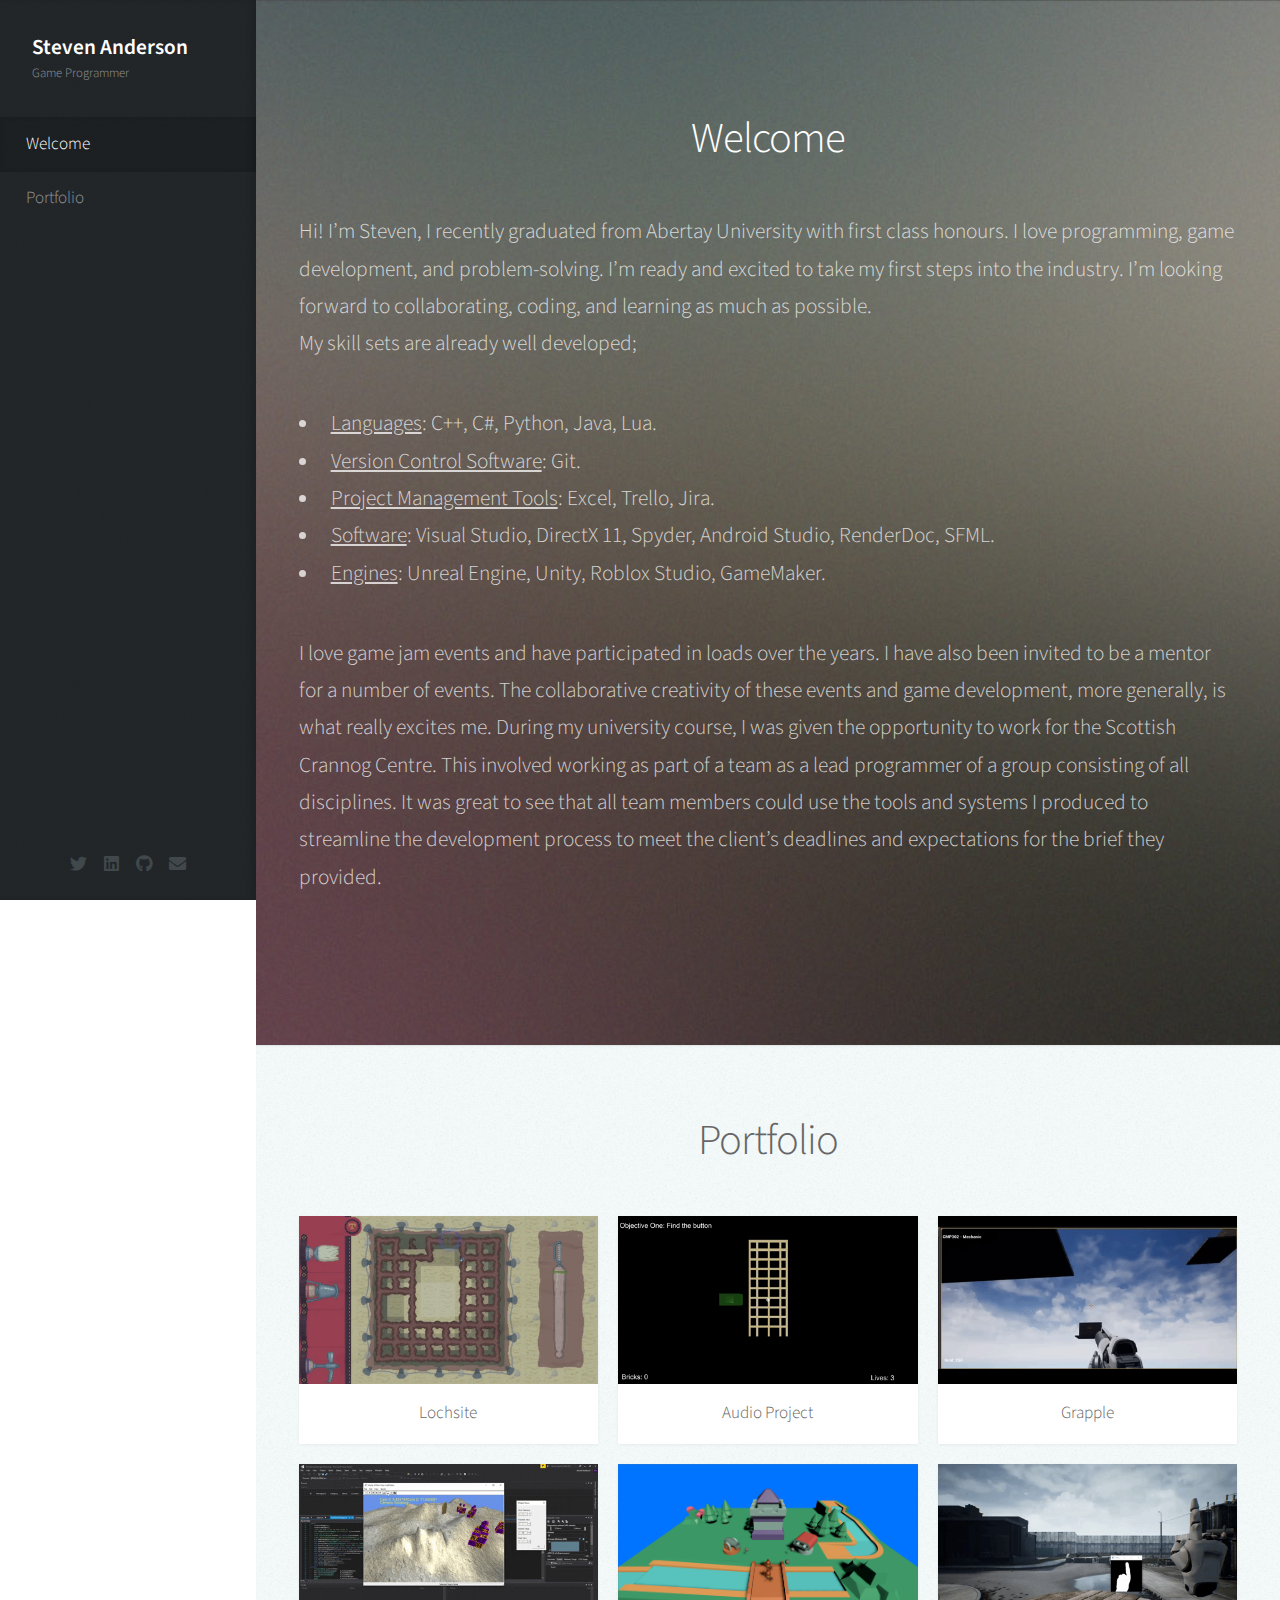
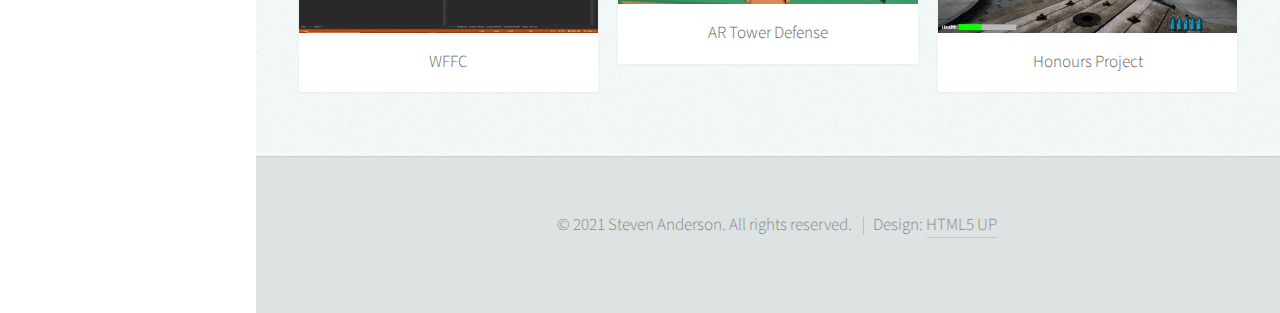
<file: index.html>
﻿<!DOCTYPE HTML>
<!--
	Prologue by HTML5 UP
	html5up.net | @ajlkn
	Free for personal and commercial use under the CCA 3.0 license (html5up.net/license)
-->
<html>
<head>
	<title>Steven Anderson / Programmer</title>
	<meta charset="utf-8" />
	<meta name="viewport" content="width=device-width, initial-scale=1, user-scalable=no" />
	<link rel="stylesheet" href="assets/css/main.css" />
	<link rel="apple-touch-icon" sizes="180x180" href="images/apple-touch-icon.png">
	<link rel="icon" type="image/png" sizes="32x32" href="images/favicon-32x32.png">
	<link rel="icon" type="image/png" sizes="16x16" href="images/favicon-16x16.png">
	<link rel="manifest" href="/site.webmanifest">
</head>
<body class="is-preload">

	<!-- Header -->
	<div id="header">

		<div class="top">

			<!-- Logo -->
			<div id="logo">
				<h1 id="title">Steven Anderson</h1>
				<p>Game Programmer</p>
			</div>

			<!-- Nav -->
			<nav id="nav">
				<ul>
					<!--<li><a href="#Honours" id="top-link">#ADGS2021</a></li>-->
					<li><a href="#Welcome" id="top-link">Welcome</a></li>
					<li><a href="#Portfolio" id="portfolio-link">Portfolio</a></li>
				</ul>
			</nav>

		</div>

		<div class="bottom">

			<!-- Social Icons -->
			<ul class="icons">
				<li><a href="https://twitter.com/SAAnderson94" target="_blank" rel="noopener noreferrer" class="icon brands fa-twitter"><span class="label">Twitter</span></a></li>
				<li><a href="https://www.linkedin.com/in/stevenanderson94/" target="_blank" rel="noopener noreferrer" class="icon brands fa-linkedin"><span class="label">LinkedIn</span></a></li>
				<li><a href="https://github.com/SAnderson-Portfolio" target="_blank" rel="noopener noreferrer" class="icon brands fa-github"><span class="label">Github</span></a></li>
				<li><a href="mailto: stevenanderson994@gmail.com" class="icon solid fa-envelope"><span class="label">Email</span></a></li>
			</ul>

		</div>

	</div>
	<!-- Main -->
	<div id="main">
		<!--<section id="Honours" class="one dark cover">
			<div class="container">
				<header>
					<h2 class="alt"><strong>Honours Project</strong></h2>
				</header>
				<iframe width="560" height="315" src="https://www.youtube.com/embed/Ew53tJyYmo4" title="YouTube video player" frameborder="0" allow="accelerometer; autoplay; clipboard-write; encrypted-media; gyroscope; picture-in-picture" allowfullscreen></iframe>
				<footer>
					<a href="HonoursProject.html" class="button scrolly">More Info</a>
				</footer>
			</div>
	</section>-->
		<!-- Intro -->
		<section id="Welcome" class="one dark cover">
			<div class="container">
				<header>
		<h2 class="alt"><strong>Welcome</strong></h2>
	</header>
				<p style="text-align:left;">
					Hi! I’m Steven, I recently graduated from Abertay University with first class honours. I love programming, game development, and problem-solving. 
					I’m ready and excited to take my first steps into the industry. I’m looking forward to collaborating, coding, and learning as much as possible.<br />
					My skill sets are already well developed;
					<ul>
						<li style="text-align:left;"><u>Languages</u>: C++, C#, Python, Java, Lua.</li>
						<li style="text-align:left;"><u>Version Control Software</u>: Git.</li>
						<li style="text-align:left;"><u>Project Management Tools</u>: Excel, Trello, Jira.</li>
						<li style="text-align:left;"><u>Software</u>: Visual Studio, DirectX 11, Spyder, Android Studio, RenderDoc, SFML.</li>
						<li style="text-align:left;"><u>Engines</u>: Unreal Engine, Unity, Roblox Studio, GameMaker.</li>
					</ul>
				</p>
				<p style="text-align:left;">
					I love game jam events and have participated in loads over the years. I have also been invited to be a mentor for a number of events.
					The collaborative creativity of these events and game development, more generally, is what really excites me.
					During my university course, I was given the opportunity to work for the Scottish Crannog Centre.
					This involved working as part of a team as a lead programmer of a group consisting of all disciplines.
					It was great to see that all team members could use the tools and systems I produced to streamline the development process to meet the client’s deadlines
					and expectations for the brief they provided.
				</p>

			</div>
		</section>

		<!-- Portfolio -->
		<section id="Portfolio" class="two">
			<div class="container">

				<header>
					<h2>Portfolio</h2>
				</header>

				<div class="row">
					<div class="col-4 col-12-mobile">
						<article class="item">
							<a href="Lochsite.html" class="image fit"><img src="images/Lochsite.gif" alt="Roots being cut in game" /></a>
							<header>
								<h3>Lochsite</h3>
							</header>
						</article>

						<article class="item">
							<a href="ToolsProgramming.html" class="image fit"><img src="images/ToolsProject.gif" alt="Terrain being flattened." /></a>
							<header>
								<h3>WFFC</h3>
							</header>
						</article>

					</div>
					<div class="col-4 col-12-mobile">
						<article class="item">
							<a href="AudioProject.html" class="image fit"><img src="images/AudioProject.gif" alt="Audio project intro" /></a>
							<header>
								<h3>Audio Project</h3>
							</header>
						</article>

						<article class="item">
							<a href="VitaProject.html" class="image fit"><img src="images/VitaMenu.png" alt="Win screen of AR Vita game." /></a>
							<header>
								<h3>AR Tower Defense</h3>
							</header>
						</article>

					</div>
					<div class="col-4 col-12-mobile">
						<article class="item">
							<a href="Grapple.html" class="image fit"><img src="images/Grapple.gif" alt="Grappling to grapple point." /></a>
							<header>
								<h3>Grapple</h3>
							</header>
						</article>
						<article class="item">
							<a href="HonoursProject.html" class="image fit"><img src="images/Honours.gif" alt="Some gestures." /></a>
							<header>
								<h3>Honours Project</h3>
							</header>
						</article>
					</div>
				</div>

			</div>
		</section>

	</div>
	
	<!-- Footer -->
	<div id="footer">

		<!-- Copyright -->
		<ul class="copyright">
			<li>&copy; 2021 Steven Anderson. All rights reserved.</li>
			<li>Design: <a href="http://html5up.net">HTML5 UP</a></li>
		</ul>

	</div>

	<!-- Scripts -->
	<script src="assets/js/jquery.min.js"></script>
	<script src="assets/js/jquery.scrolly.min.js"></script>
	<script src="assets/js/jquery.scrollex.min.js"></script>
	<script src="assets/js/browser.min.js"></script>
	<script src="assets/js/breakpoints.min.js"></script>
	<script src="assets/js/util.js"></script>
	<script src="assets/js/main.js"></script>

</body>
</html>
</file>
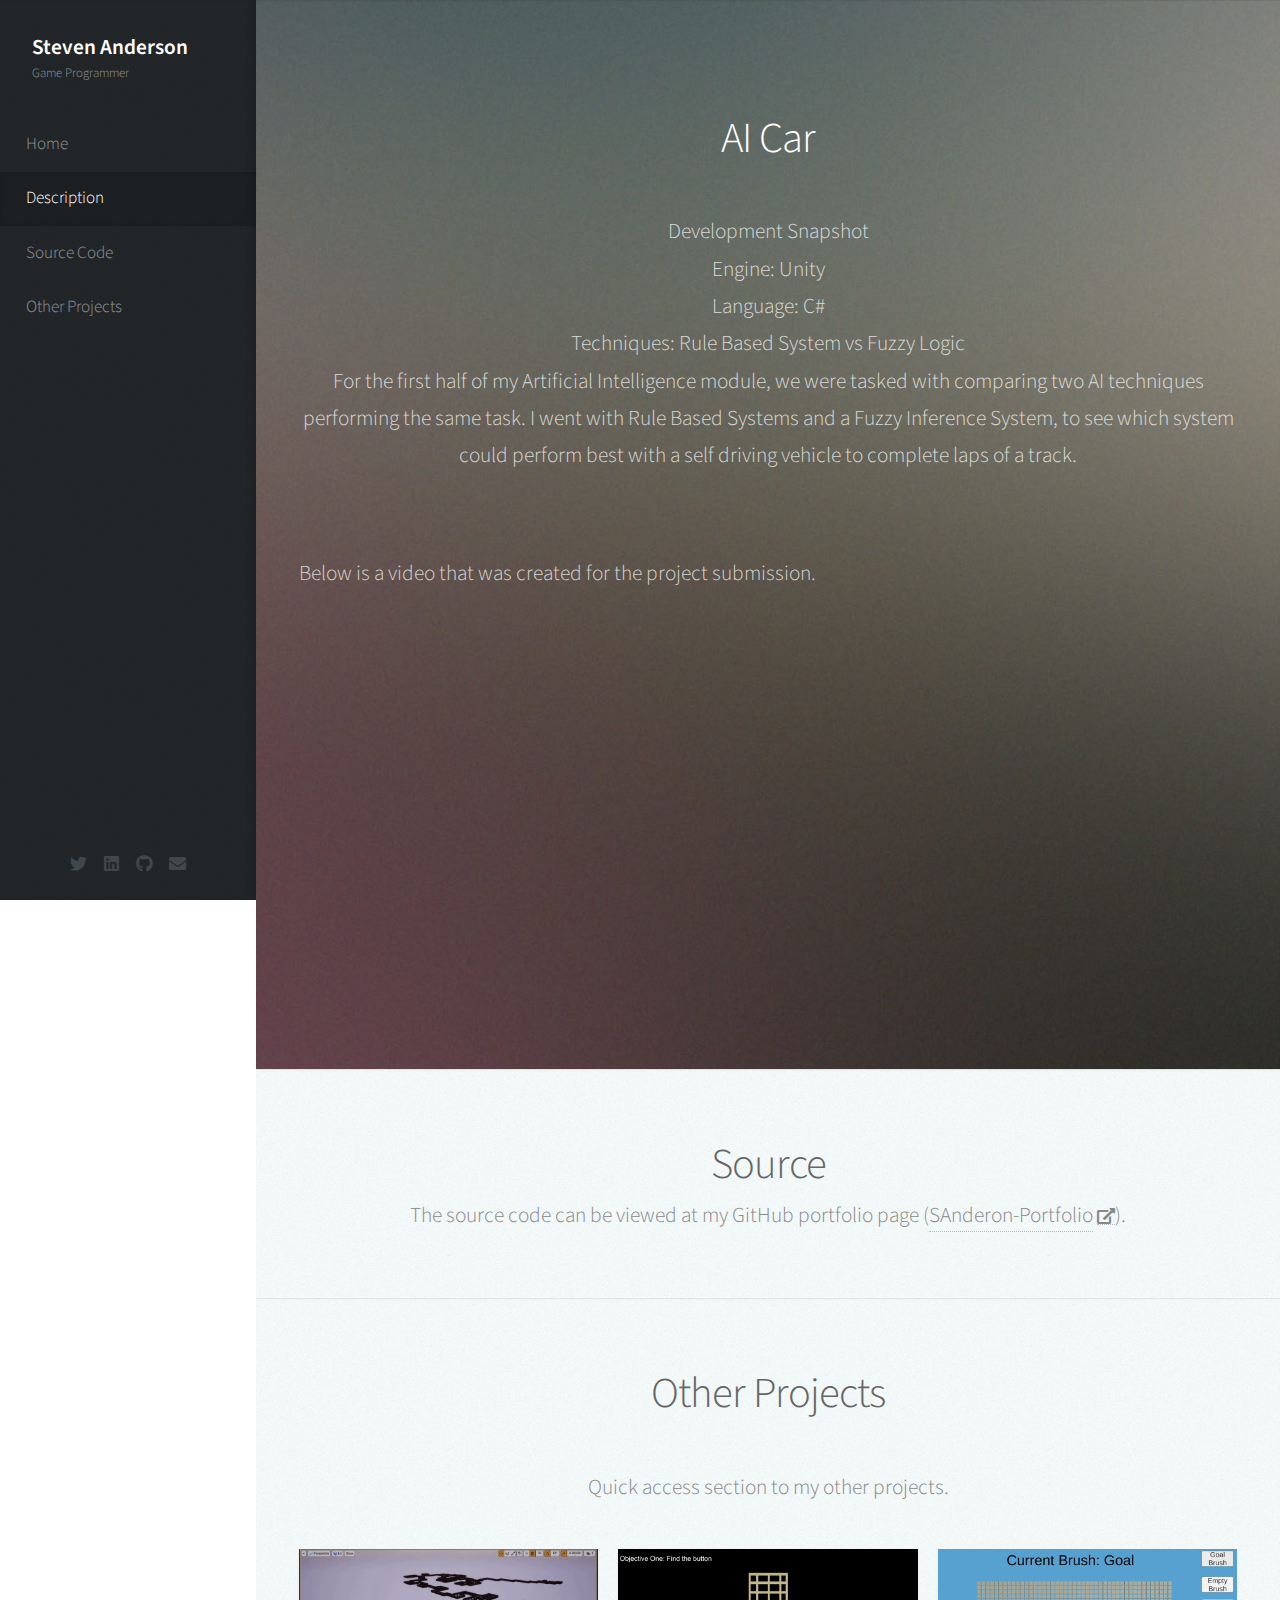
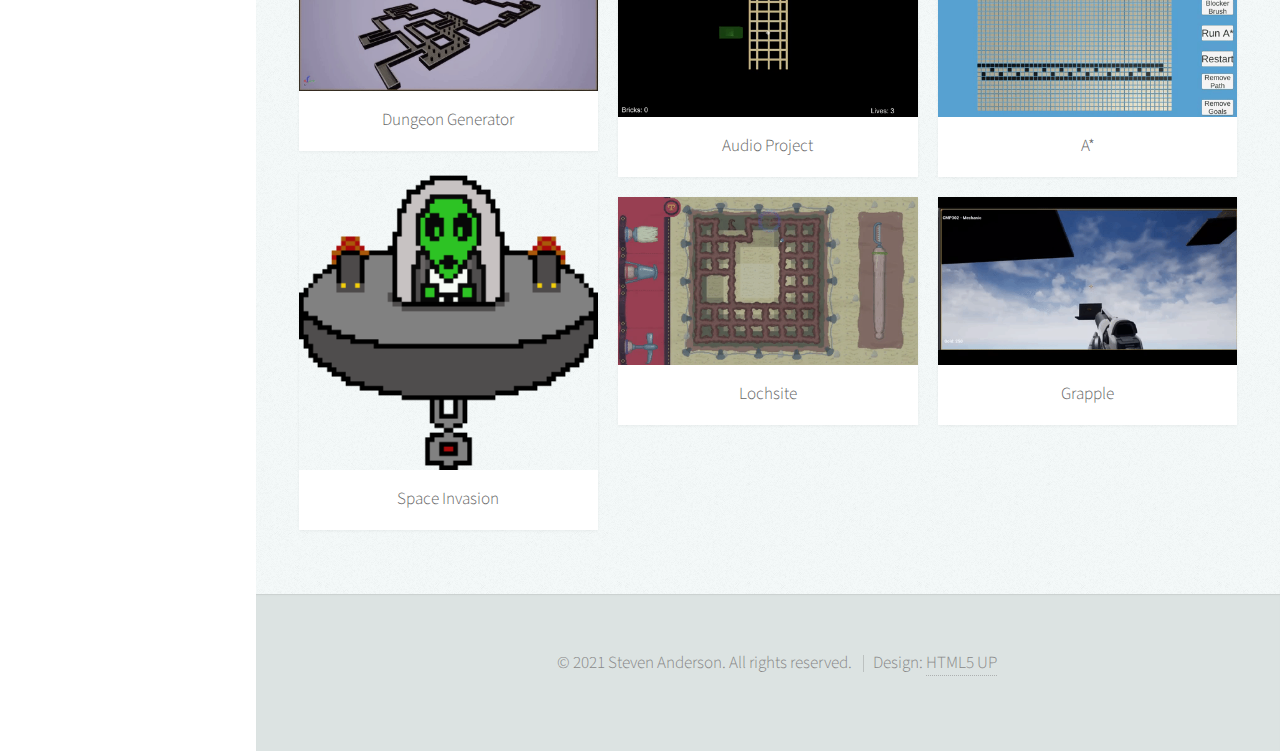
<file: AICar.html>
﻿<!DOCTYPE HTML>
<html>
<head>
    <title>AI Car</title>
    <meta charset="utf-8" />
    <meta name="viewport" content="width=device-width, initial-scale=1, user-scalable=no" />
    <link rel="apple-touch-icon" sizes="180x180" href="images/apple-touch-icon.png">
    <link rel="icon" type="image/png" sizes="32x32" href="images/favicon-32x32.png">
    <link rel="icon" type="image/png" sizes="16x16" href="images/favicon-16x16.png">
    <link rel="manifest" href="/site.webmanifest">
    <link rel="stylesheet" href="assets/css/main.css" />
</head>
<body class="is-preload">

    <!-- Header -->
    <div id="header">

        <div class="top">

            <!-- Logo -->
            <div id="logo">
                <h1 id="title">Steven Anderson</h1>
                <p>Game Programmer</p>
            </div>

            <!-- Nav -->
            <nav id="nav">
                <ul>
                    <li><a href="index.html" id="home">Home</a></li>
                    <li><a href="#Description" id="description">Description</a></li>
                    <li><a href="#Source" id="source-code">Source Code</a></li>
                    <li><a href="#OtherProjects" id="portfolio-link">Other Projects</a></li>
                </ul>
            </nav>

        </div>

        <div class="bottom">

            <!-- Social Icons -->
            <ul class="icons">
                <li><a href="https://twitter.com/SAAnderson94" target="_blank" rel="noopener noreferrer" class="icon brands fa-twitter"><span class="label">Twitter</span></a></li>
                <li><a href="https://www.linkedin.com/in/stevenanderson94/" target="_blank" rel="noopener noreferrer" class="icon brands fa-linkedin"><span class="label">LinkedIn</span></a></li>
                <li><a href="https://github.com/SAnderson-Portfolio" target="_blank" rel="noopener noreferrer" class="icon brands fa-github"><span class="label">Github</span></a></li>
                <li><a href="mailto: stevenanderson994@gmail.com" class="icon solid fa-envelope"><span class="label">Email</span></a></li>
            </ul>

        </div>

    </div>

    <!-- Main -->
    <div id="main">

        <!-- Description -->
        <section id="Description" class="one dark cover">
            <div class="container">

                <header>
                    <h2 class="alt"><strong>AI Car</strong></h2>
                </header>
                <p>
                    Development Snapshot<br />
                    <b>Engine</b>: Unity<br />
                    <b>Language</b>: C#<br />
                    <b>Techniques</b>: Rule Based System vs Fuzzy Logic<br />
                    For the first half of my Artificial Intelligence module, we were tasked with comparing two AI techniques performing the same task. I went with Rule Based Systems and a Fuzzy Inference System,
                    to see which system could perform best with a self driving vehicle to complete laps of a track.
                </p>
                <p style="text-align:left;">

                    <br />
                    Below is a video that was created for the project submission.
                </p>
                <iframe width="560" height="315" src="https://www.youtube.com/embed/WxdphG1St3A" title="YouTube video player" frameborder="0" allow="accelerometer; autoplay; clipboard-write; encrypted-media; gyroscope; picture-in-picture" allowfullscreen></iframe>
            </div>
        </section>

        <!-- Source -->
        <section id="Source" class="two">
            <div class="container">
                <h2 class="alt"><strong>Source</strong></h2>
                The source code can be viewed at my GitHub portfolio page
                (<a href="https://github.com/SAnderson-Portfolio/AICar-Source/blob/main/CarEngine.cs" target="_blank" rel="noopener noreferrer">SAnderon-Portfolio</a>
                <a href="https://github.com/SAnderson-Portfolio/AICar-Source/blob/main/CarEngine.cs" class="fas fa-external-link-alt" style="font-size:16px"></a>).
            </div>
        </section>

        <!-- Other Projects -->
        <section id="OtherPojects" class="two">
            <div class="container">

                <header>
                    <h2>Other Projects</h2>
                </header>

                <p>
                    Quick access section to my other projects.
                </p>

                <div class="row">
                    <div class="col-4 col-12-mobile">
                        <article class="item">
                            <a href="dungeon.html" class="image fit"><img src="images/Maps.gif" alt="Gif of different maps" /></a>
                            <header>
                                <h3>Dungeon Generator</h3>
                            </header>
                        </article>
                        <article class="item">
                            <a href="SpaceInvasion.html" class="image fit"><img src="images/enemySheet.gif" alt="Enemy animation" /></a>
                            <header>
                                <h3>Space Invasion</h3>
                            </header>
                        </article>
                    </div>
                    <div class="col-4 col-12-mobile">
                        <article class="item">
                            <a href="AudioProject.html" class="image fit"><img src="images/AudioProject.gif" alt="Audio project intro" /></a>
                            <header>
                                <h3>Audio Project</h3>
                            </header>
                        </article>
                        <article class="item">
                            <a href="Lochsite.html" class="image fit"><img src="images/Lochsite.gif" alt="Roots being cut in game" /></a>
                            <header>
                                <h3>Lochsite</h3>
                            </header>
                        </article>

                    </div>
                    <div class="col-4 col-12-mobile">
                        <article class="item">
                            <a href="AStar.html" class="image fit"><img src="images/AStar.gif" alt="AStar making a path." /></a>
                            <header>
                                <h3>A*</h3>
                            </header>
                        </article>
                        <article class="item">
                            <a href="Grapple.html" class="image fit"><img src="images/Grapple.gif" alt="Grappling to grapple point." /></a>
                            <header>
                                <h3>Grapple</h3>
                            </header>
                        </article>
                    </div>
                </div>

            </div>
        </section>
    </div>

    <!-- Footer -->
    <div id="footer">

        <!-- Copyright -->
        <ul class="copyright">
            <li>&copy; 2021 Steven Anderson. All rights reserved.</li>
            <li>Design: <a href="http://html5up.net">HTML5 UP</a></li>
        </ul>

    </div>

    <!-- Scripts -->
    <script src="assets/js/jquery.min.js"></script>
    <script src="assets/js/jquery.scrolly.min.js"></script>
    <script src="assets/js/jquery.scrollex.min.js"></script>
    <script src="assets/js/browser.min.js"></script>
    <script src="assets/js/breakpoints.min.js"></script>
    <script src="assets/js/util.js"></script>
    <script src="assets/js/main.js"></script>

</body>
</html>
</file>
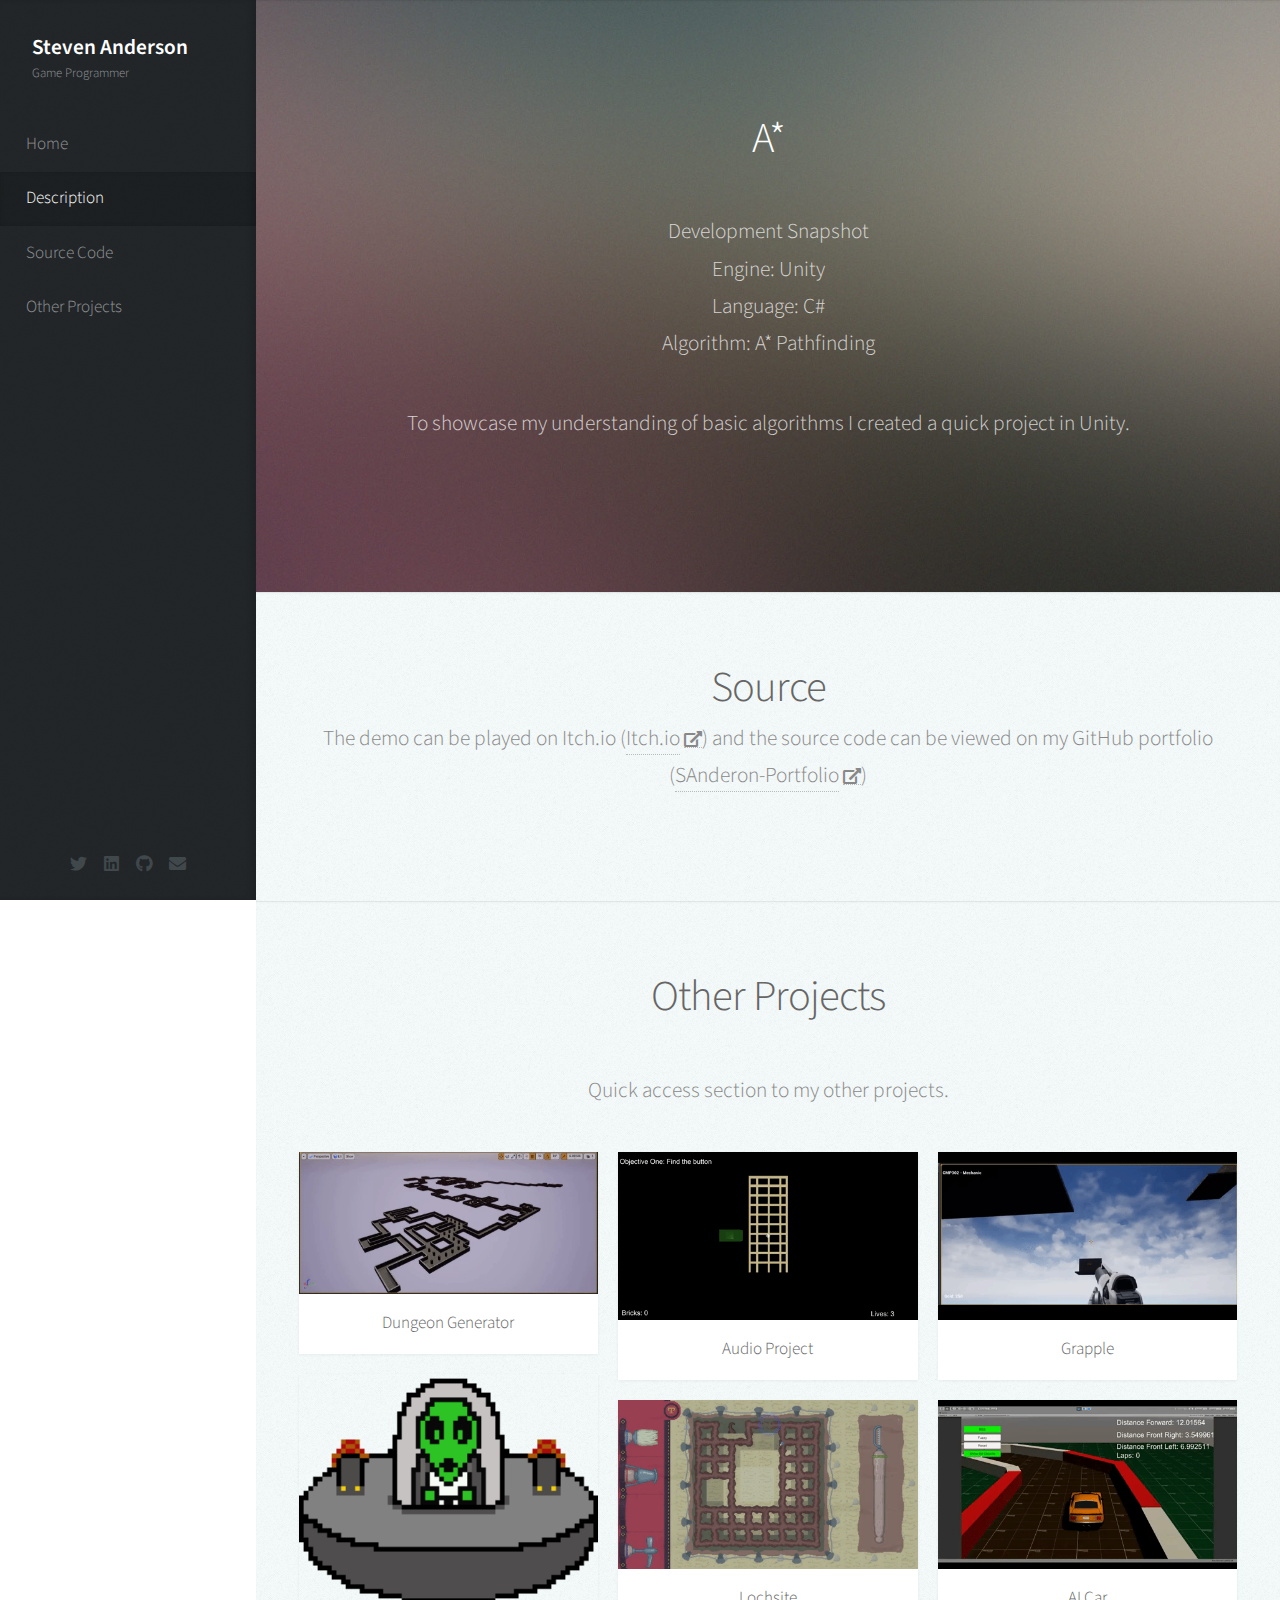
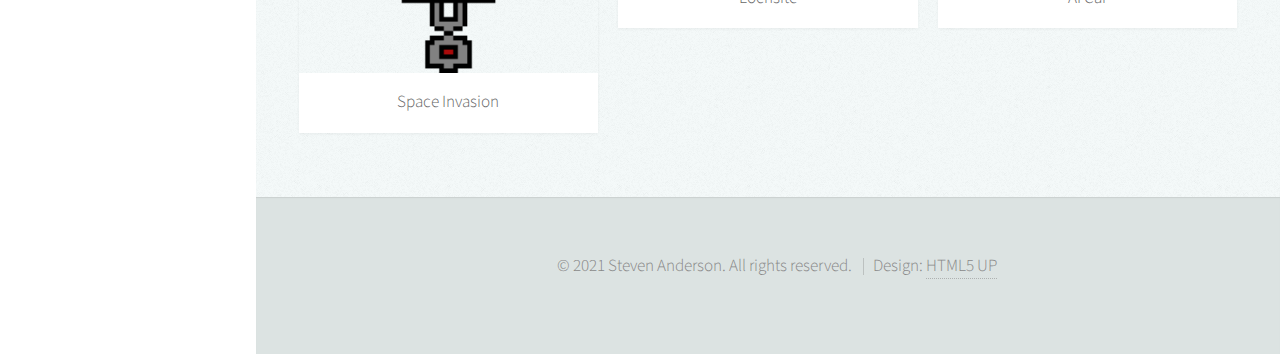
<file: AStar.html>
﻿<!DOCTYPE HTML>
<html>
<head>
    <title>A*</title>
    <meta charset="utf-8" />
    <meta name="viewport" content="width=device-width, initial-scale=1, user-scalable=no" />
    <link rel="apple-touch-icon" sizes="180x180" href="images/apple-touch-icon.png">
    <link rel="icon" type="image/png" sizes="32x32" href="images/favicon-32x32.png">
    <link rel="icon" type="image/png" sizes="16x16" href="images/favicon-16x16.png">
    <link rel="manifest" href="/site.webmanifest">
    <link rel="stylesheet" href="assets/css/main.css" />
</head>
<body class="is-preload">

    <!-- Header -->
    <div id="header">

        <div class="top">

            <!-- Logo -->
            <div id="logo">
                <h1 id="title">Steven Anderson</h1>
                <p>Game Programmer</p>
            </div>

            <!-- Nav -->
            <nav id="nav">
                <ul>
                    <li><a href="index.html" id="home">Home</a></li>
                    <li><a href="#Description" id="description">Description</a></li>
                    <li><a href="#Source" id="source-code">Source Code</a></li>
                    <li><a href="#OtherProjects" id="portfolio-link">Other Projects</a></li>
                </ul>
            </nav>

        </div>

        <div class="bottom">

            <!-- Social Icons -->
            <ul class="icons">
                <li><a href="https://twitter.com/SAAnderson94" target="_blank" rel="noopener noreferrer" class="icon brands fa-twitter"><span class="label">Twitter</span></a></li>
                <li><a href="https://www.linkedin.com/in/stevenanderson94/" target="_blank" rel="noopener noreferrer" class="icon brands fa-linkedin"><span class="label">LinkedIn</span></a></li>
                <li><a href="https://github.com/SAnderson-Portfolio" target="_blank" rel="noopener noreferrer" class="icon brands fa-github"><span class="label">Github</span></a></li>
                <li><a href="mailto: stevenanderson994@gmail.com" class="icon solid fa-envelope"><span class="label">Email</span></a></li>
            </ul>

        </div>

    </div>

    <!-- Main -->
    <div id="main">

        <!-- Description -->
        <section id="Description" class="one dark cover">
            <div class="container">

                <header>
                    <h2 class="alt"><strong>A*</strong></h2>
                </header>
                <p>
                    Development Snapshot<br />
                    <b>Engine</b>: Unity<br />
                    <b>Language</b>: C#<br />
                    <b>Algorithm</b>: A* Pathfinding<br />

                </p>
                <p>To showcase my understanding of basic algorithms I created a quick project in Unity.</p>
            </div>
        </section>

        <!-- Source -->
        <section id="Source" class="two">
            <div class="container">
                <h2 class="alt"><strong>Source</strong></h2>
                <p>
                    The demo can be played on Itch.io
                    (<a href="https://s-anderson.itch.io/astar" target="_blank" rel="noopener noreferrer">Itch.io</a> <a href="https://s-anderson.itch.io/astar" class="fas fa-external-link-alt" style="font-size:16px"></a>)
                    and the source code can be viewed on my GitHub portfolio
                    (<a href="https://github.com/SAnderson-Portfolio/AStar" target="_blank" rel="noopener noreferrer">SAnderon-Portfolio</a> <a href="https://github.com/SAnderson-Portfolio/AStar" class="fas fa-external-link-alt" style="font-size:16px"></a>)
                </p>
            </div>
        </section>

        <!-- Other Projects -->
        <section id="OtherProjects" class="two">
            <div class="container">

                <header>
                    <h2>Other Projects</h2>
                </header>

                <p>
                    Quick access section to my other projects.
                </p>

                <div class="row">
                    <div class="col-4 col-12-mobile">
                        <article class="item">
                            <a href="dungeon.html" class="image fit"><img src="images/Maps.gif" alt="Gif of different maps" /></a>
                            <header>
                                <h3>Dungeon Generator</h3>
                            </header>
                        </article>
                        <article class="item">
                            <a href="SpaceInvasion.html" class="image fit"><img src="images/enemySheet.gif" alt="Enemy animation" /></a>
                            <header>
                                <h3>Space Invasion</h3>
                            </header>
                        </article>
                    </div>
                    <div class="col-4 col-12-mobile">
                        <article class="item">
                            <a href="AudioProject.html" class="image fit"><img src="images/AudioProject.gif" alt="Audio project intro" /></a>
                            <header>
                                <h3>Audio Project</h3>
                            </header>
                        </article>
                        <article class="item">
                            <a href="Lochsite.html" class="image fit"><img src="images/Lochsite.gif" alt="Roots being cut in game" /></a>
                            <header>
                                <h3>Lochsite</h3>
                            </header>
                        </article>

                        
                    </div>
                    <div class="col-4 col-12-mobile">
                        <article class="item">
                            <a href="Grapple.html" class="image fit"><img src="images/Grapple.gif" alt="Grappling to grapple point." /></a>
                            <header>
                                <h3>Grapple</h3>
                            </header>
                        </article>
                        <article class="item">
                            <a href="AICar.html" class="image fit"><img src="images/AICar.gif" alt="Car turning a corner" /></a>
                            <header>
                                <h3>AI Car</h3>
                            </header>
                        </article>
                    </div>
                </div>

            </div>
        </section>
    </div>

    <!-- Footer -->
    <div id="footer">

        <!-- Copyright -->
        <ul class="copyright">
            <li>&copy; 2021 Steven Anderson. All rights reserved.</li>
            <li>Design: <a href="http://html5up.net">HTML5 UP</a></li>
        </ul>

    </div>

    <!-- Scripts -->
    <script src="assets/js/jquery.min.js"></script>
    <script src="assets/js/jquery.scrolly.min.js"></script>
    <script src="assets/js/jquery.scrollex.min.js"></script>
    <script src="assets/js/browser.min.js"></script>
    <script src="assets/js/breakpoints.min.js"></script>
    <script src="assets/js/util.js"></script>
    <script src="assets/js/main.js"></script>

</body>
</html>
</file>
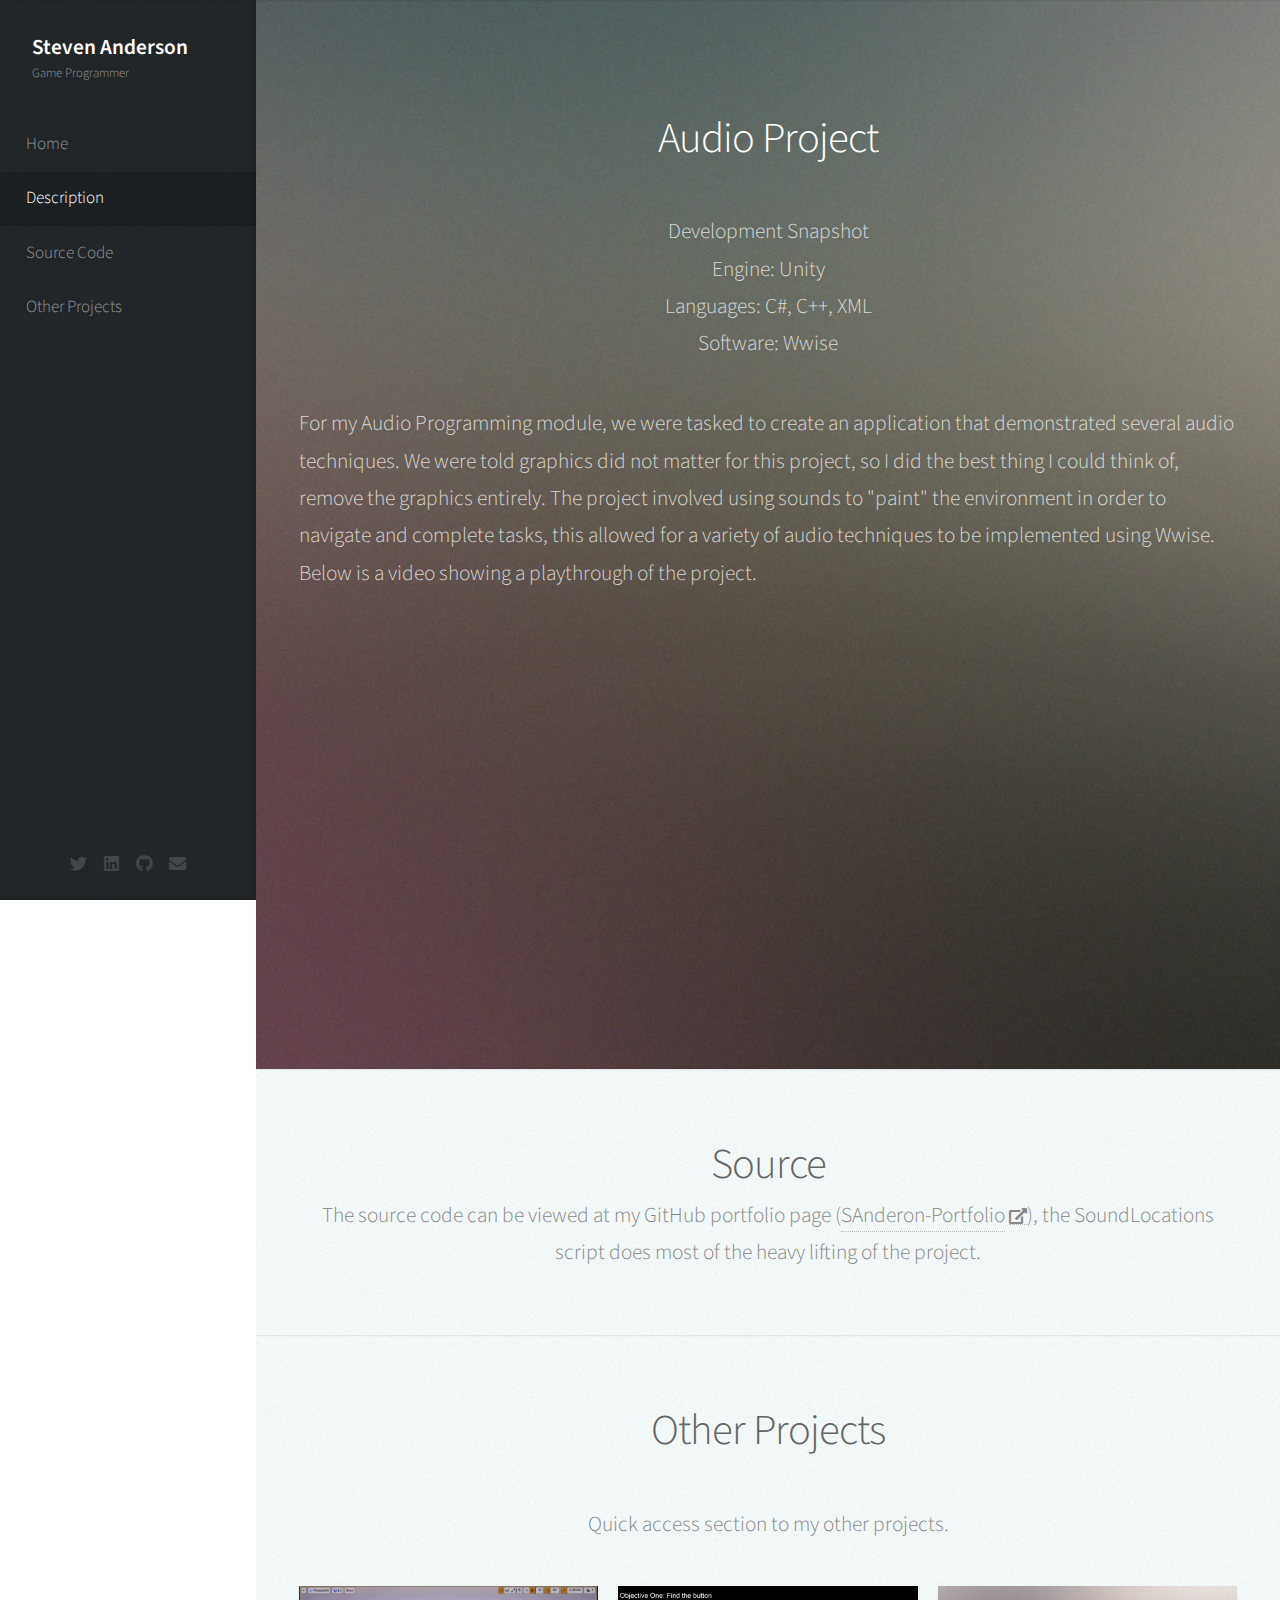
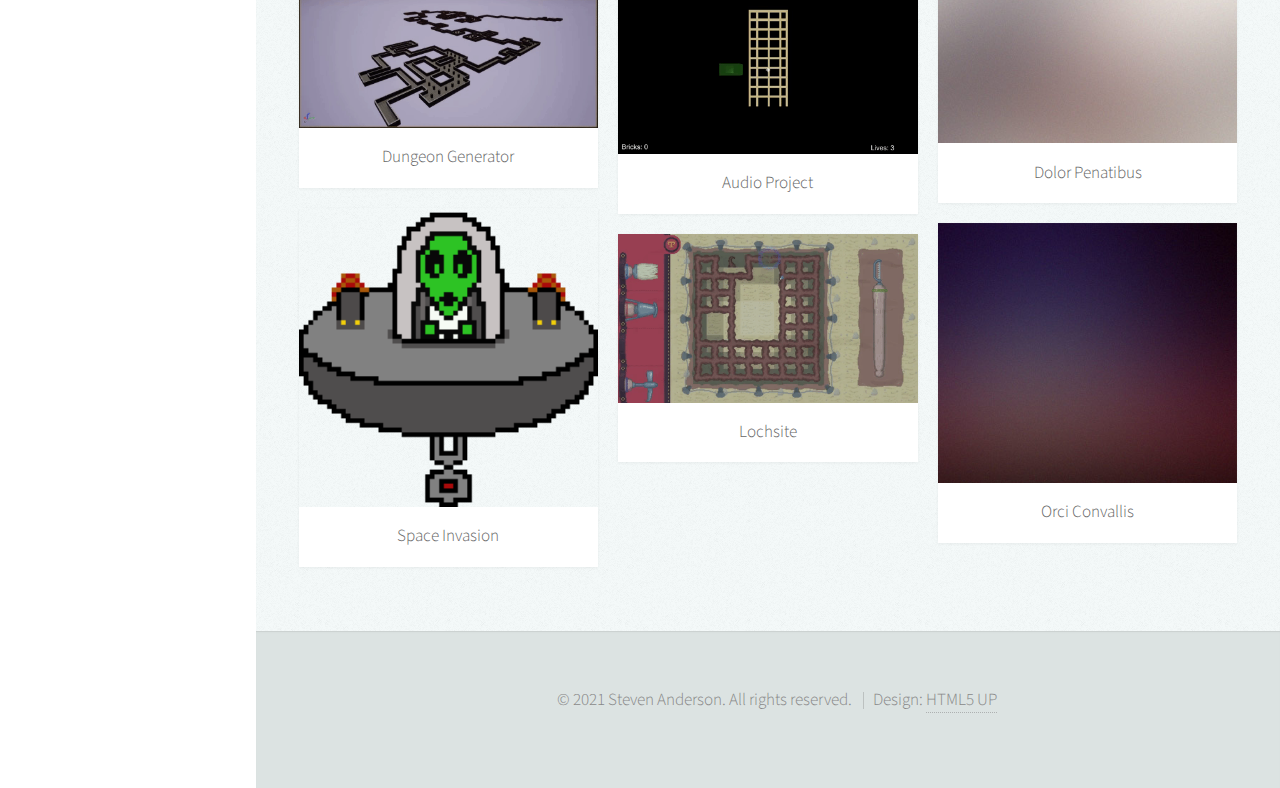
<file: AudioProject.html>
﻿<!DOCTYPE HTML>
<html>
<head>
    <title>Audio Project</title>
    <meta charset="utf-8" />
    <meta name="viewport" content="width=device-width, initial-scale=1, user-scalable=no" />
    <link rel="stylesheet" href="assets/css/main.css" />
</head>
<body class="is-preload">

    <!-- Header -->
    <div id="header">

        <div class="top">

            <!-- Logo -->
            <div id="logo">
                <h1 id="title">Steven Anderson</h1>
                <p>Game Programmer</p>
            </div>

            <!-- Nav -->
            <nav id="nav">
                <ul>
                    <li><a href="index.html" id="home">Home</a></li>
                    <li><a href="#Description" id="description">Description</a></li>
                    <li><a href="#Source" id="source-code">Source Code</a></li>
                    <li><a href="#OtherProjects" id="portfolio-link">Other Projects</a></li>
                </ul>
            </nav>

        </div>

        <div class="bottom">

            <!-- Social Icons -->
            <ul class="icons">
                <li><a href="https://twitter.com/SAAnderson94" target="_blank" rel="noopener noreferrer" class="icon brands fa-twitter"><span class="label">Twitter</span></a></li>
                <li><a href="https://www.linkedin.com/in/stevenanderson94/" target="_blank" rel="noopener noreferrer" class="icon brands fa-linkedin"><span class="label">LinkedIn</span></a></li>
                <li><a href="https://github.com/SAnderson-Portfolio" target="_blank" rel="noopener noreferrer" class="icon brands fa-github"><span class="label">Github</span></a></li>
                <li><a href="mailto: stevenanderson994@gmail.com" class="icon solid fa-envelope"><span class="label">Email</span></a></li>
            </ul>

        </div>

    </div>

    <!-- Main -->
    <div id="main">

        <!-- Description -->
        <section id="Description" class="one dark cover">
            <div class="container">

                <header>
                    <h2 class="alt"><strong>Audio Project</strong></h2>
                </header>
                <p>
                    Development Snapshot<br />
                    <b>Engine</b>: Unity<br />
                    <b>Languages</b>: C#, C++, XML<br />
                    <b>Software</b>: Wwise<br />

                </p>
                <p style="text-align:left;">
                    For my Audio Programming module, we were tasked to create an application that demonstrated several audio techniques. We were told graphics did not matter for this project,
                    so I did the best thing I could think of, remove the graphics entirely. The project involved using sounds to "paint" the environment in order to navigate and complete tasks,
                    this allowed for a variety of audio techniques to be implemented using Wwise. 
                    <br />
                    Below is a video showing a playthrough of the project.
                </p>
                <iframe width="560" height="315" src="https://www.youtube.com/embed/ESlkQ-C9n3A" title="YouTube video player" frameborder="0" allow="accelerometer; autoplay; clipboard-write; encrypted-media; gyroscope; picture-in-picture" allowfullscreen></iframe>
            </div>
        </section>

        <!-- Source -->
        <section id="Source" class="two">
            <div class="container">
                <h2 class="alt"><strong>Source</strong></h2>
                The source code can be viewed at my GitHub portfolio page
                (<a href="https://github.com/SAnderson-Portfolio/AudioProject-Source" target="_blank" rel="noopener noreferrer">SAnderon-Portfolio</a> 
                <a href="https://github.com/SAnderson-Portfolio/AudioProject-Source" class="fas fa-external-link-alt" style="font-size:16px"></a>), the SoundLocations script does most of the heavy lifting of the project.
            </div>
        </section>

        <!-- Other Projects -->
        <section id="OtherProjects" class="two">
            <div class="container">

                <header>
                    <h2>Other Projects</h2>
                </header>

                <p>
                    Quick access section to my other projects.
                </p>

                <div class="row">
                    <div class="col-4 col-12-mobile">
                        <article class="item">
                            <a href="dungeon.html" class="image fit"><img src="images/Maps.gif" alt="Gif of different maps" /></a>
                            <header>
                                <h3>Dungeon Generator</h3>
                            </header>
                        </article>
                        <article class="item">
                            <a href="SpaceInvasion.html" class="image fit"><img src="images/enemySheet.gif" alt="Enemy animation" /></a>
                            <header>
                                <h3>Space Invasion</h3>
                            </header>
                        </article>
                    </div>
                    <div class="col-4 col-12-mobile">
                        <article class="item">
                            <a href="AudioProject.html" class="image fit"><img src="images/AudioProject.gif" alt="Audio project intro" /></a>
                            <header>
                                <h3>Audio Project</h3>
                            </header>
                        </article>
                        <article class="item">
                            <a href="Lochsite.html" class="image fit"><img src="images/Lochsite.gif" alt="Roots being cut in game" /></a>
                            <header>
                                <h3>Lochsite</h3>
                            </header>
                        </article>
                    </div>
                    <div class="col-4 col-12-mobile">
                        <article class="item">
                            <a href="#" class="image fit"><img src="images/pic06.jpg" alt="" /></a>
                            <header>
                                <h3>Dolor Penatibus</h3>
                            </header>
                        </article>
                        <article class="item">
                            <a href="#" class="image fit"><img src="images/pic07.jpg" alt="" /></a>
                            <header>
                                <h3>Orci Convallis</h3>
                            </header>
                        </article>
                    </div>
                </div>

            </div>
        </section>
    </div>

    <!-- Footer -->
    <div id="footer">

        <!-- Copyright -->
        <ul class="copyright">
            <li>&copy; 2021 Steven Anderson. All rights reserved.</li>
            <li>Design: <a href="http://html5up.net">HTML5 UP</a></li>
        </ul>

    </div>

    <!-- Scripts -->
    <script src="assets/js/jquery.min.js"></script>
    <script src="assets/js/jquery.scrolly.min.js"></script>
    <script src="assets/js/jquery.scrollex.min.js"></script>
    <script src="assets/js/browser.min.js"></script>
    <script src="assets/js/breakpoints.min.js"></script>
    <script src="assets/js/util.js"></script>
    <script src="assets/js/main.js"></script>

</body>
</html>
</file>
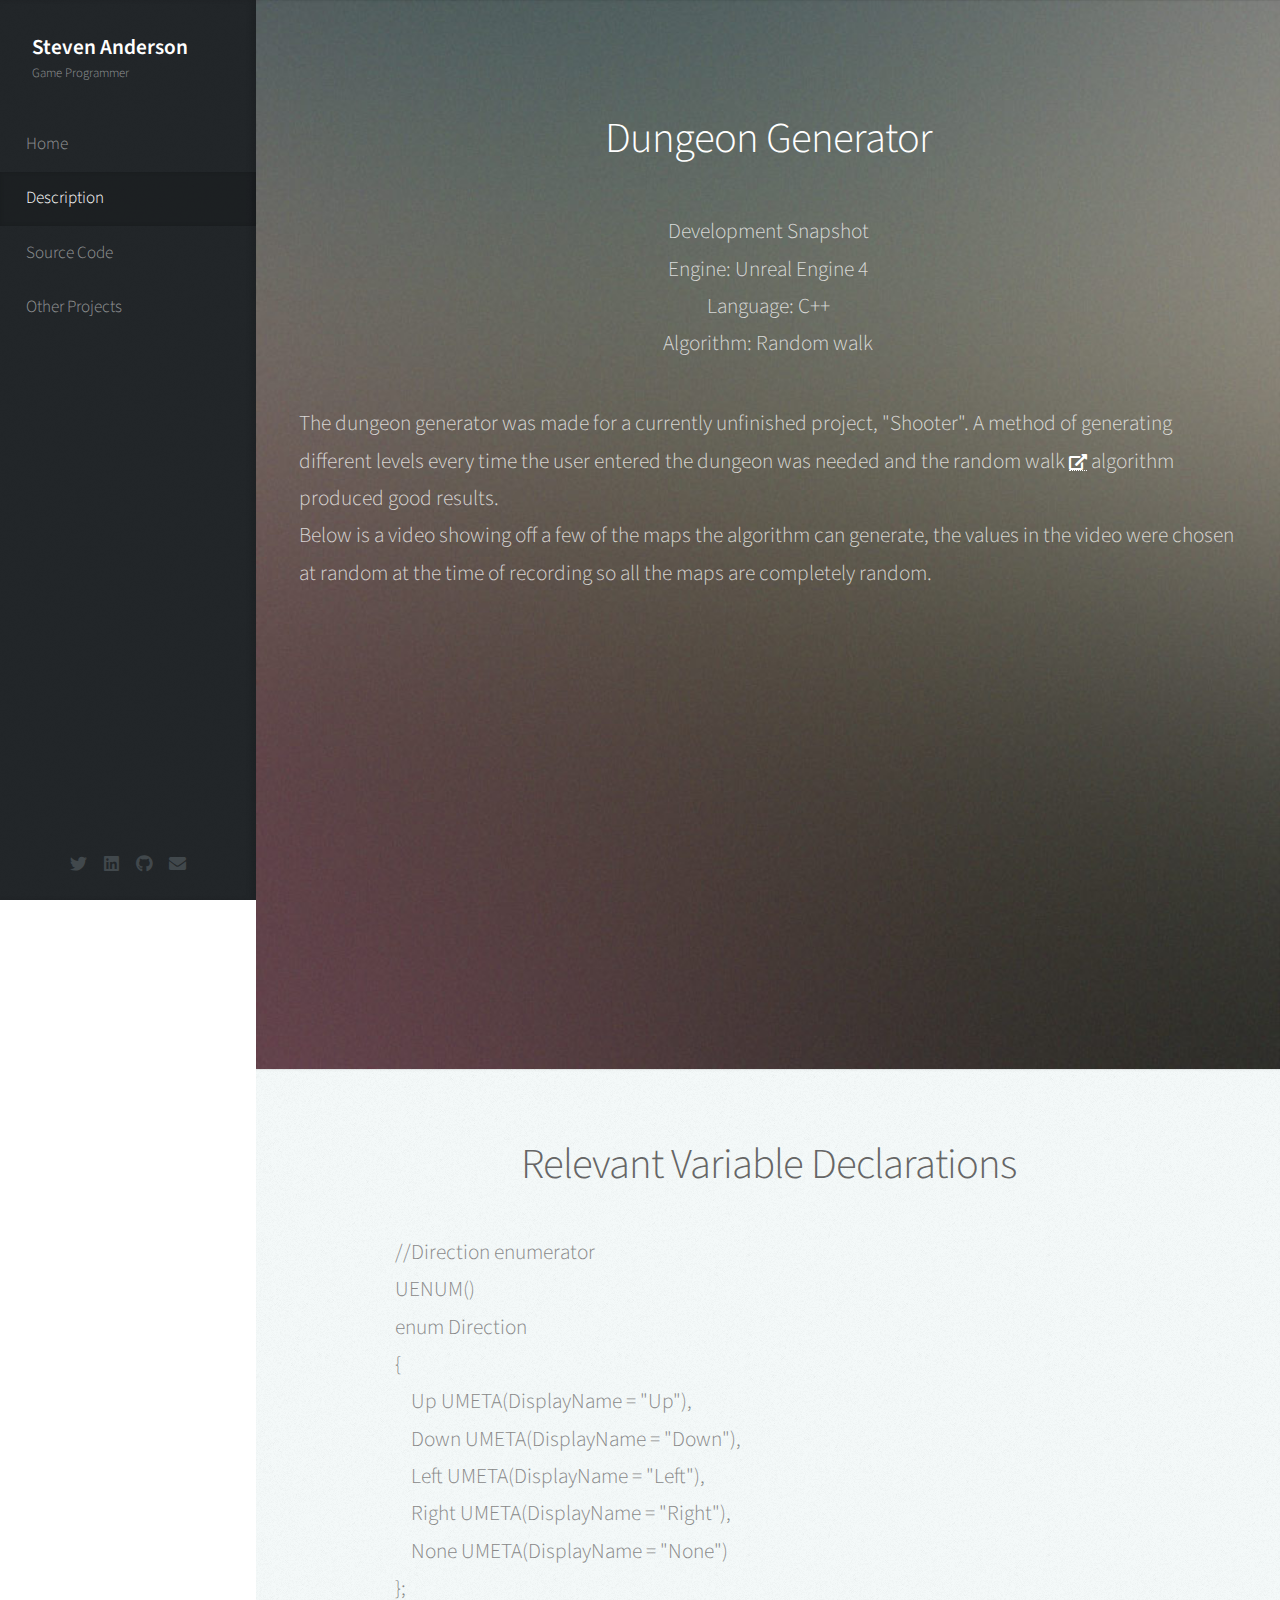
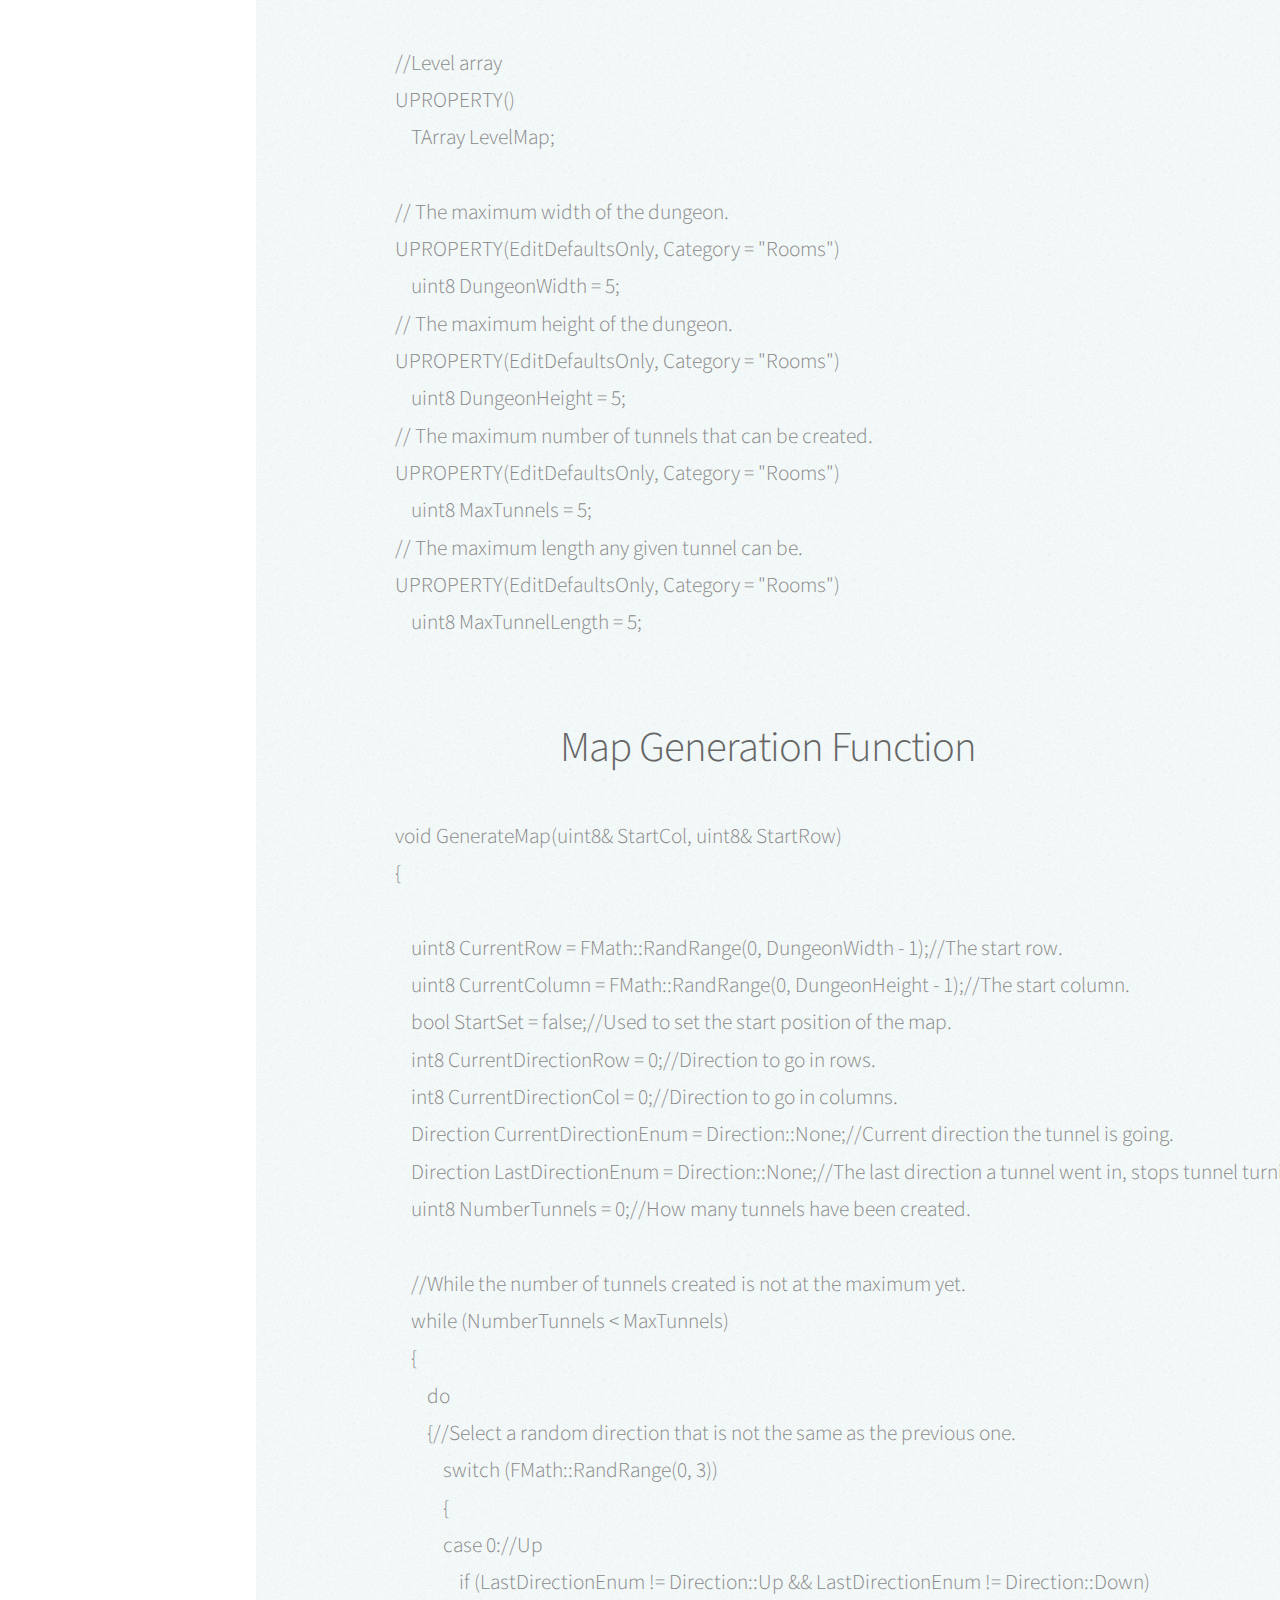
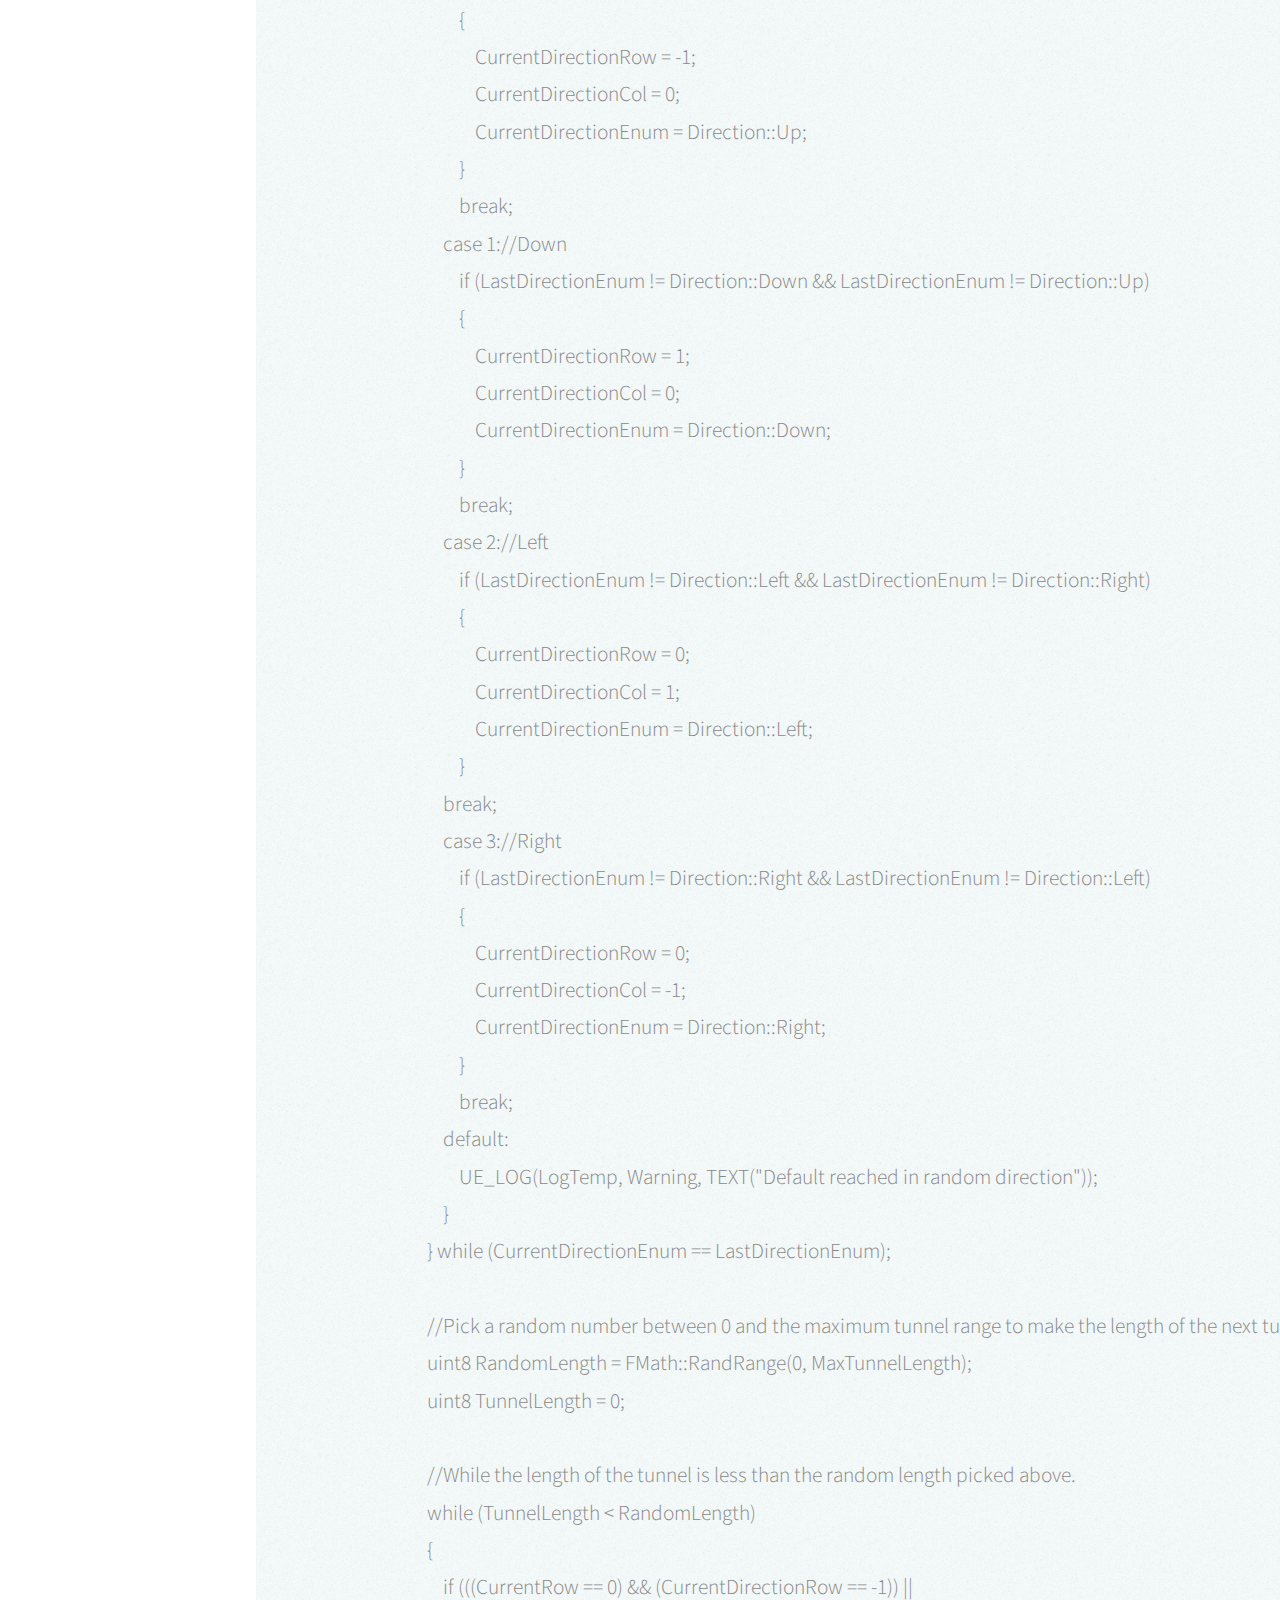
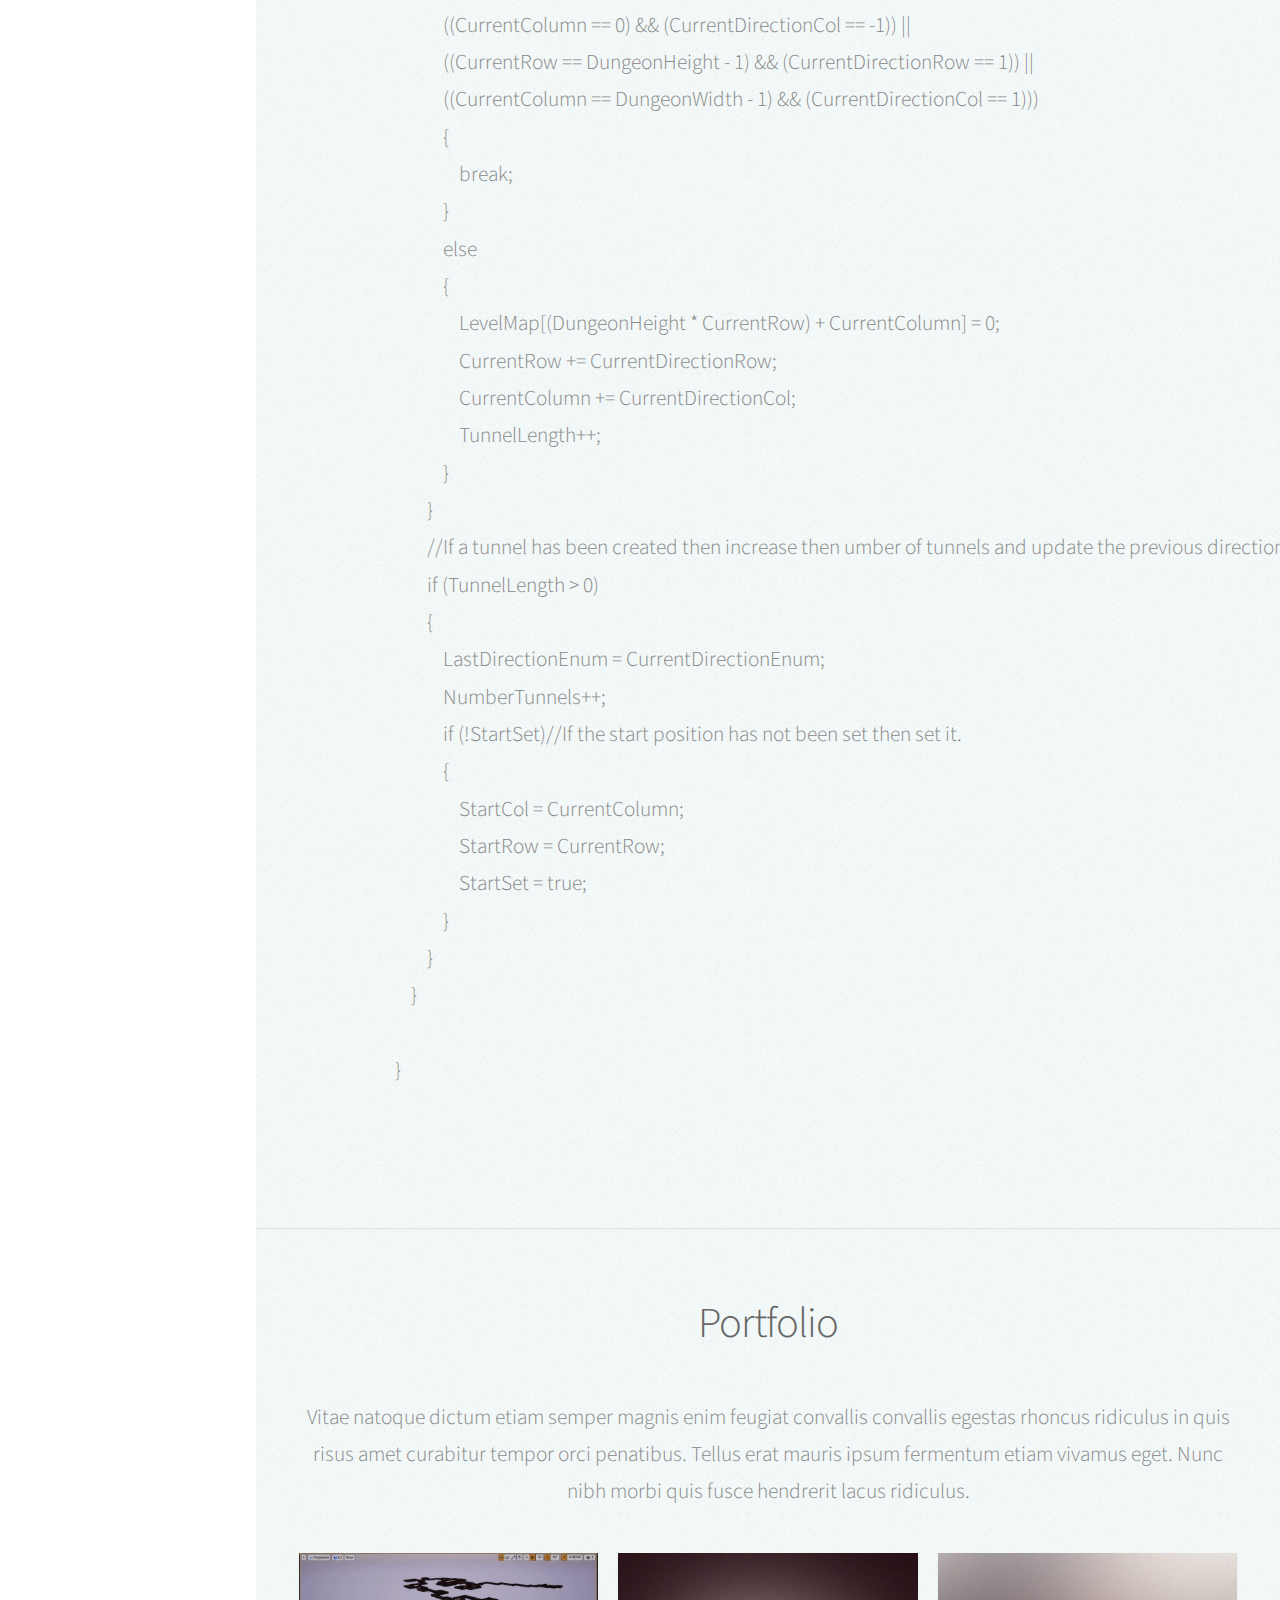
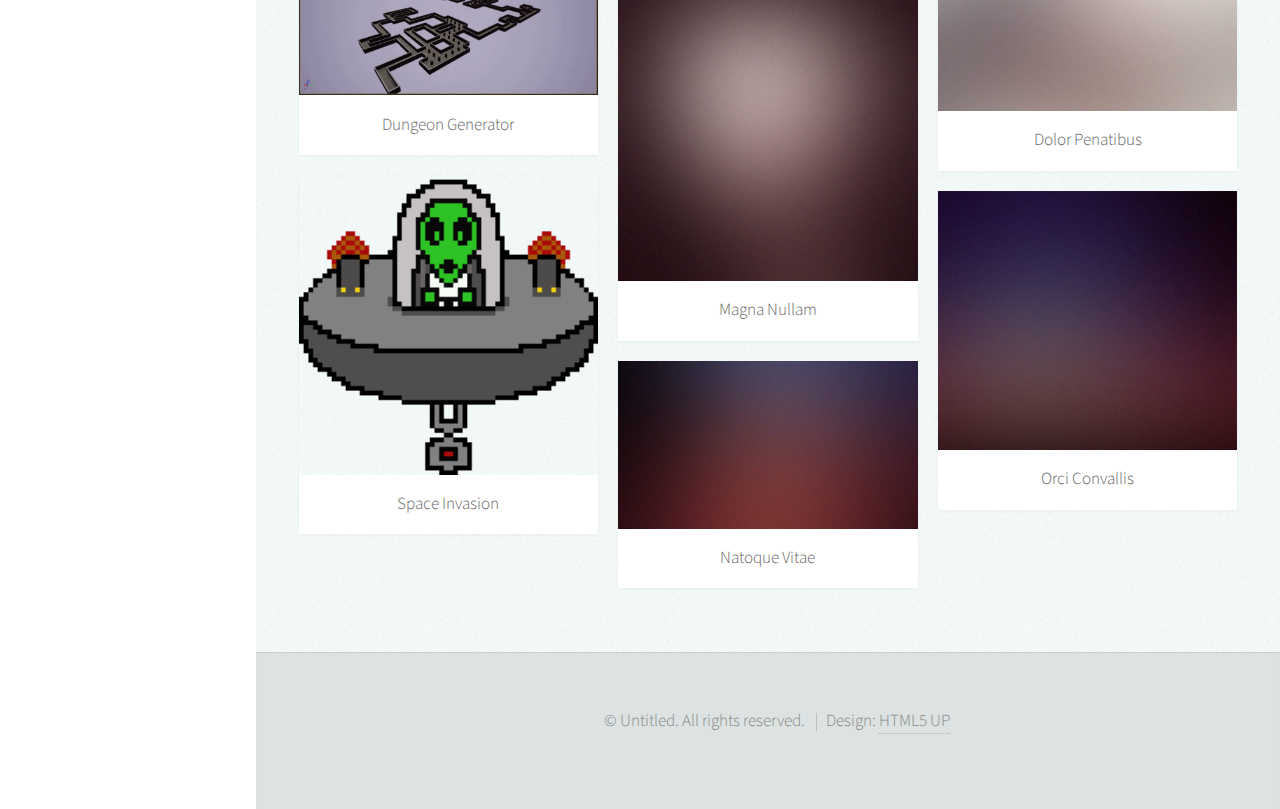
<file: dungeon.html>
﻿<!DOCTYPE HTML>
<html>
<head>
    <title>Dungeon Generator</title>
    <meta charset="utf-8" />
    <meta name="viewport" content="width=device-width, initial-scale=1, user-scalable=no" />
    <link rel="stylesheet" href="assets/css/main.css" />
</head>
<body class="is-preload">

    <!-- Header -->
    <div id="header">

        <div class="top">

            <!-- Logo -->
            <div id="logo">
                <h1 id="title">Steven Anderson</h1>
                <p>Game Programmer</p>
            </div>

            <!-- Nav -->
            <nav id="nav">
                <ul>
                    <li><a href="index.html" id="home">Home</a></li>
                    <li><a href="#Description" id="description">Description</a></li>
                    <li><a href="#Source" id="source-code">Source Code</a></li>
                    <li><a href="#OtherProjects" id="portfolio-link">Other Projects</a></li>
                </ul>
            </nav>

        </div>

        <div class="bottom">

            <!-- Social Icons -->
            <ul class="icons">
                <li><a href="https://twitter.com/SAAnderson94" target="_blank" rel="noopener noreferrer" class="icon brands fa-twitter"><span class="label">Twitter</span></a></li>
                <li><a href="https://www.linkedin.com/in/stevenanderson94/" target="_blank" rel="noopener noreferrer" class="icon brands fa-linkedin"><span class="label">LinkedIn</span></a></li>
                <li><a href="https://github.com/SAnderson-Portfolio" target="_blank" rel="noopener noreferrer" class="icon brands fa-github"><span class="label">Github</span></a></li>
                <li><a href="mailto: stevenanderson994@gmail.com" class="icon solid fa-envelope"><span class="label">Email</span></a></li>
            </ul>

        </div>

    </div>

    <!-- Main -->
    <div id="main">

        <!-- Description -->
        <section id="Description" class="one dark cover">
            <div class="container">

                <header>
                    <h2 class="alt"><strong>Dungeon Generator</strong></h2>
                </header>
                <p>
                    Development Snapshot<br />
                    <b>Engine</b>: Unreal Engine 4<br />
                    <b>Language</b>: C++<br />
                    <b>Algorithm</b>: Random walk<br />

                </p>
                <p style="text-align:left;">
                    The dungeon generator was made for a currently unfinished project, "Shooter". A method of generating different levels every time the user entered the dungeon was needed and the random walk
                    <a href="https://en.wikipedia.org/wiki/Random_walk" target="_blank" rel="noopener noreferrer" class="fas fa-external-link-alt" style="font-size:16px"></a> algorithm produced good results.
                    <br />
                    Below is a video showing off a few of the maps the algorithm can generate, the values in the video were chosen at random at the time of recording so all the maps are completely random.
                </p>
                <iframe width="560" height="315" src="https://www.youtube.com/embed/rjhIT01g7GM" title="YouTube video player" frameborder="0" allow="accelerometer; autoplay; clipboard-write; encrypted-media; gyroscope; picture-in-picture" allowfullscreen></iframe>
            </div>
        </section>

        <!-- Source -->
        <section id="Source" class="two">
            <div class="container">
                <h2 class="alt"><strong>Relevant Variable Declarations</strong></h2>
                    <pre style="text-align:left;">
                        <code>
                        //Direction enumerator
                        UENUM()
                        enum Direction
                        {
                            Up UMETA(DisplayName = "Up"),
                            Down UMETA(DisplayName = "Down"),
                            Left UMETA(DisplayName = "Left"),
                            Right UMETA(DisplayName = "Right"),
                            None UMETA(DisplayName = "None")
                        };

                        //Level array
                        UPROPERTY()
                            TArray<uint8> LevelMap;

                        // The maximum width of the dungeon.
                        UPROPERTY(EditDefaultsOnly, Category = "Rooms")
                            uint8 DungeonWidth = 5;
                        // The maximum height of the dungeon.
                        UPROPERTY(EditDefaultsOnly, Category = "Rooms")
                            uint8 DungeonHeight = 5;
                        // The maximum number of tunnels that can be created.
                        UPROPERTY(EditDefaultsOnly, Category = "Rooms")
                            uint8 MaxTunnels = 5;
                        // The maximum length any given tunnel can be.
                        UPROPERTY(EditDefaultsOnly, Category = "Rooms")
                            uint8 MaxTunnelLength = 5;
                        </code>
                    </pre>
                <h2 class="alt"><strong>Map Generation Function</strong></h2>
                <pre style="text-align:left;">
                    <code>
                        void GenerateMap(uint8& StartCol, uint8& StartRow)
                        {

                            uint8 CurrentRow = FMath::RandRange(0, DungeonWidth - 1);//The start row.
                            uint8 CurrentColumn = FMath::RandRange(0, DungeonHeight - 1);//The start column.
                            bool StartSet = false;//Used to set the start position of the map.
                            int8 CurrentDirectionRow = 0;//Direction to go in rows.
                            int8 CurrentDirectionCol = 0;//Direction to go in columns.
                            Direction CurrentDirectionEnum = Direction::None;//Current direction the tunnel is going.
                            Direction LastDirectionEnum = Direction::None;//The last direction a tunnel went in, stops tunnel turning back on itself.
                            uint8 NumberTunnels = 0;//How many tunnels have been created.

                            //While the number of tunnels created is not at the maximum yet.
                            while (NumberTunnels < MaxTunnels)
                            {
                                do
                                {//Select a random direction that is not the same as the previous one.
                                    switch (FMath::RandRange(0, 3))
                                    {
                                    case 0://Up
                                        if (LastDirectionEnum != Direction::Up && LastDirectionEnum != Direction::Down)
                                        {
                                            CurrentDirectionRow = -1;
                                            CurrentDirectionCol = 0;
                                            CurrentDirectionEnum = Direction::Up;
                                        }
                                        break;
                                    case 1://Down
                                        if (LastDirectionEnum != Direction::Down && LastDirectionEnum != Direction::Up)
                                        {
                                            CurrentDirectionRow = 1;
                                            CurrentDirectionCol = 0;
                                            CurrentDirectionEnum = Direction::Down;
                                        }
                                        break;
                                    case 2://Left
                                        if (LastDirectionEnum != Direction::Left && LastDirectionEnum != Direction::Right)
                                        {
                                            CurrentDirectionRow = 0;
                                            CurrentDirectionCol = 1;
                                            CurrentDirectionEnum = Direction::Left;
                                        }
                                    break;
                                    case 3://Right
                                        if (LastDirectionEnum != Direction::Right && LastDirectionEnum != Direction::Left)
                                        {
                                            CurrentDirectionRow = 0;
                                            CurrentDirectionCol = -1;
                                            CurrentDirectionEnum = Direction::Right;
                                        }
                                        break;
                                    default:
                                        UE_LOG(LogTemp, Warning, TEXT("Default reached in random direction"));
                                    }
                                } while (CurrentDirectionEnum == LastDirectionEnum);
                                
                                //Pick a random number between 0 and the maximum tunnel range to make the length of the next tunnel.
                                uint8 RandomLength = FMath::RandRange(0, MaxTunnelLength);
                                uint8 TunnelLength = 0;

                                //While the length of the tunnel is less than the random length picked above.
                                while (TunnelLength < RandomLength)
                                {
                                    if (((CurrentRow == 0) && (CurrentDirectionRow == -1)) ||
                                    ((CurrentColumn == 0) && (CurrentDirectionCol == -1)) ||
                                    ((CurrentRow == DungeonHeight - 1) && (CurrentDirectionRow == 1)) ||
                                    ((CurrentColumn == DungeonWidth - 1) && (CurrentDirectionCol == 1)))
                                    {
                                        break;
                                    }
                                    else
                                    {
                                        LevelMap[(DungeonHeight * CurrentRow) + CurrentColumn] = 0;
                                        CurrentRow += CurrentDirectionRow;
                                        CurrentColumn += CurrentDirectionCol;
                                        TunnelLength++;
                                    }
                                }
                                //If a tunnel has been created then increase then umber of tunnels and update the previous direction.
                                if (TunnelLength > 0)
                                {
                                    LastDirectionEnum = CurrentDirectionEnum;
                                    NumberTunnels++;
                                    if (!StartSet)//If the start position has not been set then set it. 
                                    {
                                        StartCol = CurrentColumn;
                                        StartRow = CurrentRow;
                                        StartSet = true;
                                    }
                                }
                            }

                        }
                    </code>
                </pre>
            </div>
        </section>

        <!-- Other Projects -->
        <section id="OtherProjects" class="two">
            <div class="container">

                <header>
                    <h2>Portfolio</h2>
                </header>

                <p>
                    Vitae natoque dictum etiam semper magnis enim feugiat convallis convallis
                    egestas rhoncus ridiculus in quis risus amet curabitur tempor orci penatibus.
                    Tellus erat mauris ipsum fermentum etiam vivamus eget. Nunc nibh morbi quis
                    fusce hendrerit lacus ridiculus.
                </p>

                <div class="row">
                    <div class="col-4 col-12-mobile">
                        <article class="item">
                            <a href="#" class="image fit"><img src="images/Maps.gif" alt="" /></a>
                            <header>
                                <h3>Dungeon Generator</h3>
                            </header>
                        </article>
                        <article class="item">
                            <a href="#" class="image fit"><img src="images/enemySheet.gif" alt="" /></a>
                            <header>
                                <h3>Space Invasion</h3>
                            </header>
                        </article>
                    </div>
                    <div class="col-4 col-12-mobile">
                        <article class="item">
                            <a href="#" class="image fit"><img src="images/pic04.jpg" alt="" /></a>
                            <header>
                                <h3>Magna Nullam</h3>
                            </header>
                        </article>
                        <article class="item">
                            <a href="#" class="image fit"><img src="images/pic05.jpg" alt="" /></a>
                            <header>
                                <h3>Natoque Vitae</h3>
                            </header>
                        </article>
                    </div>
                    <div class="col-4 col-12-mobile">
                        <article class="item">
                            <a href="#" class="image fit"><img src="images/pic06.jpg" alt="" /></a>
                            <header>
                                <h3>Dolor Penatibus</h3>
                            </header>
                        </article>
                        <article class="item">
                            <a href="#" class="image fit"><img src="images/pic07.jpg" alt="" /></a>
                            <header>
                                <h3>Orci Convallis</h3>
                            </header>
                        </article>
                    </div>
                </div>

            </div>
        </section>
    </div>

    <!-- Footer -->
    <div id="footer">

        <!-- Copyright -->
        <ul class="copyright">
            <li>&copy; Untitled. All rights reserved.</li>
            <li>Design: <a href="http://html5up.net">HTML5 UP</a></li>
        </ul>

    </div>

    <!-- Scripts -->
    <script src="assets/js/jquery.min.js"></script>
    <script src="assets/js/jquery.scrolly.min.js"></script>
    <script src="assets/js/jquery.scrollex.min.js"></script>
    <script src="assets/js/browser.min.js"></script>
    <script src="assets/js/breakpoints.min.js"></script>
    <script src="assets/js/util.js"></script>
    <script src="assets/js/main.js"></script>

</body>
</html>
</file>
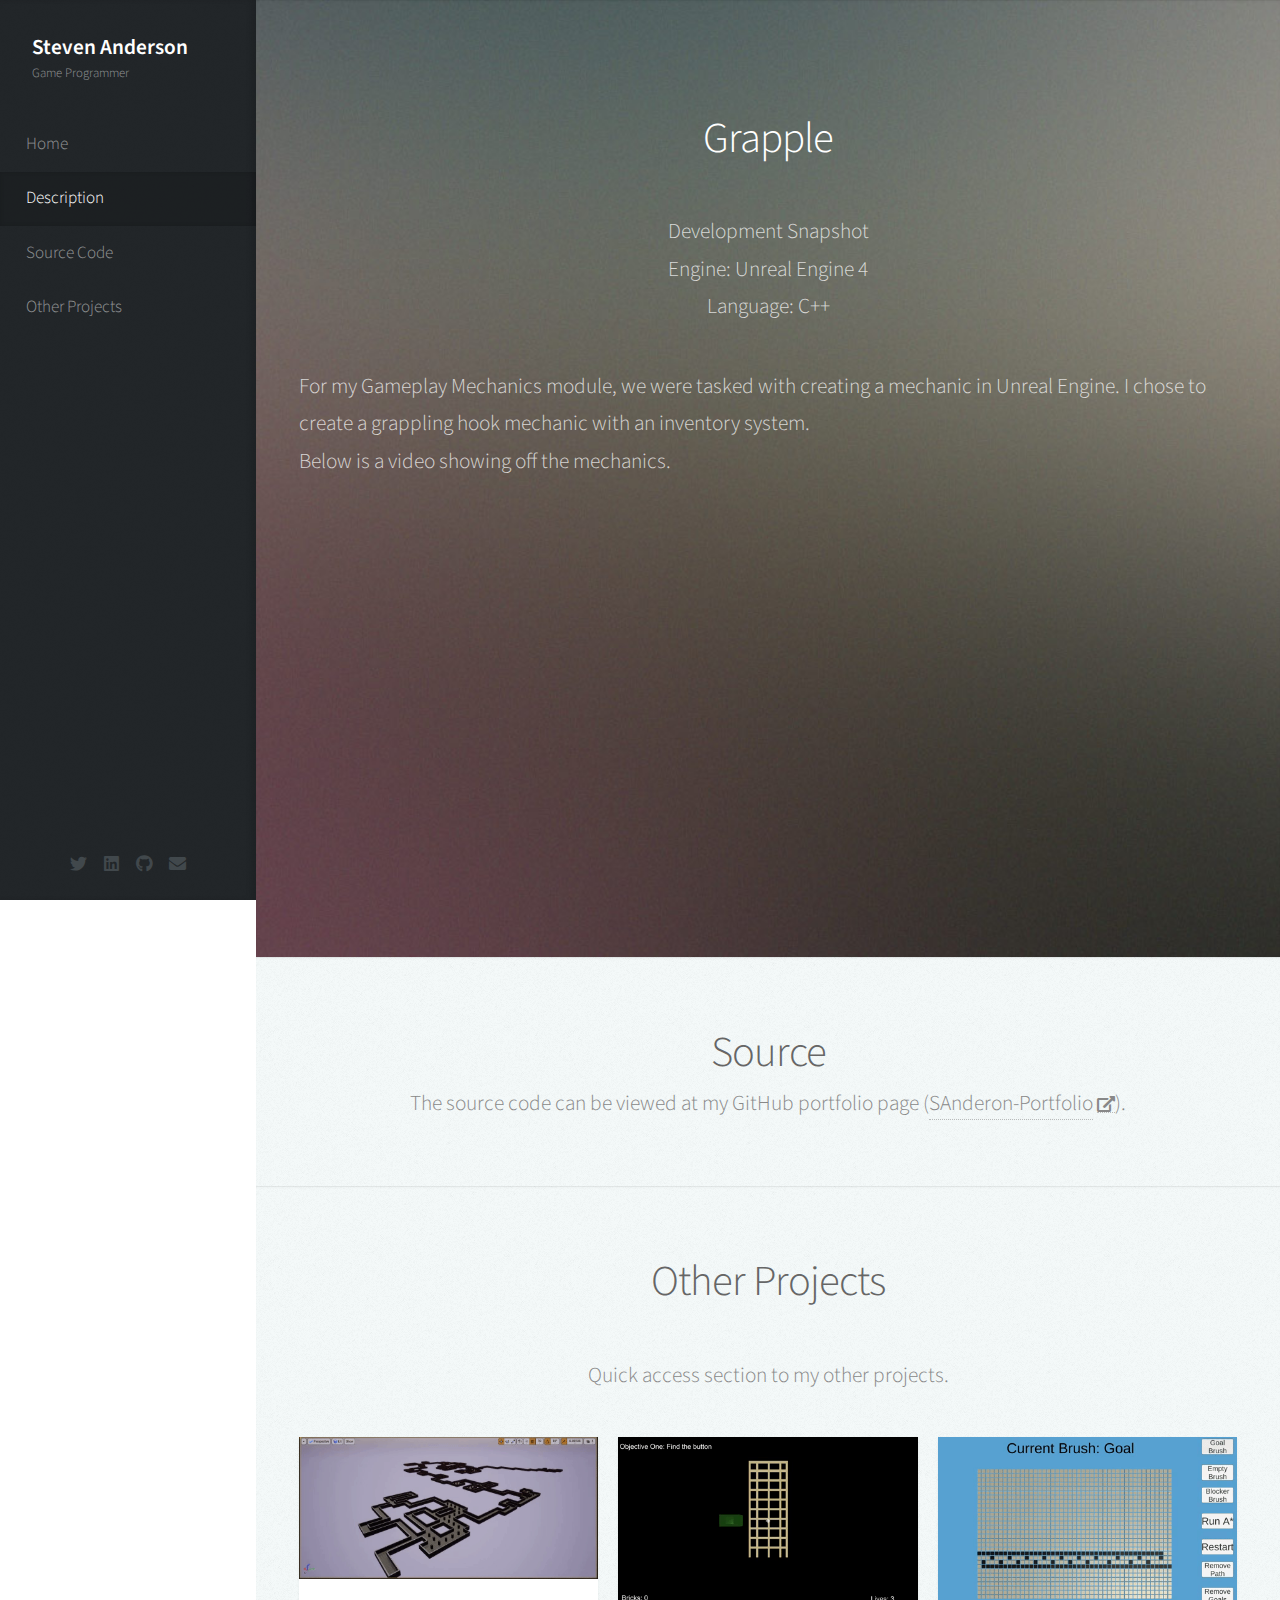
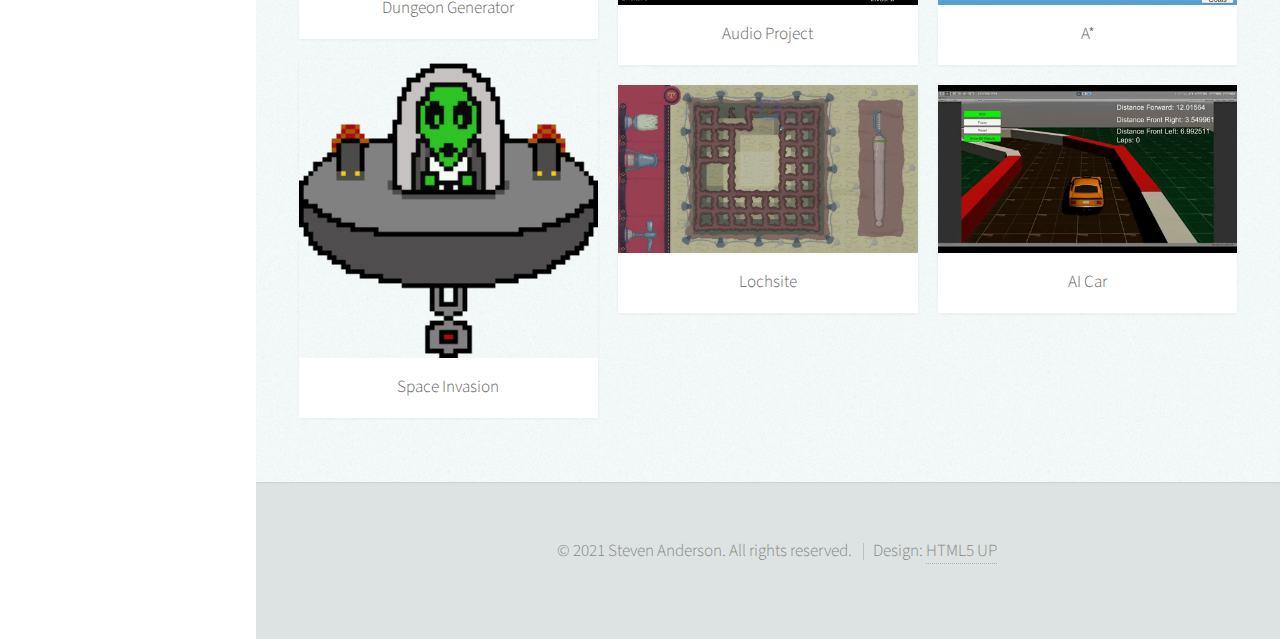
<file: Grapple.html>
﻿<!DOCTYPE HTML>
<html>
<head>
    <title>Grapple</title>
    <meta charset="utf-8" />
    <meta name="viewport" content="width=device-width, initial-scale=1, user-scalable=no" />
    <link rel="apple-touch-icon" sizes="180x180" href="images/apple-touch-icon.png">
    <link rel="icon" type="image/png" sizes="32x32" href="images/favicon-32x32.png">
    <link rel="icon" type="image/png" sizes="16x16" href="images/favicon-16x16.png">
    <link rel="manifest" href="/site.webmanifest">
    <link rel="stylesheet" href="assets/css/main.css" />
</head>
<body class="is-preload">

    <!-- Header -->
    <div id="header">

        <div class="top">

            <!-- Logo -->
            <div id="logo">
                <h1 id="title">Steven Anderson</h1>
                <p>Game Programmer</p>
            </div>

            <!-- Nav -->
            <nav id="nav">
                <ul>
                    <li><a href="index.html" id="home">Home</a></li>
                    <li><a href="#Description" id="description">Description</a></li>
                    <li><a href="#Source" id="source-code">Source Code</a></li>
                    <li><a href="#OtherProjects" id="portfolio-link">Other Projects</a></li>
                </ul>
            </nav>

        </div>

        <div class="bottom">

            <!-- Social Icons -->
            <ul class="icons">
                <li><a href="https://twitter.com/SAAnderson94" target="_blank" rel="noopener noreferrer" class="icon brands fa-twitter"><span class="label">Twitter</span></a></li>
                <li><a href="https://www.linkedin.com/in/stevenanderson94/" target="_blank" rel="noopener noreferrer" class="icon brands fa-linkedin"><span class="label">LinkedIn</span></a></li>
                <li><a href="https://github.com/SAnderson-Portfolio" target="_blank" rel="noopener noreferrer" class="icon brands fa-github"><span class="label">Github</span></a></li>
                <li><a href="mailto: stevenanderson994@gmail.com" class="icon solid fa-envelope"><span class="label">Email</span></a></li>
            </ul>

        </div>

    </div>

    <!-- Main -->
    <div id="main">

        <!-- Description -->
        <section id="Description" class="one dark cover">
            <div class="container">

                <header>
                    <h2 class="alt"><strong>Grapple</strong></h2>
                </header>
                <p>
                    Development Snapshot<br />
                    <b>Engine</b>: Unreal Engine 4<br />
                    <b>Language</b>: C++<br />

                </p>
                <p style="text-align:left;">
                    For my Gameplay Mechanics module, we were tasked with creating a mechanic in Unreal Engine. I chose to create a grappling hook mechanic with an inventory system.
                    <br />
                    Below is a video showing off the mechanics.
                </p>
                <iframe width="560" height="315" src="https://www.youtube.com/embed/NdhnbiJHZTA" title="YouTube video player" frameborder="0" allow="accelerometer; autoplay; clipboard-write; encrypted-media; gyroscope; picture-in-picture" allowfullscreen></iframe>
            </div>
        </section>

        <!-- Source -->
        <section id="Source" class="two">
            <div class="container">
                <h2 class="alt"><strong>Source</strong></h2>
                The source code can be viewed at my GitHub portfolio page
                (<a href="https://github.com/SAnderson-Portfolio/Grapple-Source" target="_blank" rel="noopener noreferrer">SAnderon-Portfolio</a>
                <a href="https://github.com/SAnderson-Portfolio/Grapple-Source" class="fas fa-external-link-alt" style="font-size:16px"></a>).
            </div>
        </section>

        <!-- Other Projects -->
        <section id="OtherProjects" class="two">
            <div class="container">

                <header>
                    <h2>Other Projects</h2>
                </header>

                <p>
                    Quick access section to my other projects.
                </p>

                <div class="row">
                    <div class="col-4 col-12-mobile">
                        <article class="item">
                            <a href="dungeon.html" class="image fit"><img src="images/Maps.gif" alt="Gif of different maps" /></a>
                            <header>
                                <h3>Dungeon Generator</h3>
                            </header>
                        </article>
                        <article class="item">
                            <a href="SpaceInvasion.html" class="image fit"><img src="images/enemySheet.gif" alt="Enemy animation" /></a>
                            <header>
                                <h3>Space Invasion</h3>
                            </header>
                        </article>
                    </div>
                    <div class="col-4 col-12-mobile">
                        <article class="item">
                            <a href="AudioProject.html" class="image fit"><img src="images/AudioProject.gif" alt="Audio project intro" /></a>
                            <header>
                                <h3>Audio Project</h3>
                            </header>
                        </article>
                        <article class="item">
                            <a href="Lochsite.html" class="image fit"><img src="images/Lochsite.gif" alt="Roots being cut in game" /></a>
                            <header>
                                <h3>Lochsite</h3>
                            </header>
                        </article>

                    </div>
                    <div class="col-4 col-12-mobile">
                        <article class="item">
                            <a href="AStar.html" class="image fit"><img src="images/AStar.gif" alt="AStar making a path." /></a>
                            <header>
                                <h3>A*</h3>
                            </header>
                        </article>
                        <article class="item">
                            <a href="AICar.html" class="image fit"><img src="images/AICar.gif" alt="Car turning a corner" /></a>
                            <header>
                                <h3>AI Car</h3>
                            </header>
                        </article>
                    </div>
                </div>

            </div>
        </section>

    </div>

    <!-- Footer -->
    <div id="footer">

        <!-- Copyright -->
        <ul class="copyright">
            <li>&copy; 2021 Steven Anderson. All rights reserved.</li>
            <li>Design: <a href="http://html5up.net">HTML5 UP</a></li>
        </ul>

    </div>

    <!-- Scripts -->
    <script src="assets/js/jquery.min.js"></script>
    <script src="assets/js/jquery.scrolly.min.js"></script>
    <script src="assets/js/jquery.scrollex.min.js"></script>
    <script src="assets/js/browser.min.js"></script>
    <script src="assets/js/breakpoints.min.js"></script>
    <script src="assets/js/util.js"></script>
    <script src="assets/js/main.js"></script>

</body>
</html>
</file>
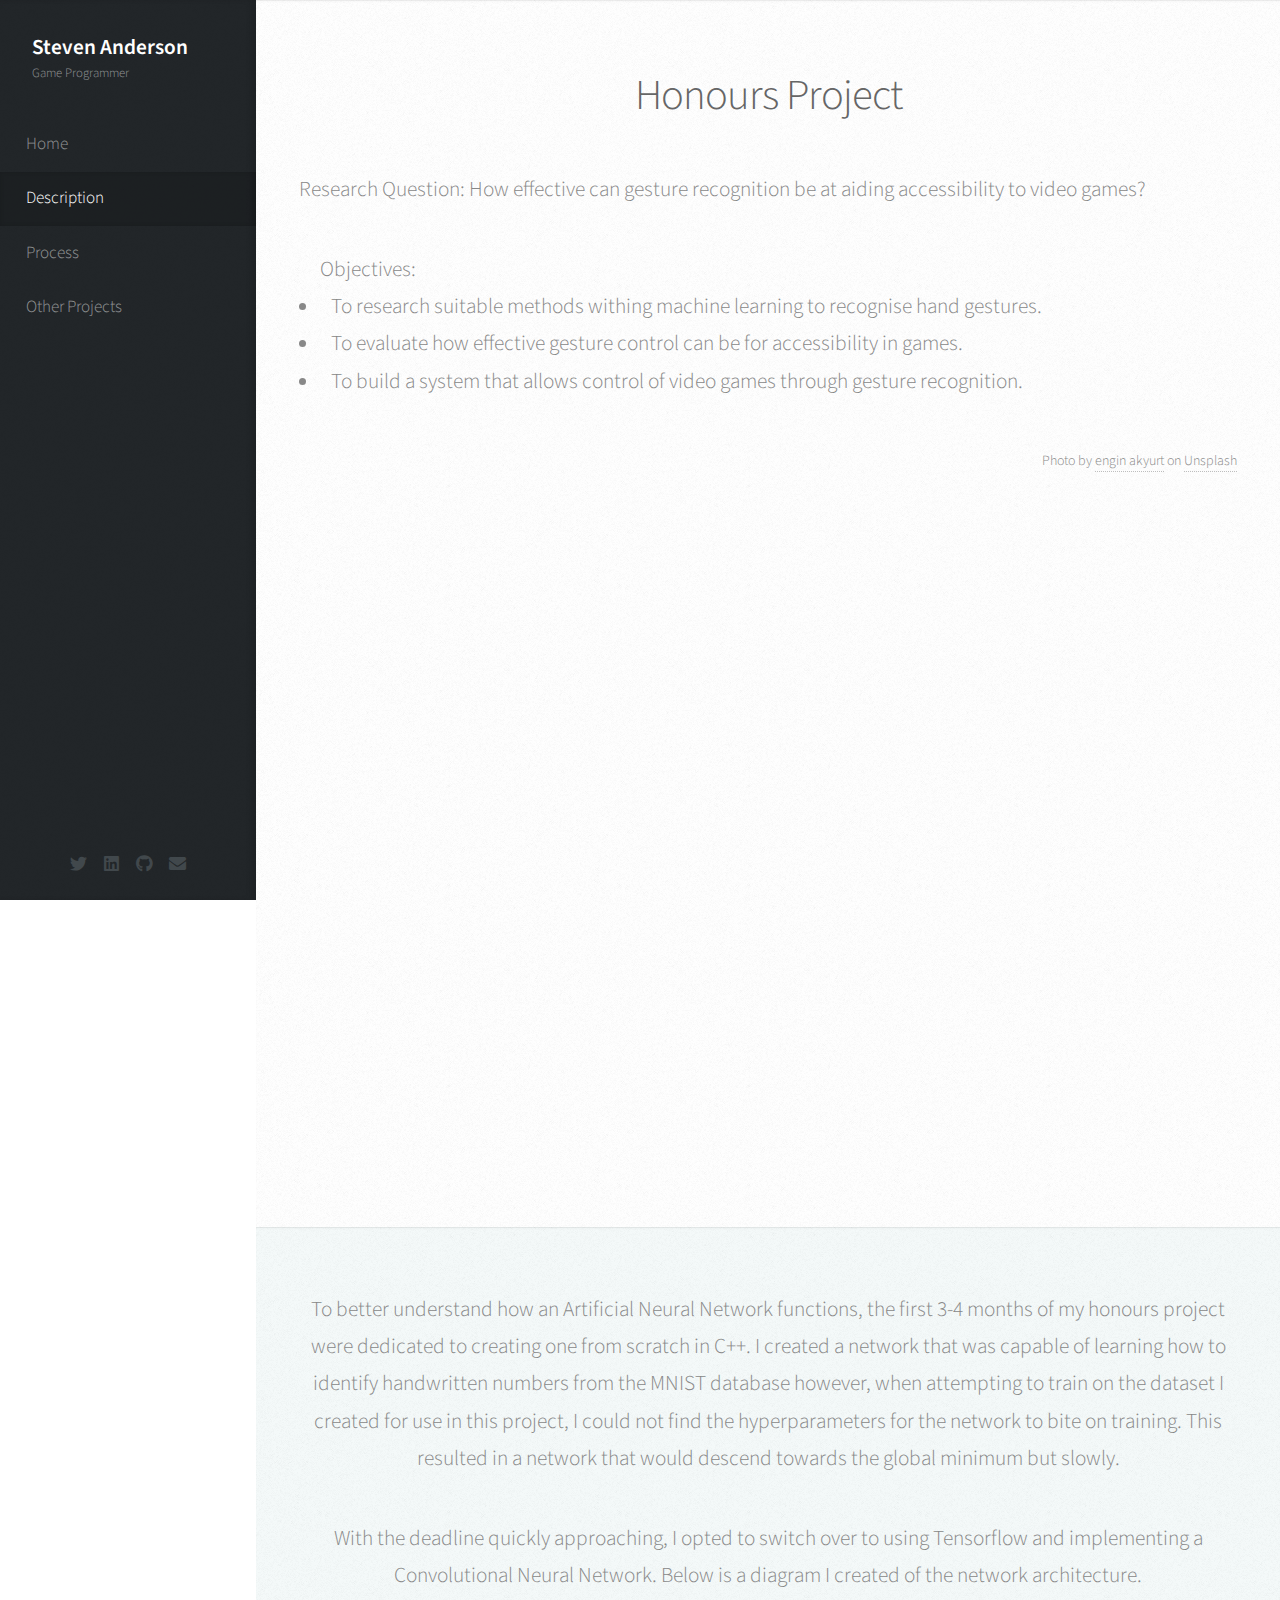
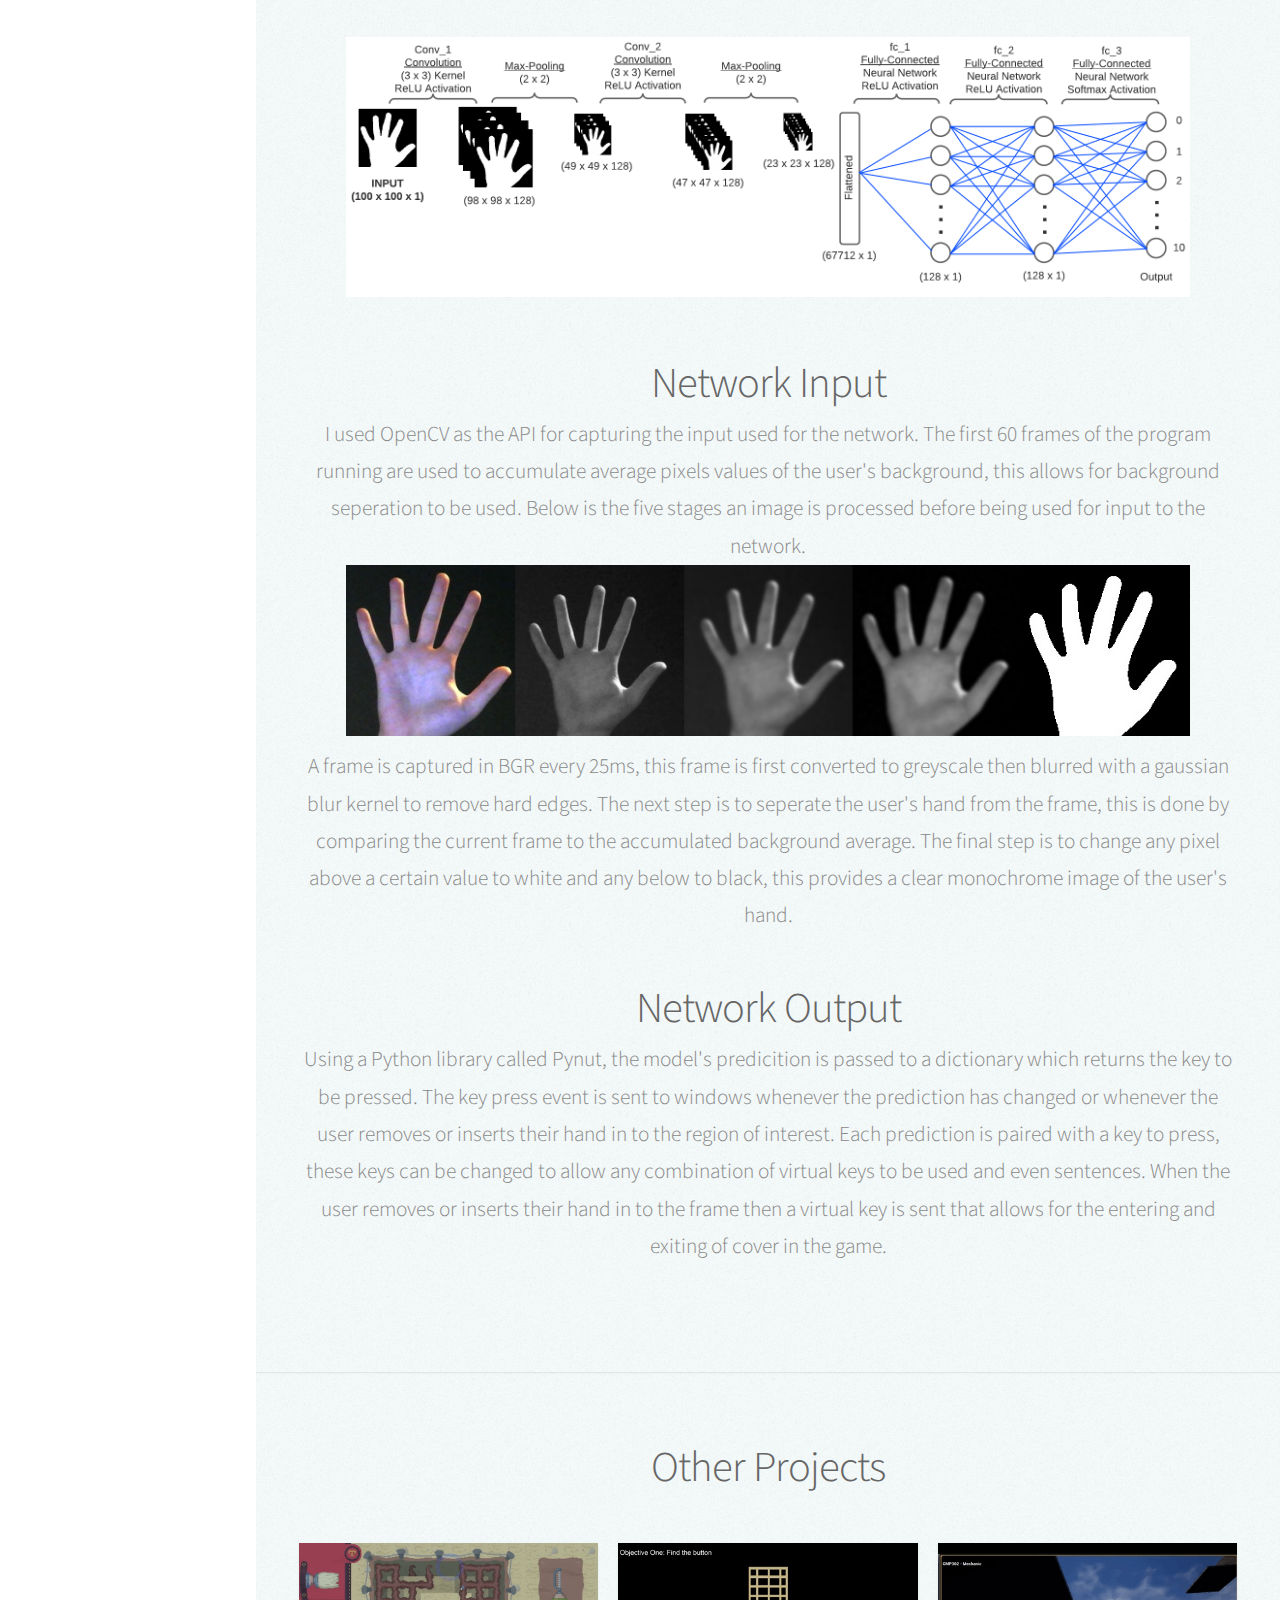
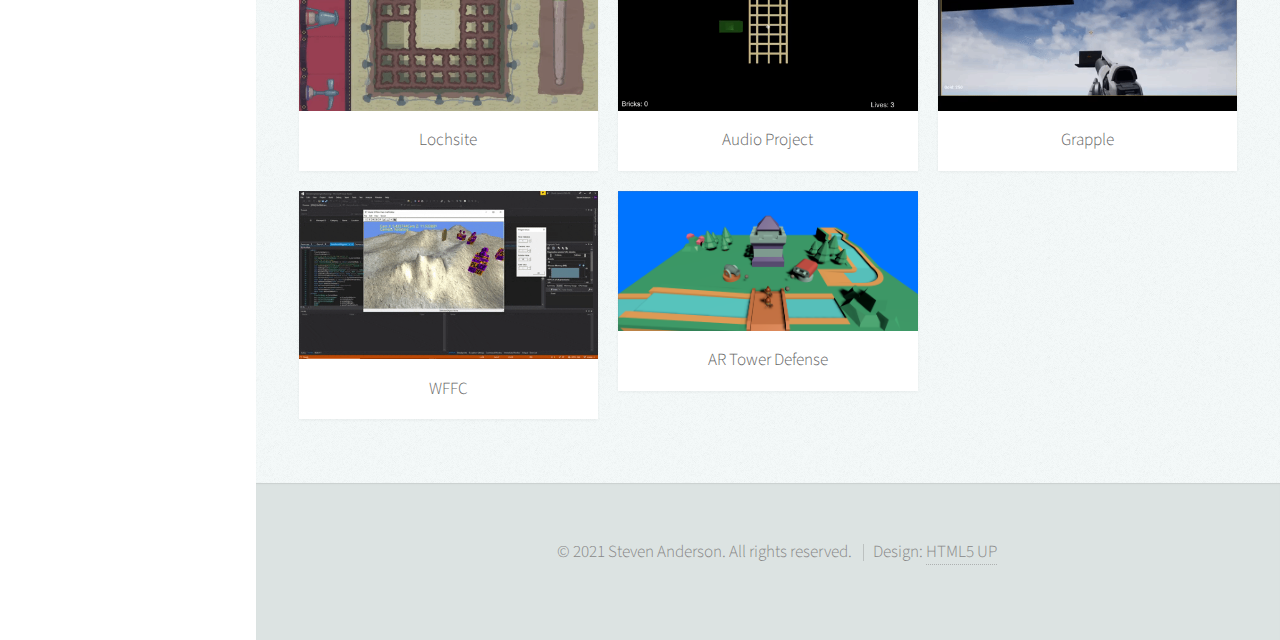
<file: HonoursProject.html>
﻿<!DOCTYPE HTML>
<html>
<head>
    <title>Honours Project</title>
    <meta charset="utf-8" />
    <meta name="viewport" content="width=device-width, initial-scale=1, user-scalable=no" />
    <link rel="apple-touch-icon" sizes="180x180" href="images/apple-touch-icon.png">
    <link rel="icon" type="image/png" sizes="32x32" href="images/favicon-32x32.png">
    <link rel="icon" type="image/png" sizes="16x16" href="images/favicon-16x16.png">
    <link rel="manifest" href="/site.webmanifest">
    <link rel="stylesheet" href="assets/css/main.css" />
</head>
<body class="is-preload">

    <!-- Header -->
    <div id="header">

        <div class="top">

            <!-- Logo -->
            <div id="logo">
                <h1 id="title">Steven Anderson</h1>
                <p>Game Programmer</p>
            </div>

            <!-- Nav -->
            <nav id="nav">
                <ul>
                    <li><a href="index.html" id="home">Home</a></li>
                    <li><a href="#Description" id="description">Description</a></li>
                    <li><a href="#Process" id="source-code">Process</a></li>
                    <li><a href="#OtherProjects" id="portfolio-link">Other Projects</a></li>
                </ul>
            </nav>

        </div>

        <div class="bottom">

            <!-- Social Icons -->
            <ul class="icons">
                <li><a href="https://twitter.com/SAAnderson94" target="_blank" rel="noopener noreferrer" class="icon brands fa-twitter"><span class="label">Twitter</span></a></li>
                <li><a href="https://www.linkedin.com/in/stevenanderson94/" target="_blank" rel="noopener noreferrer" class="icon brands fa-linkedin"><span class="label">LinkedIn</span></a></li>
                <li><a href="https://github.com/SAnderson-Portfolio" target="_blank" rel="noopener noreferrer" class="icon brands fa-github"><span class="label">Github</span></a></li>
                <li><a href="mailto: stevenanderson994@gmail.com" class="icon solid fa-envelope"><span class="label">Email</span></a></li>
            </ul>

        </div>

    </div>

    <!-- Main -->
    <div id="main">

        <!-- Description -->
        <section id="Description" class="HonoursProject">
            <div class="container">

                <header>
                    <h2 class="alt"><strong>Honours Project</strong></h2>
                </header>
                <p style="text-align:left;">
                    Research Question: How effective can gesture recognition be at aiding accessibility to video games?
                    <br />
                    <ul align="left">
                        Objectives:
                        <li>To research suitable methods withing machine learning to recognise hand gestures.</li>
                        <li>To evaluate how effective gesture control can be for accessibility in games.</li>
                        <li>To build a system that allows control of video games through gesture recognition.</li>
                    </ul>
                </p>
                <p style="text-align:right;font-size:14px">
                    Photo by <a href="https://unsplash.com/@enginakyurt?utm_source=unsplash&utm_medium=referral&utm_content=creditCopyText">engin akyurt</a> on <a href="https://unsplash.com/s/photos/thumbs-up?utm_source=unsplash&utm_medium=referral&utm_content=creditCopyText">Unsplash</a>
                </p>
                <iframe width="560" height="315" src="https://www.youtube.com/embed/Ew53tJyYmo4" title="YouTube video player" frameborder="0" allow="accelerometer; autoplay; clipboard-write; encrypted-media; gyroscope; picture-in-picture" allowfullscreen></iframe>
                <iframe width="560" height="315" src="https://www.youtube.com/embed/ksB-sPJjUV8" title="YouTube video player" frameborder="0" allow="accelerometer; autoplay; clipboard-write; encrypted-media; gyroscope; picture-in-picture" allowfullscreen></iframe>
            </div>
        </section>

        <!-- Source -->
        <section id="Process" class="two">
            <div class="container">
                <p>
                    To better understand how an Artificial Neural Network functions, the first 3-4 months of my honours project were dedicated to creating one from scratch in C++.
                    I created a network that was capable of learning how to identify handwritten numbers from the MNIST database however, when attempting to train on the dataset I created
                    for use in this project, I could not find the hyperparameters for the network to bite on training. This resulted in a network that would descend towards the global minimum but slowly.
                </p>
                <p>
                    With the deadline quickly approaching, I opted to switch over to using Tensorflow and implementing a Convolutional Neural Network.
                    Below is a diagram I created of the network architecture.
                </p>
                <img src="images/NetworkArchitecture.png" alt="Architecture of CNN" align="middle" style="width:90%;height:100%">
                <p>
                    <h2>Network Input</h2>
                    I used OpenCV as the API for capturing the input used for the network. The first 60 frames of the program running are used to accumulate average pixels values of the user's background, this allows for background seperation to be used.
                    Below is the five stages an image is processed before being used for input to the network.
                    <br />
                    <img src="images/InputProcess.jpg" alt="Input Process Steps" align="middle" style="width:90%;height:100%">
                    <br />
                    A frame is captured in BGR every 25ms, this frame is first converted to greyscale then blurred with a gaussian blur kernel to remove hard edges. The next step is to seperate the user's hand from the frame,
                    this is done by comparing the current frame to the accumulated background average. The final step is to change any pixel above a certain value to white and any below to black, this provides a clear monochrome image of the user's hand.
                </p>
                <p>
                    <h2>Network Output</h2>
                    Using a Python library called Pynut, the model's predicition is passed to a dictionary which returns the key to be pressed.
                    The key press event is sent to windows whenever the prediction has changed or whenever the user removes or inserts their hand in to the region of interest.
                    Each prediction is paired with a key to press, these keys can be changed to allow any combination of virtual keys to be used and even sentences.
                    When the user removes or inserts their hand in to the frame then a virtual key is sent that allows for the entering and exiting of cover in the game.
                </p>
            </div>
        </section>

        <!-- Other Projects -->
        <section id="Other Projects" class="two">
            <div class="container">

                <header>
                    <h2>Other Projects</h2>
                </header>

                <div class="row">
                    <div class="col-4 col-12-mobile">
                        <article class="item">
                            <a href="Lochsite.html" class="image fit"><img src="images/Lochsite.gif" alt="Roots being cut in game" /></a>
                            <header>
                                <h3>Lochsite</h3>
                            </header>
                        </article>

                        <article class="item">
                            <a href="ToolsProgramming.html" class="image fit"><img src="images/ToolsProject.gif" alt="Terrain being flattened." /></a>
                            <header>
                                <h3>WFFC</h3>
                            </header>
                        </article>

                    </div>
                    <div class="col-4 col-12-mobile">
                        <article class="item">
                            <a href="AudioProject.html" class="image fit"><img src="images/AudioProject.gif" alt="Audio project intro" /></a>
                            <header>
                                <h3>Audio Project</h3>
                            </header>
                        </article>

                        <article class="item">
                            <a href="VitaProject.html" class="image fit"><img src="images/VitaMenu.png" alt="Win screen of AR Vita game." /></a>
                            <header>
                                <h3>AR Tower Defense</h3>
                            </header>
                        </article>

                    </div>
                    <div class="col-4 col-12-mobile">
                        <article class="item">
                            <a href="Grapple.html" class="image fit"><img src="images/Grapple.gif" alt="Grappling to grapple point." /></a>
                            <header>
                                <h3>Grapple</h3>
                            </header>
                        </article>
                    </div>
                </div>

            </div>
        </section>
    </div>

    <!-- Footer -->
    <div id="footer">

        <!-- Copyright -->
        <ul class="copyright">
            <li>&copy; 2021 Steven Anderson. All rights reserved.</li>
            <li>Design: <a href="http://html5up.net">HTML5 UP</a></li>
        </ul>

    </div>

    <!-- Scripts -->
    <script src="assets/js/jquery.min.js"></script>
    <script src="assets/js/jquery.scrolly.min.js"></script>
    <script src="assets/js/jquery.scrollex.min.js"></script>
    <script src="assets/js/browser.min.js"></script>
    <script src="assets/js/breakpoints.min.js"></script>
    <script src="assets/js/util.js"></script>
    <script src="assets/js/main.js"></script>

</body>
</html>
</file>
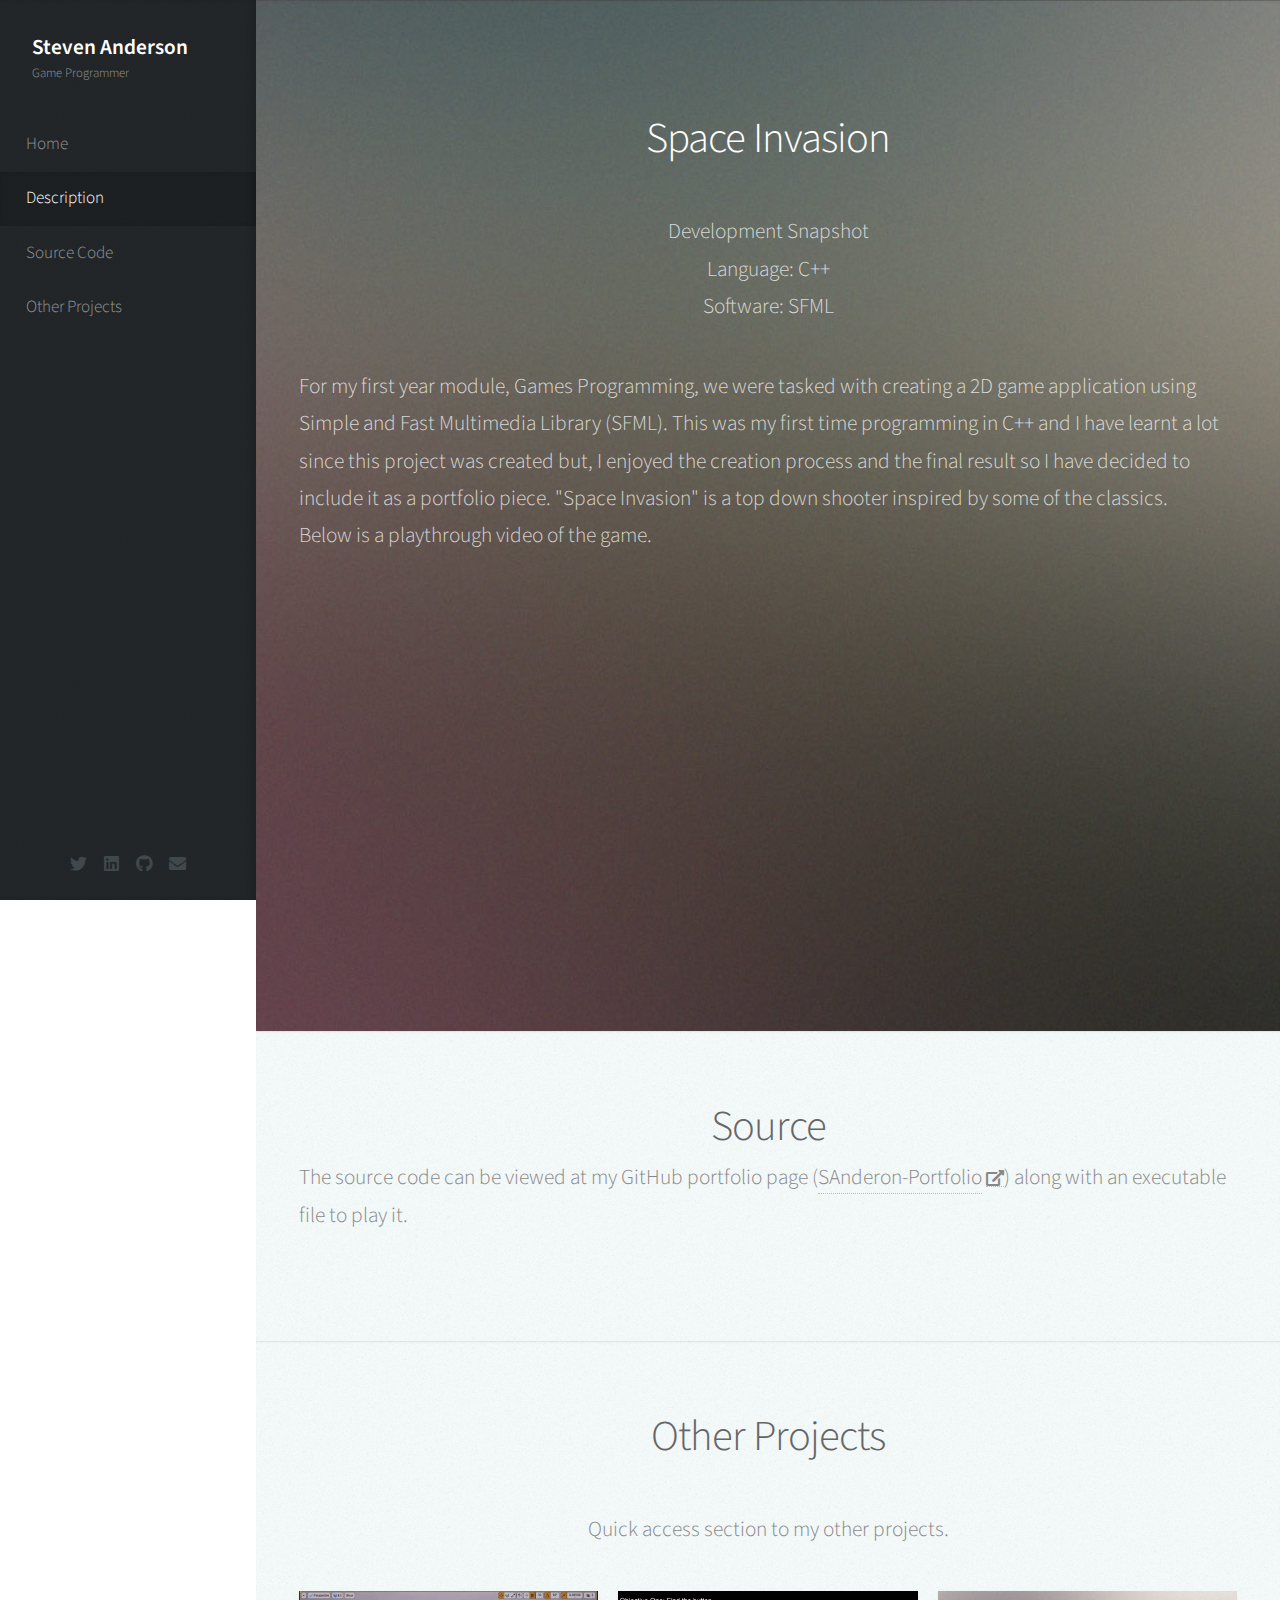
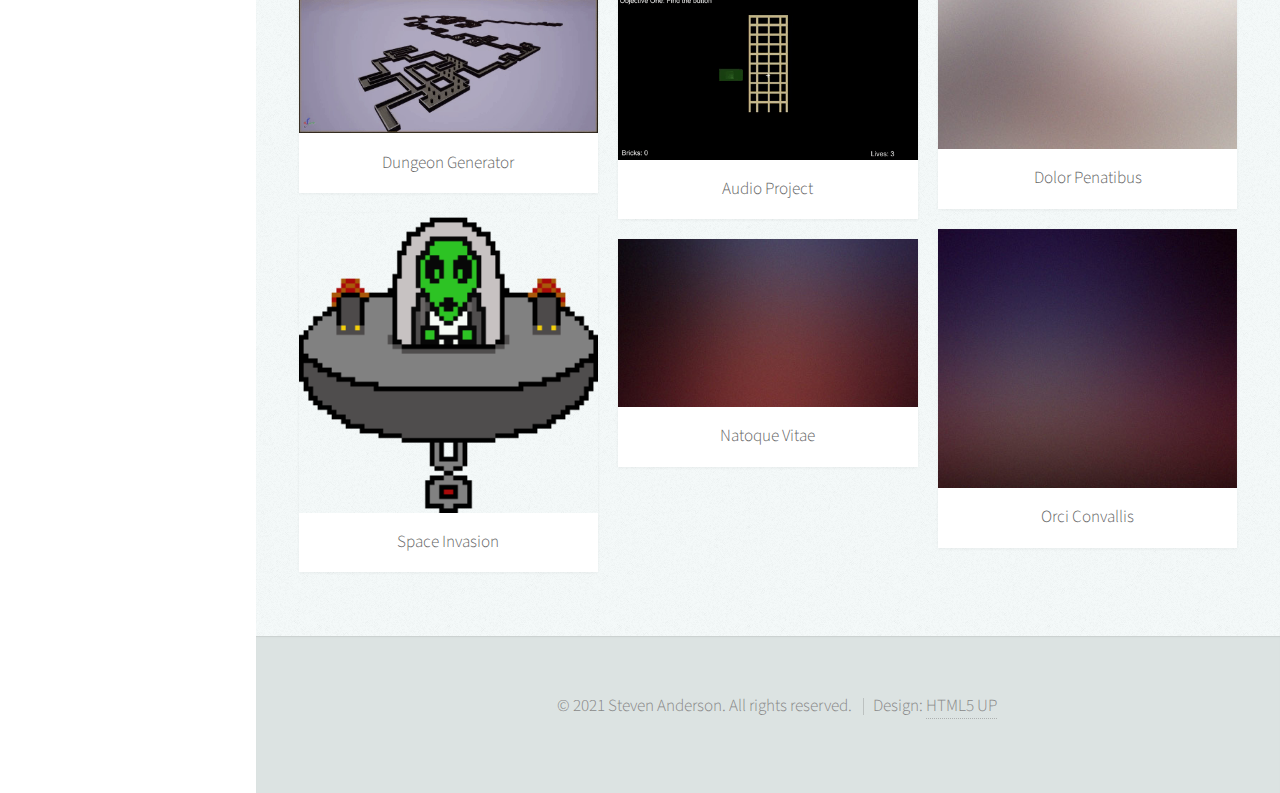
<file: SpaceInvasion.html>
﻿<!DOCTYPE HTML>
<html>
<head>
    <title>Space Invasion</title>
    <meta charset="utf-8" />
    <meta name="viewport" content="width=device-width, initial-scale=1, user-scalable=no" />
    <link rel="stylesheet" href="assets/css/main.css" />
</head>
<body class="is-preload">

    <!-- Header -->
    <div id="header">

        <div class="top">

            <!-- Logo -->
            <div id="logo">
                <h1 id="title">Steven Anderson</h1>
                <p>Game Programmer</p>
            </div>

            <!-- Nav -->
            <nav id="nav">
                <ul>
                    <li><a href="index.html" id="home">Home</a></li>
                    <li><a href="#Description" id="description">Description</a></li>
                    <li><a href="#Source" id="source-code">Source Code</a></li>
                    <li><a href="#OtherProjects" id="portfolio-link">Other Projects</a></li>
                </ul>
            </nav>

        </div>

        <div class="bottom">

            <!-- Social Icons -->
            <ul class="icons">
                <li><a href="https://twitter.com/SAAnderson94" target="_blank" rel="noopener noreferrer" class="icon brands fa-twitter"><span class="label">Twitter</span></a></li>
                <li><a href="https://www.linkedin.com/in/stevenanderson94/" target="_blank" rel="noopener noreferrer" class="icon brands fa-linkedin"><span class="label">LinkedIn</span></a></li>
                <li><a href="https://github.com/SAnderson-Portfolio" target="_blank" rel="noopener noreferrer" class="icon brands fa-github"><span class="label">Github</span></a></li>
                <li><a href="mailto: stevenanderson994@gmail.com" class="icon solid fa-envelope"><span class="label">Email</span></a></li>
            </ul>

        </div>

    </div>

    <!-- Main -->
    <div id="main">

        <!-- Description -->
        <section id="Description" class="one dark cover">
            <div class="container">

                <header>
                    <h2 class="alt"><strong>Space Invasion</strong></h2>
                </header>
                <p>
                    Development Snapshot<br />
                    <b>Language</b>: C++<br />
                    <b>Software</b>: SFML<br />

                </p>
                <p style="text-align:left;">
                    For my first year module, Games Programming, we were tasked with creating a 2D game application using Simple and Fast Multimedia Library (SFML). This was my first time programming in C++ and I have learnt a lot since this project was created but,
                    I enjoyed the creation process and the final result so I have decided to include it as a portfolio piece. "Space Invasion" is a top down shooter inspired by some of the classics. 
                    <br />
                    Below is a playthrough video of the game.
                </p>
                <iframe width="560" height="315" src="https://www.youtube.com/embed/VAso_b08Mvo" title="YouTube video player" frameborder="0" allow="accelerometer; autoplay; clipboard-write; encrypted-media; gyroscope; picture-in-picture" allowfullscreen></iframe>
            </div>
        </section>

        <!-- Source -->
        <section id="Source" class="two">
            <div class="container">
                <h2 class="alt"><strong>Source</strong></h2>
                <p style="text-align:left;">
                    The source code can be viewed at my GitHub portfolio page
                    (<a href="https://github.com/SAnderson-Portfolio/SpaceInvasion-Source" target="_blank" rel="noopener noreferrer">SAnderon-Portfolio</a> <a href="https://github.com/SAnderson-Portfolio/SpaceInvasion-Source" class="fas fa-external-link-alt" style="font-size:16px"></a>)
                    along with an executable file to play it.
                </p>
            </div>
        </section>

        <!-- Other Projects -->
        <section id="OtherProjects" class="two">
            <div class="container">

                <header>
                    <h2>Other Projects</h2>
                </header>

                <p>
                    Quick access section to my other projects.
                </p>

                <div class="row">
                    <div class="col-4 col-12-mobile">
                        <article class="item">
                            <a href="dungeon.html" class="image fit"><img src="images/Maps.gif" alt="" /></a>
                            <header>
                                <h3>Dungeon Generator</h3>
                            </header>
                        </article>
                        <article class="item">
                            <a href="SpaceInvasion.html" class="image fit"><img src="images/enemySheet.gif" alt="" /></a>
                            <header>
                                <h3>Space Invasion</h3>
                            </header>
                        </article>
                    </div>
                    <div class="col-4 col-12-mobile">
                        <article class="item">
                            <a href="AudioProject.html" class="image fit"><img src="images/AudioProject.gif" alt="" /></a>
                            <header>
                                <h3>Audio Project</h3>
                            </header>
                        </article>
                        <article class="item">
                            <a href="#" class="image fit"><img src="images/pic05.jpg" alt="" /></a>
                            <header>
                                <h3>Natoque Vitae</h3>
                            </header>
                        </article>
                    </div>
                    <div class="col-4 col-12-mobile">
                        <article class="item">
                            <a href="#" class="image fit"><img src="images/pic06.jpg" alt="" /></a>
                            <header>
                                <h3>Dolor Penatibus</h3>
                            </header>
                        </article>
                        <article class="item">
                            <a href="#" class="image fit"><img src="images/pic07.jpg" alt="" /></a>
                            <header>
                                <h3>Orci Convallis</h3>
                            </header>
                        </article>
                    </div>
                </div>

            </div>
        </section>
    </div>

    <!-- Footer -->
    <div id="footer">

        <!-- Copyright -->
        <ul class="copyright">
            <li>&copy; 2021 Steven Anderson. All rights reserved.</li>
            <li>Design: <a href="http://html5up.net">HTML5 UP</a></li>
        </ul>

    </div>

    <!-- Scripts -->
    <script src="assets/js/jquery.min.js"></script>
    <script src="assets/js/jquery.scrolly.min.js"></script>
    <script src="assets/js/jquery.scrollex.min.js"></script>
    <script src="assets/js/browser.min.js"></script>
    <script src="assets/js/breakpoints.min.js"></script>
    <script src="assets/js/util.js"></script>
    <script src="assets/js/main.js"></script>

</body>
</html>
</file>
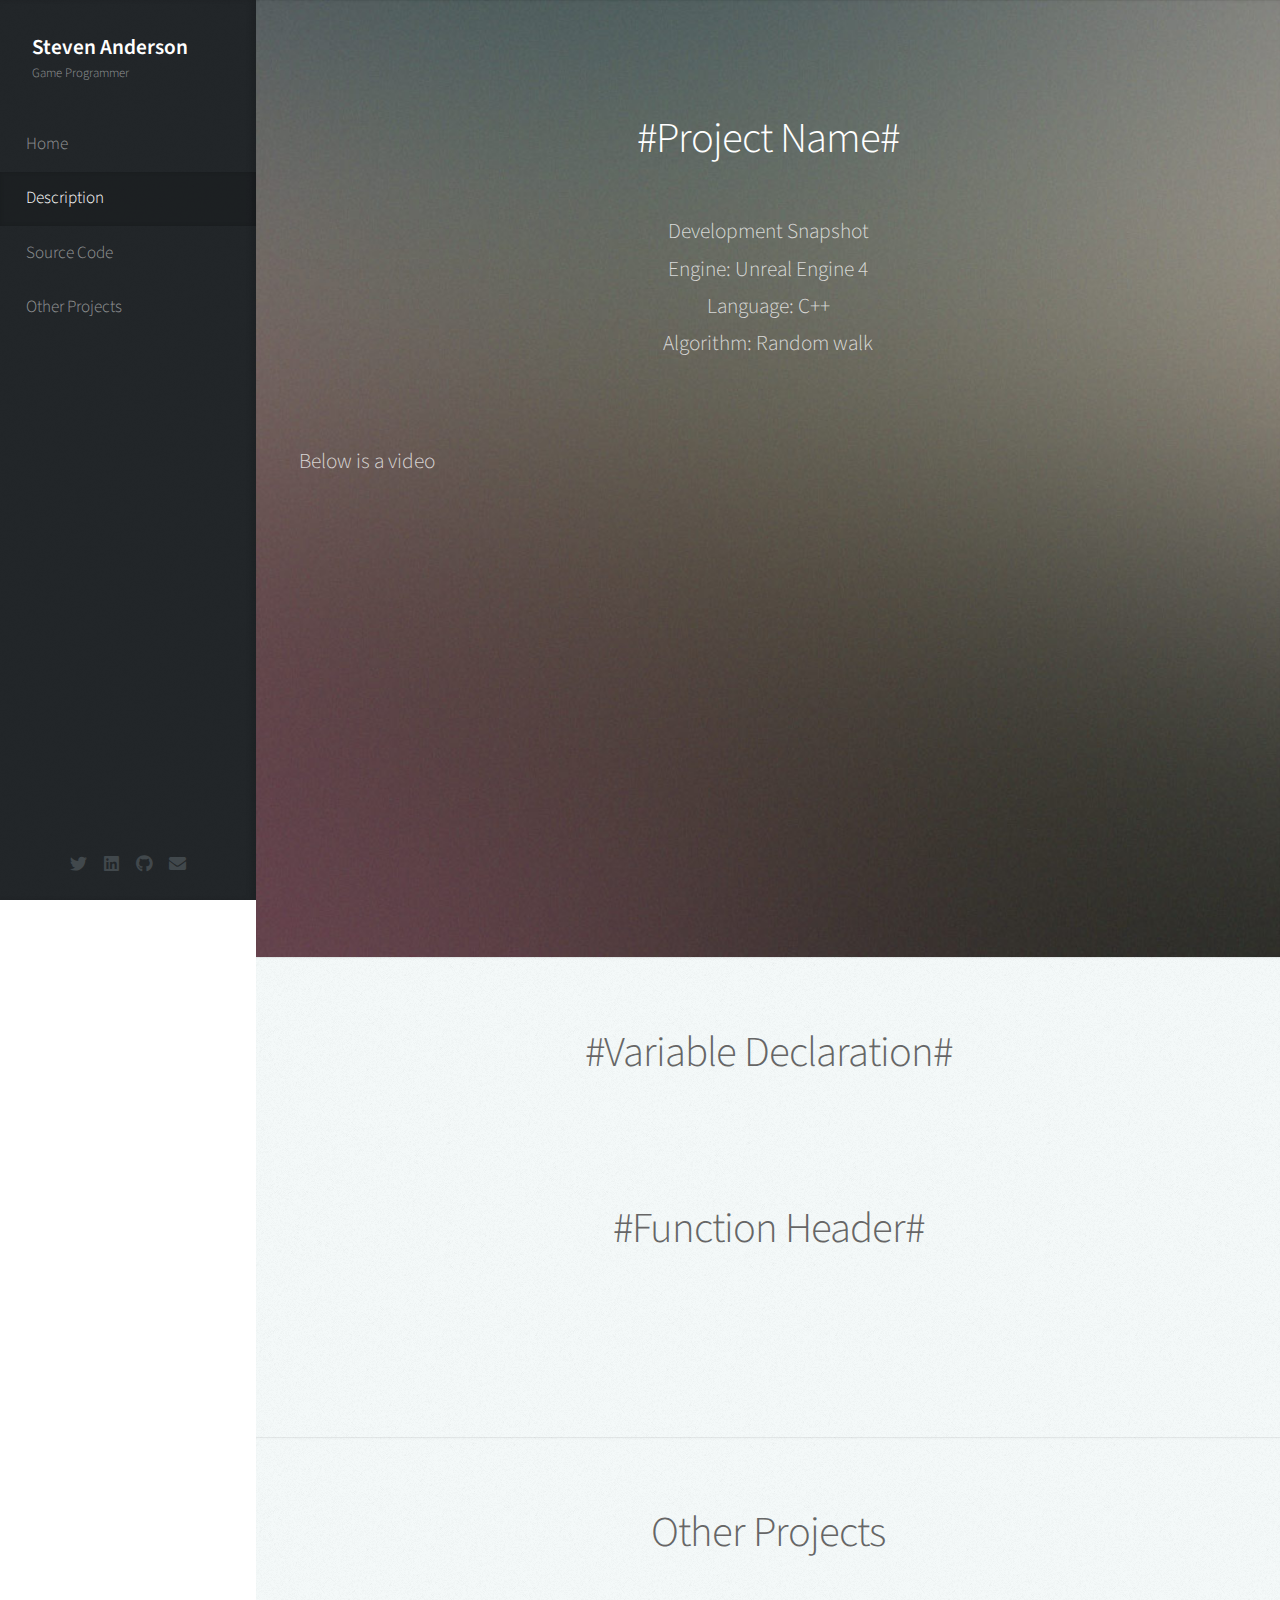
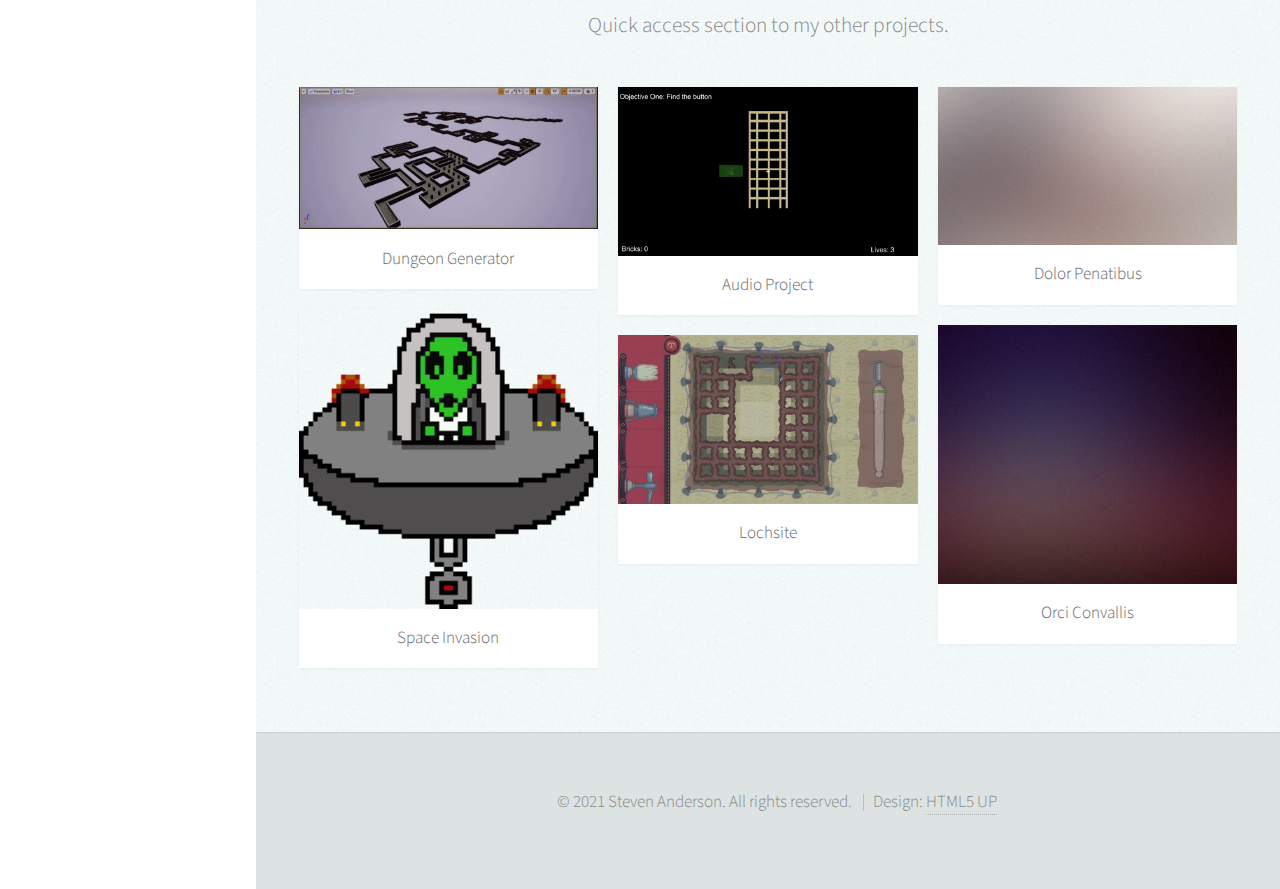
<file: Template.html>
﻿<!DOCTYPE HTML>
<html>
<head>
    <title>#PageTitle#</title>
    <meta charset="utf-8" />
    <meta name="viewport" content="width=device-width, initial-scale=1, user-scalable=no" />
    <link rel="apple-touch-icon" sizes="180x180" href="images/apple-touch-icon.png">
    <link rel="icon" type="image/png" sizes="32x32" href="images/favicon-32x32.png">
    <link rel="icon" type="image/png" sizes="16x16" href="images/favicon-16x16.png">
    <link rel="manifest" href="/site.webmanifest">
    <link rel="stylesheet" href="assets/css/main.css" />
</head>
<body class="is-preload">

    <!-- Header -->
    <div id="header">

        <div class="top">

            <!-- Logo -->
            <div id="logo">
                <h1 id="title">Steven Anderson</h1>
                <p>Game Programmer</p>
            </div>

            <!-- Nav -->
            <nav id="nav">
                <ul>
                    <li><a href="index.html" id="home">Home</a></li>
                    <li><a href="#Description" id="description">Description</a></li>
                    <li><a href="#Source" id="source-code">Source Code</a></li>
                    <li><a href="#OtherProjects" id="portfolio-link">Other Projects</a></li>
                </ul>
            </nav>

        </div>

        <div class="bottom">

            <!-- Social Icons -->
            <ul class="icons">
                <li><a href="https://twitter.com/SAAnderson94" target="_blank" rel="noopener noreferrer" class="icon brands fa-twitter"><span class="label">Twitter</span></a></li>
                <li><a href="https://www.linkedin.com/in/stevenanderson94/" target="_blank" rel="noopener noreferrer" class="icon brands fa-linkedin"><span class="label">LinkedIn</span></a></li>
                <li><a href="https://github.com/SAnderson-Portfolio" target="_blank" rel="noopener noreferrer" class="icon brands fa-github"><span class="label">Github</span></a></li>
                <li><a href="mailto: stevenanderson994@gmail.com" class="icon solid fa-envelope"><span class="label">Email</span></a></li>
            </ul>

        </div>

    </div>

    <!-- Main -->
    <div id="main">

        <!-- Description -->
        <section id="Description" class="one dark cover">
            <div class="container">

                <header>
                    <h2 class="alt"><strong>#Project Name#</strong></h2>
                </header>
                <p>
                    Development Snapshot<br />
                    <b>Engine</b>: Unreal Engine 4<br />
                    <b>Language</b>: C++<br />
                    <b>Algorithm</b>: Random walk<br />

                </p>
                <p style="text-align:left;">
                  
                    <br />
                    Below is a video
                </p>
                <iframe width="560" height="315" src="https://www.youtube.com/embed/rjhIT01g7GM" title="YouTube video player" frameborder="0" allow="accelerometer; autoplay; clipboard-write; encrypted-media; gyroscope; picture-in-picture" allowfullscreen></iframe>
            </div>
        </section>

        <!-- Source -->
        <section id="Source" class="two">
            <div class="container">
                <h2 class="alt"><strong>#Variable Declaration#</strong></h2>
                <pre style="text-align:left;">
                <code>
                        </code>
                    </pre>
                <h2 class="alt"><strong>#Function Header#</strong></h2>
                <pre style="text-align:left;">
                <code>
                 </code>
                </pre>
            </div>
        </section>

        <!-- Other Projects -->
        <section id="OtherProjects" class="two">
            <div class="container">

                <header>
                    <h2>Other Projects</h2>
                </header>

                <p>
                    Quick access section to my other projects.
                </p>

                <div class="row">
                    <div class="col-4 col-12-mobile">
                        <article class="item">
                            <a href="dungeon.html" class="image fit"><img src="images/Maps.gif" alt="Gif of different maps" /></a>
                            <header>
                                <h3>Dungeon Generator</h3>
                            </header>
                        </article>
                        <article class="item">
                            <a href="SpaceInvasion.html" class="image fit"><img src="images/enemySheet.gif" alt="Enemy animation" /></a>
                            <header>
                                <h3>Space Invasion</h3>
                            </header>
                        </article>
                    </div>
                    <div class="col-4 col-12-mobile">
                        <article class="item">
                            <a href="AudioProject.html" class="image fit"><img src="images/AudioProject.gif" alt="Audio project intro" /></a>
                            <header>
                                <h3>Audio Project</h3>
                            </header>
                        </article>
                        <article class="item">
                            <a href="Lochsite.html" class="image fit"><img src="images/Lochsite.gif" alt="Roots being cut in game" /></a>
                            <header>
                                <h3>Lochsite</h3>
                            </header>
                        </article>
                    </div>
                    <div class="col-4 col-12-mobile">
                        <article class="item">
                            <a href="#" class="image fit"><img src="images/pic06.jpg" alt="" /></a>
                            <header>
                                <h3>Dolor Penatibus</h3>
                            </header>
                        </article>
                        <article class="item">
                            <a href="#" class="image fit"><img src="images/pic07.jpg" alt="" /></a>
                            <header>
                                <h3>Orci Convallis</h3>
                            </header>
                        </article>
                    </div>
                </div>

            </div>
        </section>
    </div>

    <!-- Footer -->
    <div id="footer">

        <!-- Copyright -->
        <ul class="copyright">
            <li>&copy; 2021 Steven Anderson. All rights reserved.</li>
            <li>Design: <a href="http://html5up.net">HTML5 UP</a></li>
        </ul>

    </div>

    <!-- Scripts -->
    <script src="assets/js/jquery.min.js"></script>
    <script src="assets/js/jquery.scrolly.min.js"></script>
    <script src="assets/js/jquery.scrollex.min.js"></script>
    <script src="assets/js/browser.min.js"></script>
    <script src="assets/js/breakpoints.min.js"></script>
    <script src="assets/js/util.js"></script>
    <script src="assets/js/main.js"></script>

</body>
</html>
</file>
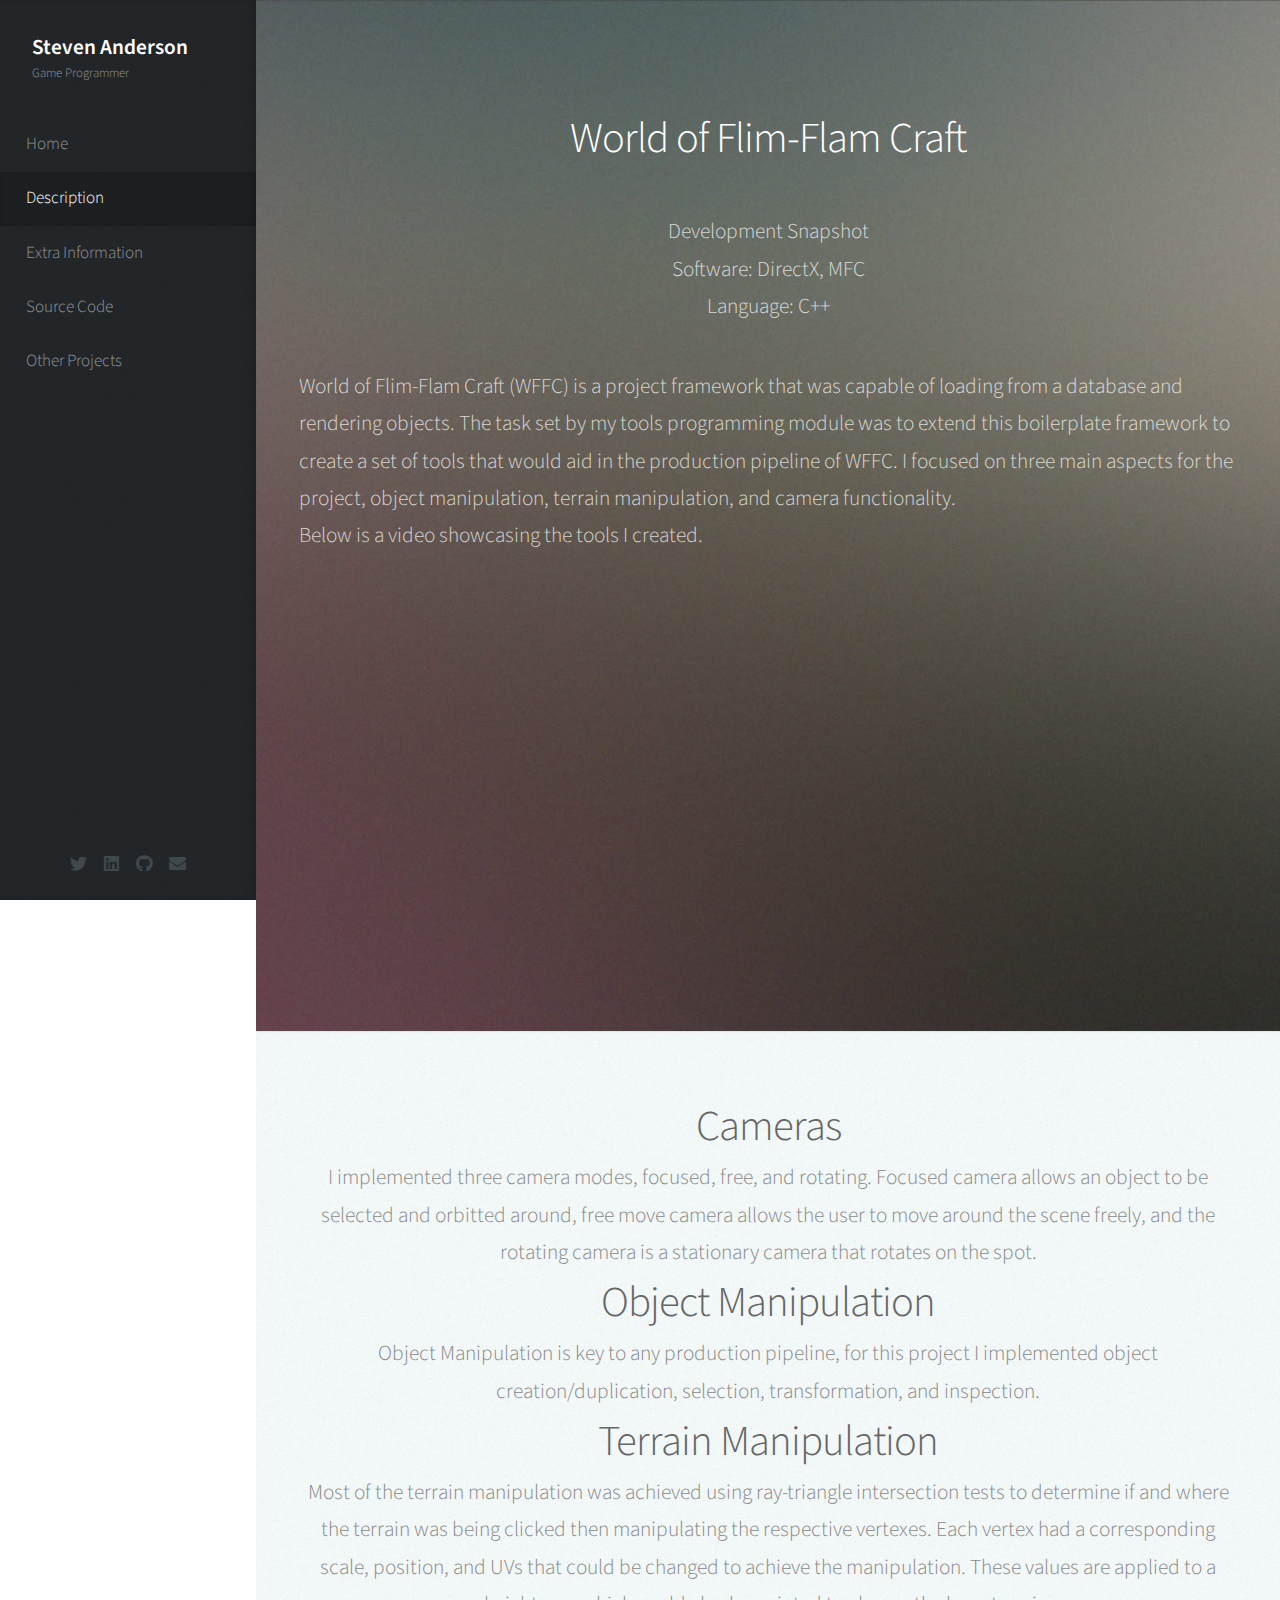
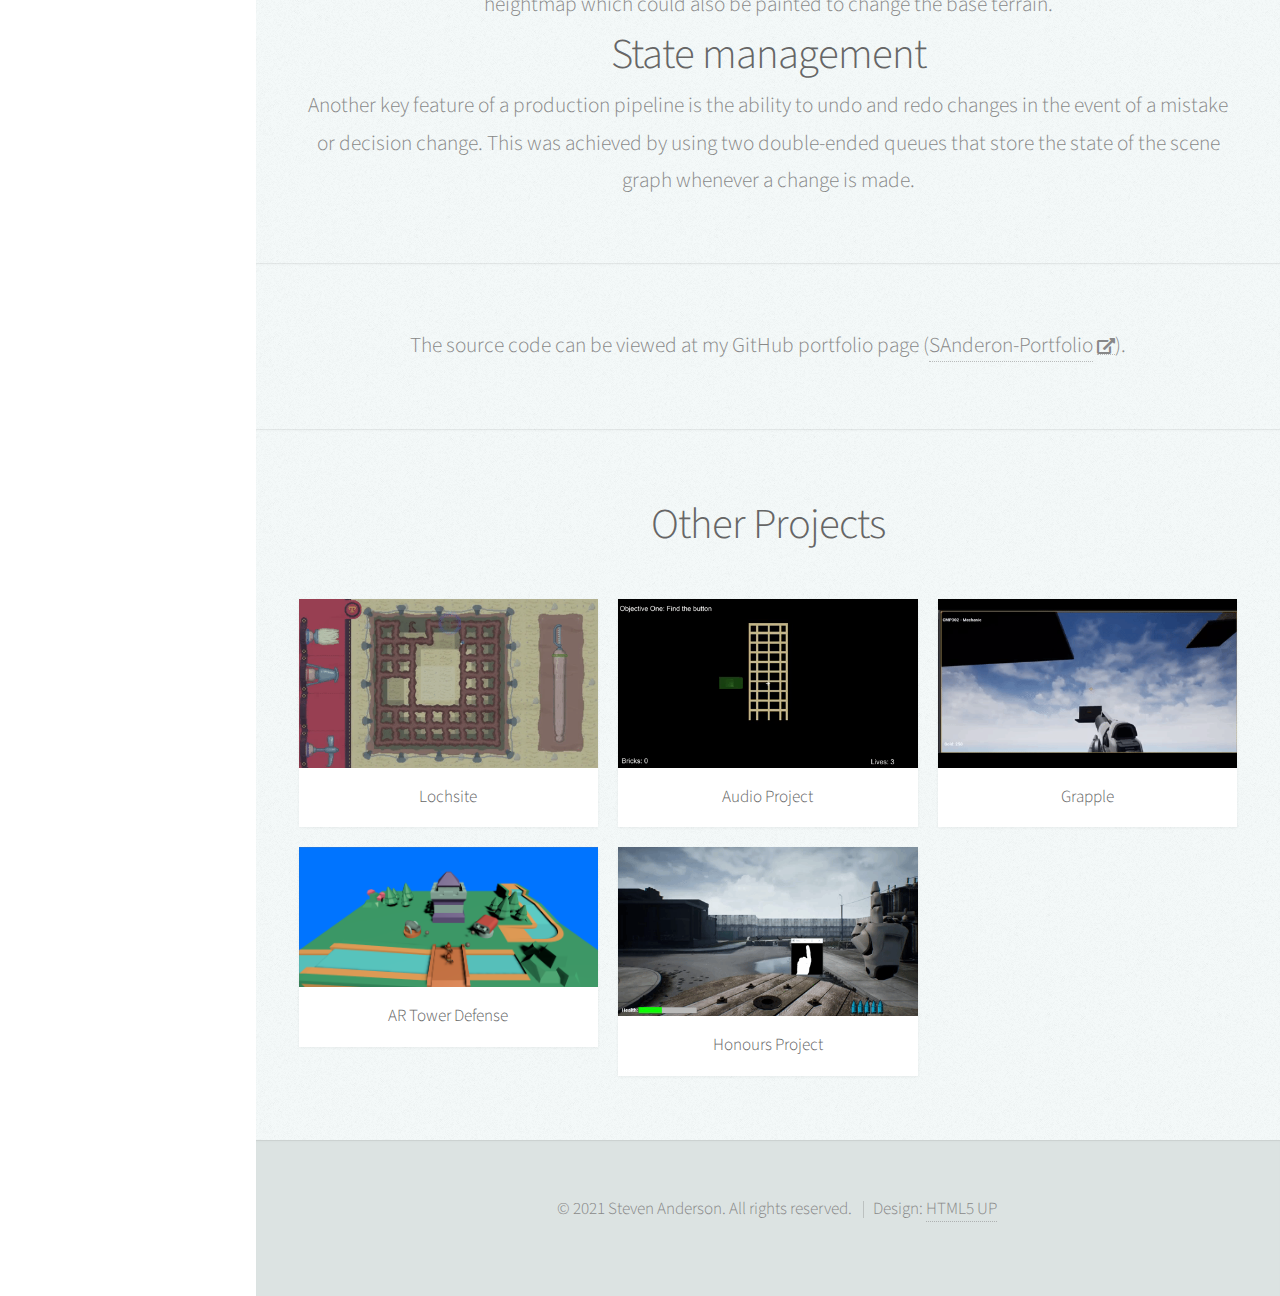
<file: ToolsProgramming.html>
﻿<!DOCTYPE HTML>
<html>
<head>
    <title>WFFC</title>
    <meta charset="utf-8" />
    <meta name="viewport" content="width=device-width, initial-scale=1, user-scalable=no" />
    <link rel="apple-touch-icon" sizes="180x180" href="images/apple-touch-icon.png">
    <link rel="icon" type="image/png" sizes="32x32" href="images/favicon-32x32.png">
    <link rel="icon" type="image/png" sizes="16x16" href="images/favicon-16x16.png">
    <link rel="manifest" href="/site.webmanifest">
    <link rel="stylesheet" href="assets/css/main.css" />
</head>
<body class="is-preload">

    <!-- Header -->
    <div id="header">

        <div class="top">

            <!-- Logo -->
            <div id="logo">
                <h1 id="title">Steven Anderson</h1>
                <p>Game Programmer</p>
            </div>

            <!-- Nav -->
            <nav id="nav">
                <ul>
                    <li><a href="index.html" id="home">Home</a></li>
                    <li><a href="#Description" id="description">Description</a></li>
                    <li><a href="#ExtraInfo" id="extra-info">Extra Information</a></li>
                    <li><a href="#Source" id="source-code">Source Code</a></li>
                    <li><a href="#OtherProjects" id="portfolio-link">Other Projects</a></li>
                </ul>
            </nav>

        </div>

        <div class="bottom">

            <!-- Social Icons -->
            <ul class="icons">
                <li><a href="https://twitter.com/SAAnderson94" target="_blank" rel="noopener noreferrer" class="icon brands fa-twitter"><span class="label">Twitter</span></a></li>
                <li><a href="https://www.linkedin.com/in/stevenanderson94/" target="_blank" rel="noopener noreferrer" class="icon brands fa-linkedin"><span class="label">LinkedIn</span></a></li>
                <li><a href="https://github.com/SAnderson-Portfolio" target="_blank" rel="noopener noreferrer" class="icon brands fa-github"><span class="label">Github</span></a></li>
                <li><a href="mailto: stevenanderson994@gmail.com" class="icon solid fa-envelope"><span class="label">Email</span></a></li>
            </ul>

        </div>

    </div>

    <!-- Main -->
    <div id="main">

        <!-- Description -->
        <section id="Description" class="one dark cover">
            <div class="container">

                <header>
                    <h2 class="alt"><strong>World of Flim-Flam Craft</strong></h2>
                </header>
                <p>
                    Development Snapshot<br />
                    <b>Software</b>: DirectX, MFC<br />
                    <b>Language</b>: C++<br />

                </p>
                <p style="text-align:left;">
                    World of Flim-Flam Craft (WFFC) is a project framework that was capable of loading from a database and rendering objects. The task set by my tools programming module was to extend this boilerplate framework to create a set of tools that would aid in the production pipeline of WFFC.
                    I focused on three main aspects for the project, object manipulation, terrain manipulation, and camera functionality.

                    <br />
                    Below is a video showcasing the tools I created.
                </p>
                <iframe width="560" height="315" src="https://www.youtube.com/embed/iCPUDzLAjQk" title="YouTube video player" frameborder="0" allow="accelerometer; autoplay; clipboard-write; encrypted-media; gyroscope; picture-in-picture" allowfullscreen></iframe>
            </div>
        </section>

        <!-- Extra Info-->
        <section id="ExtraInfo" class="two">
            <div class="container">
                <h2>Cameras</h2>
                I implemented three camera modes, focused, free, and rotating. Focused camera allows an object to be selected and orbitted around,
                free move camera allows the user to move around the scene freely, and the rotating camera is a stationary camera that rotates on the spot.
                <h2>Object Manipulation</h2>
                Object Manipulation is key to any production pipeline, for this project I implemented object creation/duplication, selection, transformation, and inspection.
                <h2>Terrain Manipulation</h2>
                Most of the terrain manipulation was achieved using ray-triangle intersection tests to determine if and where the terrain was being clicked then manipulating the respective vertexes.
                Each vertex had a corresponding scale, position, and UVs that could be changed to achieve the manipulation. These values are applied to a heightmap which could also be painted to change the base terrain.
                <h2>State management</h2>
                Another key feature of a production pipeline is the ability to undo and redo changes in the event of a mistake or decision change.
                This was achieved by using two double-ended queues that store the state of the scene graph whenever a change is made.
            </div>
        </section>

        <!-- Source -->
        <section id="Source" class="two">
            <div class="container">

                The source code can be viewed at my GitHub portfolio page
                (<a href="https://github.com/SAnderson-Portfolio/WFFC" target="_blank" rel="noopener noreferrer">SAnderon-Portfolio</a>
                <a href="https://github.com/SAnderson-Portfolio/WFFC" class="fas fa-external-link-alt" style="font-size:16px"></a>).
            </div>
        </section>

        <!-- Other Projects -->
        <section id="Other Projects" class="two">
            <div class="container">

                <header>
                    <h2>Other Projects</h2>
                </header>

                <div class="row">
                    <div class="col-4 col-12-mobile">
                        <article class="item">
                            <a href="Lochsite.html" class="image fit"><img src="images/Lochsite.gif" alt="Roots being cut in game" /></a>
                            <header>
                                <h3>Lochsite</h3>
                            </header>
                        </article>

                        <article class="item">
                            <a href="VitaProject.html" class="image fit"><img src="images/VitaMenu.png" alt="Win screen of AR Vita game." /></a>
                            <header>
                                <h3>AR Tower Defense</h3>
                            </header>
                        </article>

                    </div>
                    <div class="col-4 col-12-mobile">
                        <article class="item">
                            <a href="AudioProject.html" class="image fit"><img src="images/AudioProject.gif" alt="Audio project intro" /></a>
                            <header>
                                <h3>Audio Project</h3>
                            </header>
                        </article>

                        <article class="item">
                            <a href="HonoursProject.html" class="image fit"><img src="images/Honours.gif" alt="Some gestures." /></a>
                            <header>
                                <h3>Honours Project</h3>
                            </header>
                        </article>

                    </div>
                    <div class="col-4 col-12-mobile">
                        <article class="item">
                            <a href="Grapple.html" class="image fit"><img src="images/Grapple.gif" alt="Grappling to grapple point." /></a>
                            <header>
                                <h3>Grapple</h3>
                            </header>
                        </article>
                    </div>
                </div>

            </div>
        </section>
    </div>

    <!-- Footer -->
    <div id="footer">

        <!-- Copyright -->
        <ul class="copyright">
            <li>&copy; 2021 Steven Anderson. All rights reserved.</li>
            <li>Design: <a href="http://html5up.net">HTML5 UP</a></li>
        </ul>

    </div>

    <!-- Scripts -->
    <script src="assets/js/jquery.min.js"></script>
    <script src="assets/js/jquery.scrolly.min.js"></script>
    <script src="assets/js/jquery.scrollex.min.js"></script>
    <script src="assets/js/browser.min.js"></script>
    <script src="assets/js/breakpoints.min.js"></script>
    <script src="assets/js/util.js"></script>
    <script src="assets/js/main.js"></script>

</body>
</html>
</file>
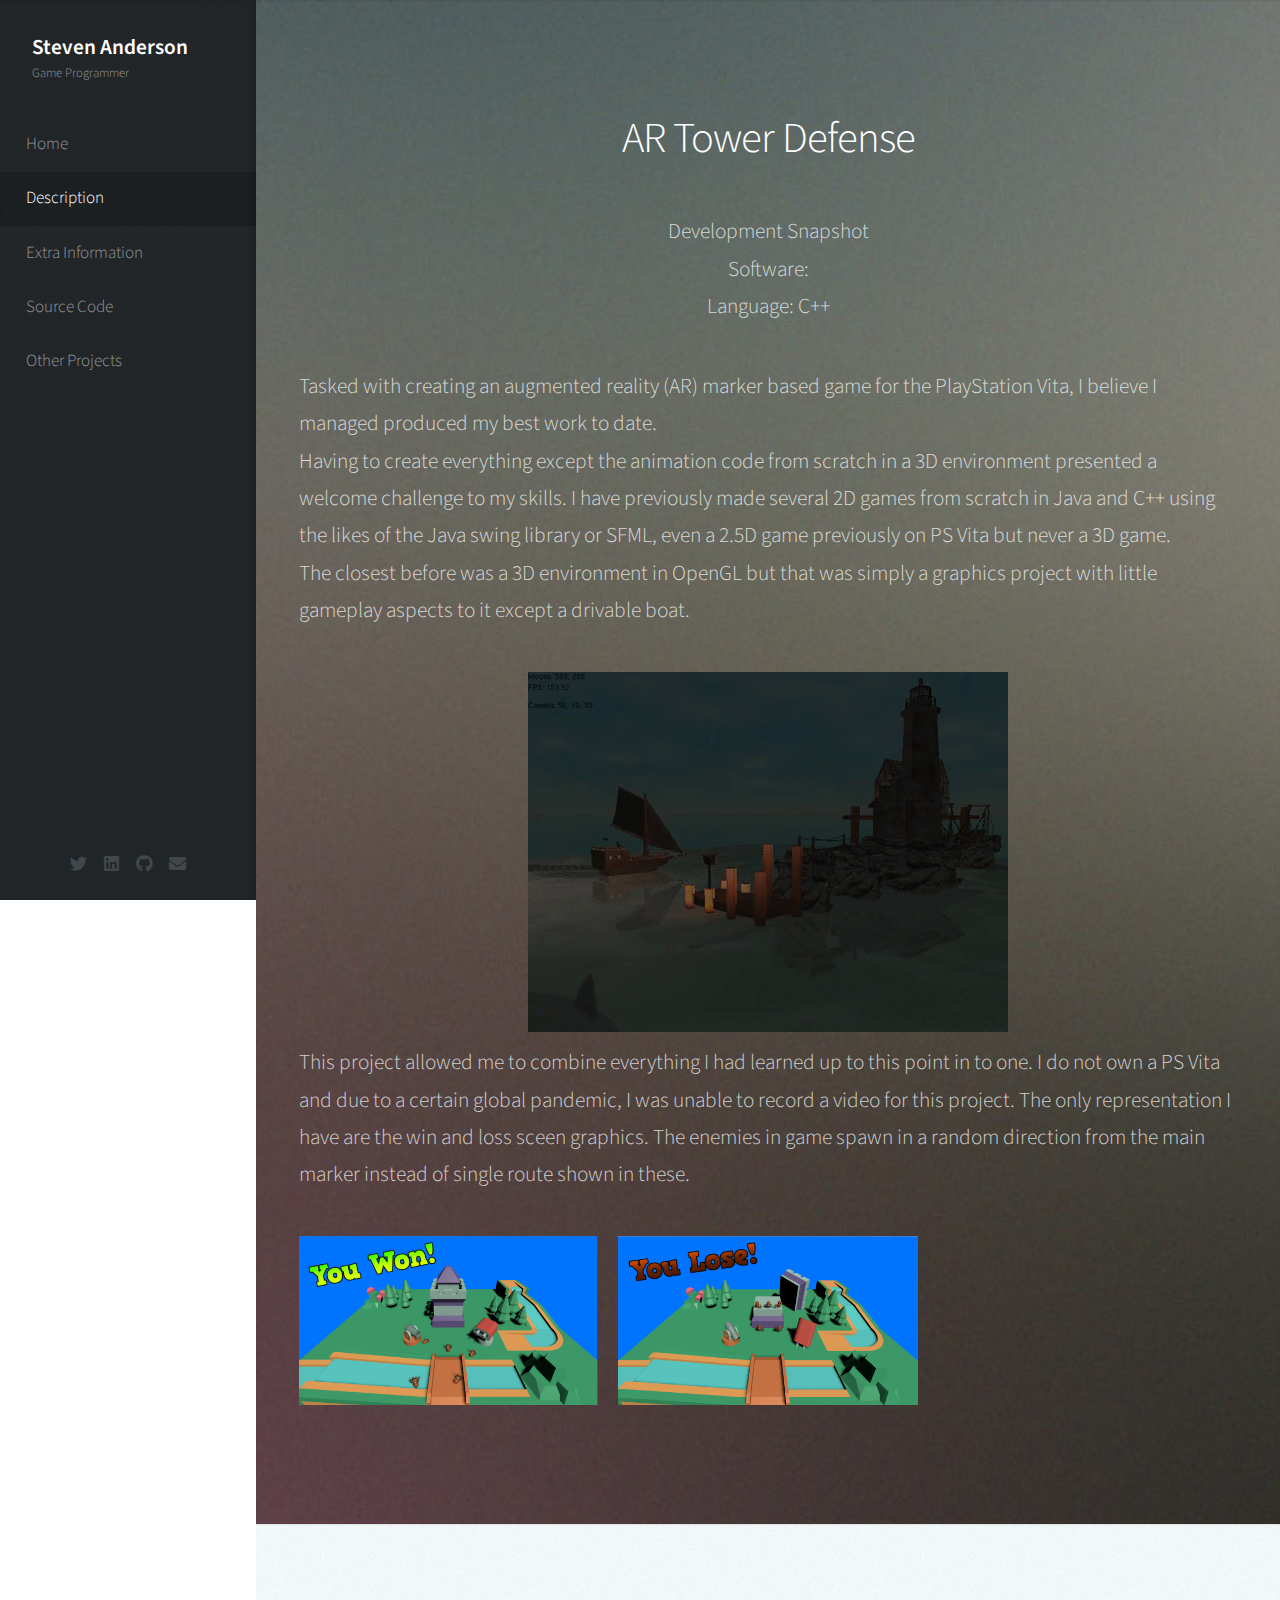
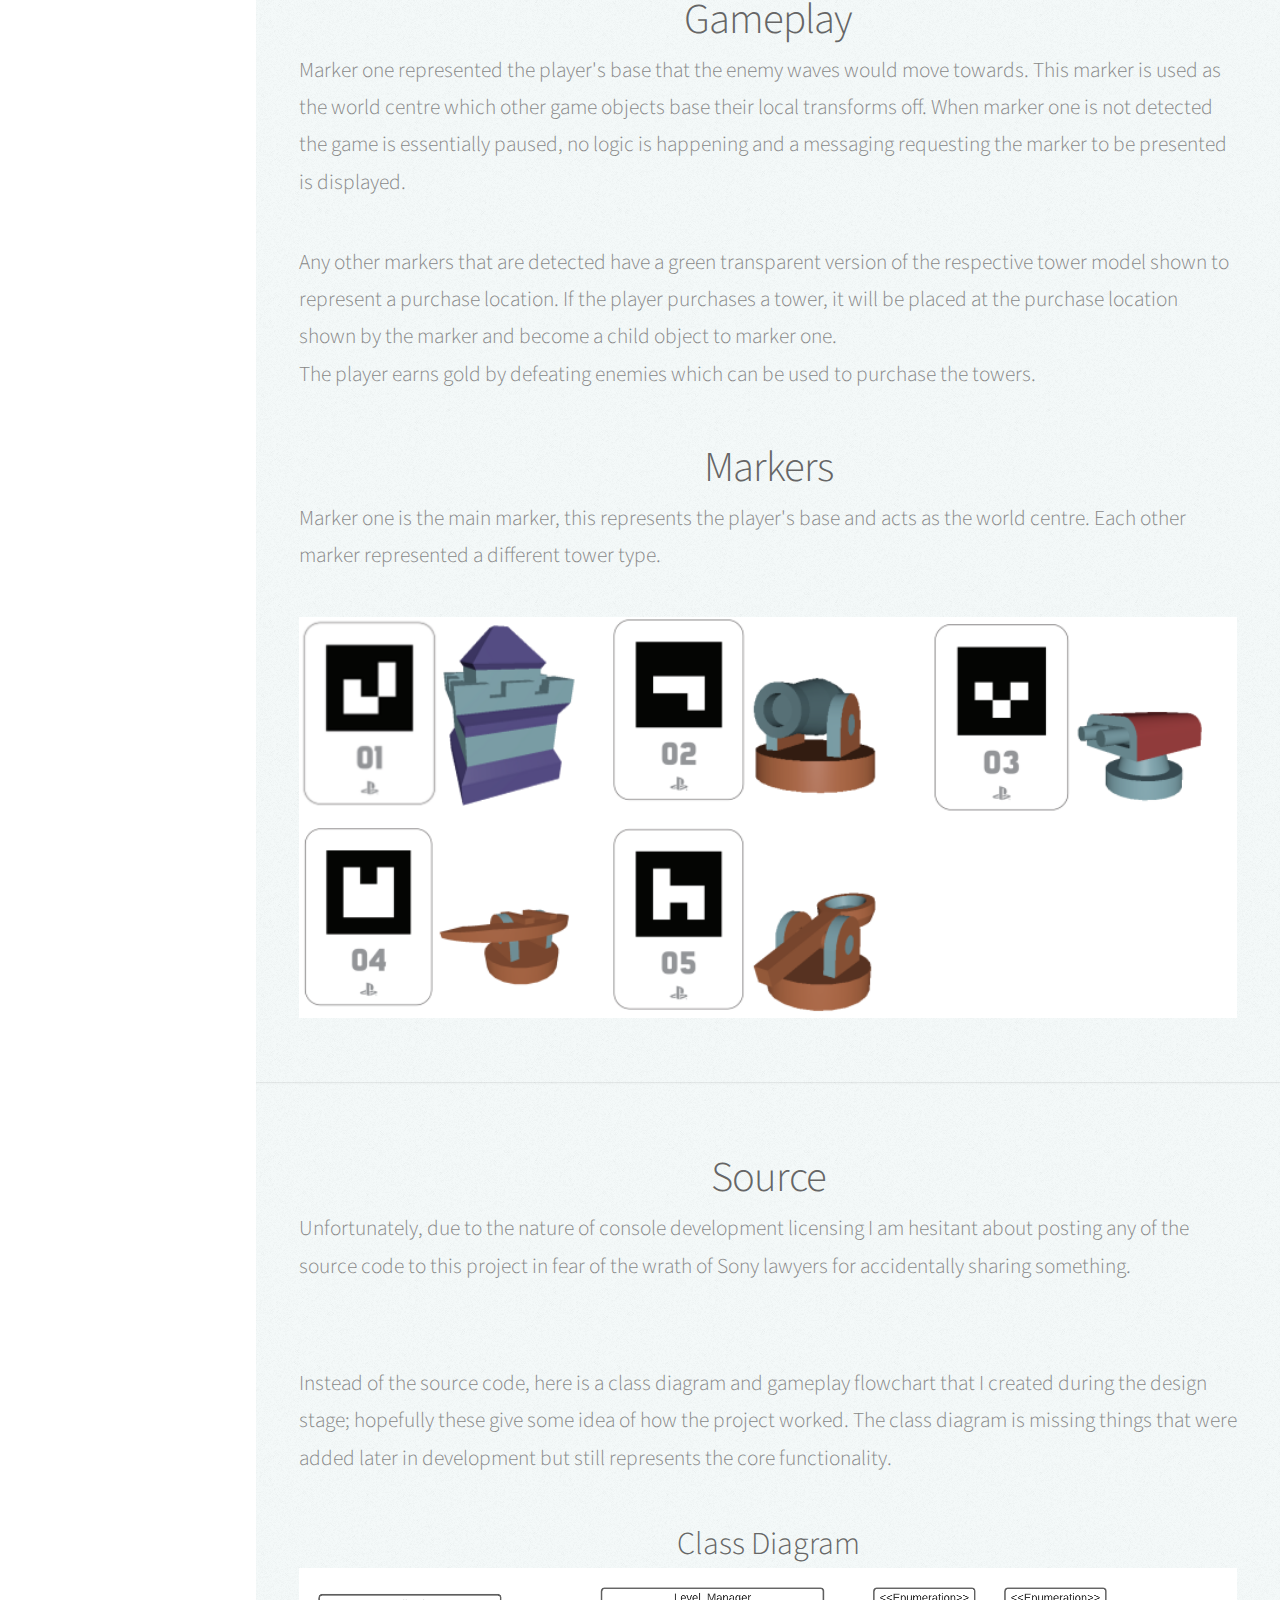
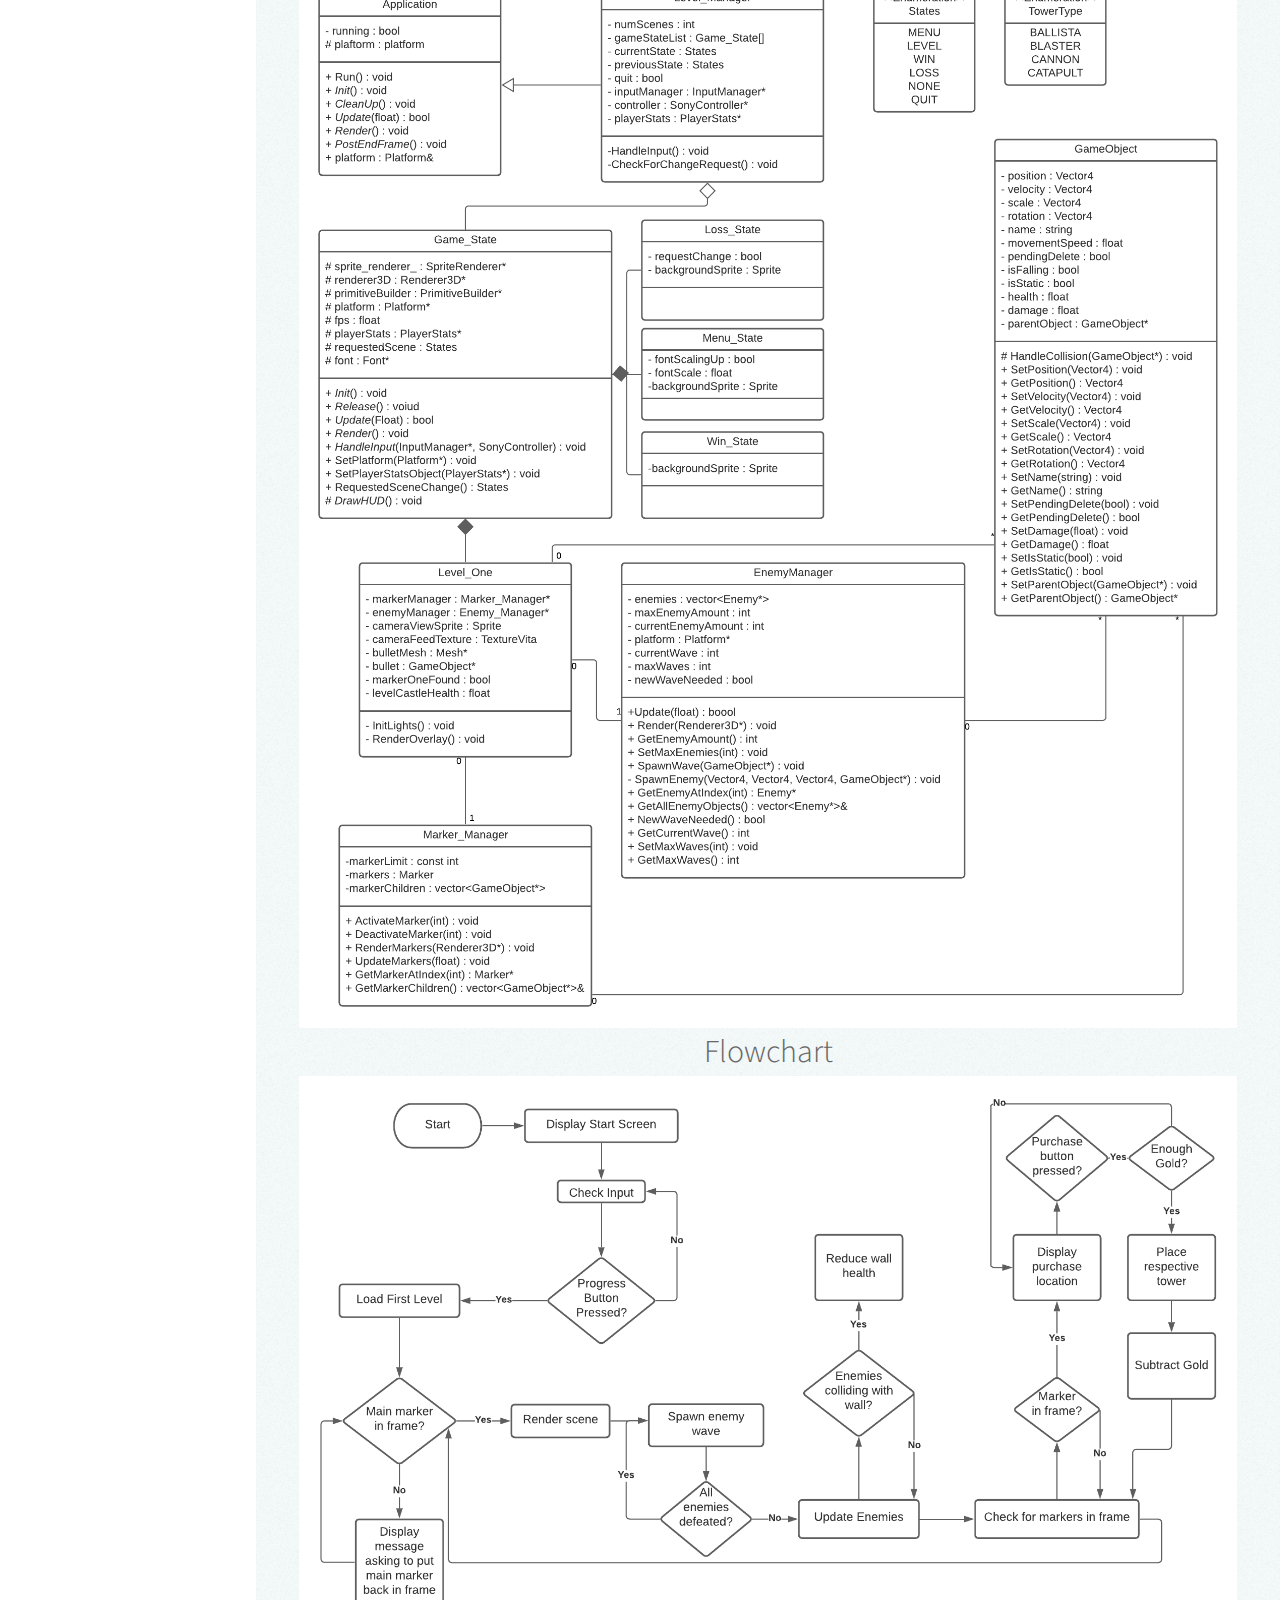
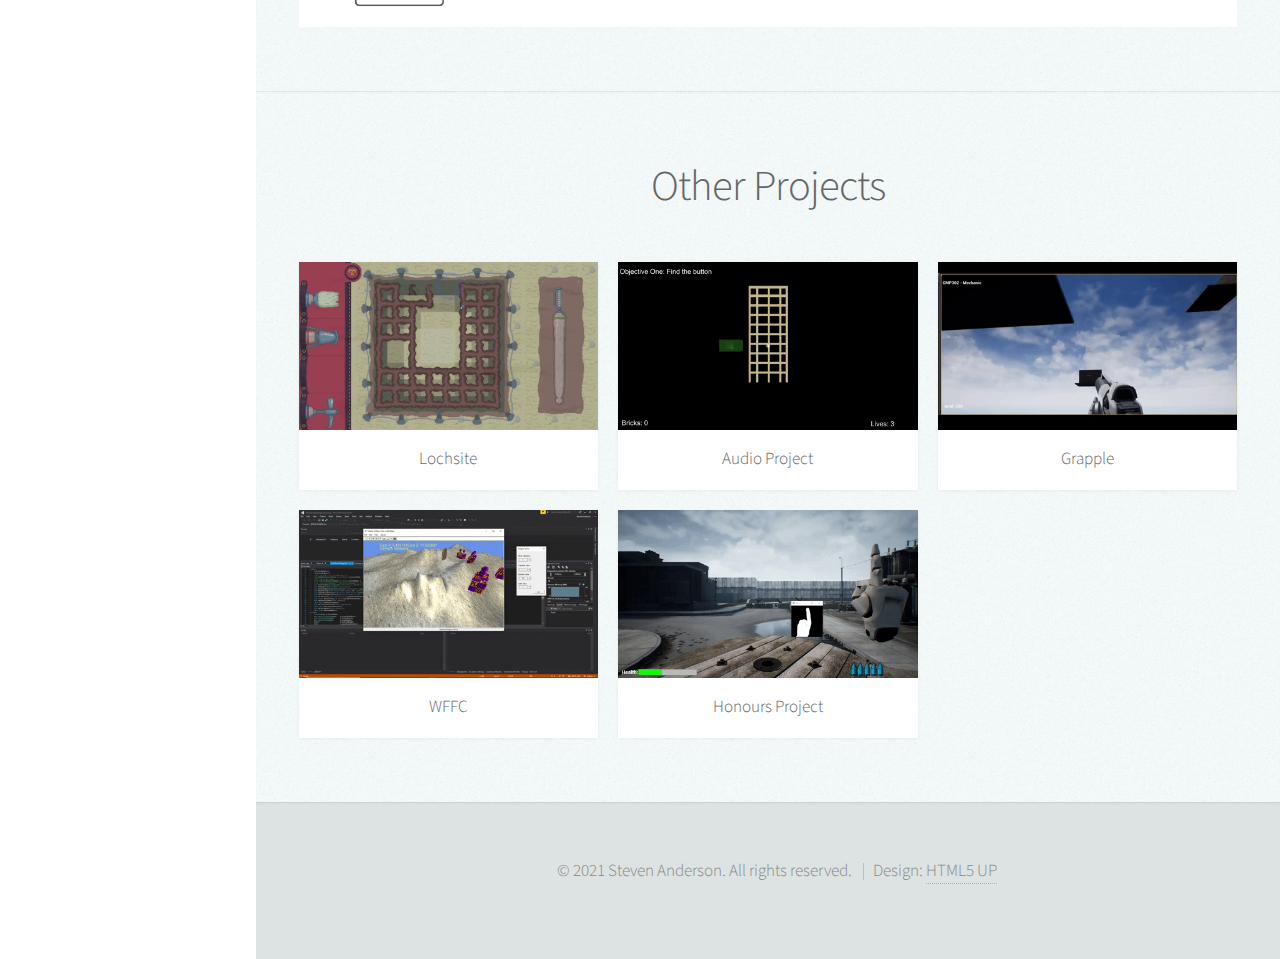
<file: VitaProject.html>
﻿<!DOCTYPE HTML>
<html>
<head>
    <title>AR Tower Defense</title>
    <meta charset="utf-8" />
    <meta name="viewport" content="width=device-width, initial-scale=1, user-scalable=no" />
    <link rel="apple-touch-icon" sizes="180x180" href="images/apple-touch-icon.png">
    <link rel="icon" type="image/png" sizes="32x32" href="images/favicon-32x32.png">
    <link rel="icon" type="image/png" sizes="16x16" href="images/favicon-16x16.png">
    <link rel="manifest" href="/site.webmanifest">
    <link rel="stylesheet" href="assets/css/main.css" />
</head>
<body class="is-preload">

    <!-- Header -->
    <div id="header">

        <div class="top">

            <!-- Logo -->
            <div id="logo">
                <h1 id="title">Steven Anderson</h1>
                <p>Game Programmer</p>
            </div>

            <!-- Nav -->
            <nav id="nav">
                <ul>
                    <li><a href="index.html" id="home">Home</a></li>
                    <li><a href="#Description" id="description">Description</a></li>
                    <li><a href="#ExtraInfo" id="extra-info">Extra Information</a></li>
                    <li><a href="#Source" id="source-code">Source Code</a></li>
                    <li><a href="#OtherProjects" id="portfolio-link">Other Projects</a></li>
                </ul>
            </nav>

        </div>

        <div class="bottom">

            <!-- Social Icons -->
            <ul class="icons">
                <li><a href="https://twitter.com/SAAnderson94" target="_blank" rel="noopener noreferrer" class="icon brands fa-twitter"><span class="label">Twitter</span></a></li>
                <li><a href="https://www.linkedin.com/in/stevenanderson94/" target="_blank" rel="noopener noreferrer" class="icon brands fa-linkedin"><span class="label">LinkedIn</span></a></li>
                <li><a href="https://github.com/SAnderson-Portfolio" target="_blank" rel="noopener noreferrer" class="icon brands fa-github"><span class="label">Github</span></a></li>
                <li><a href="mailto: stevenanderson994@gmail.com" class="icon solid fa-envelope"><span class="label">Email</span></a></li>
            </ul>

        </div>

    </div>

    <!-- Main -->
    <div id="main">

        <!-- Description -->
        <section id="Description" class="one dark cover">
            <div class="container">

                <header>
                    <h2 class="alt"><strong>AR Tower Defense</strong></h2>
                </header>
                <p>
                    Development Snapshot<br />
                    <b>Software</b>: <br />
                    <b>Language</b>: C++<br />

                </p>
                <p style="text-align:left;">
                    Tasked with creating an augmented reality (AR) marker based game for the PlayStation Vita, I believe I managed produced my best work to date. <br />
                    Having to create everything except the animation code from scratch in a 3D environment presented a welcome challenge to my skills.
                    I have previously made several 2D games from scratch in Java and C++ using the likes of the Java swing library or SFML, even a 2.5D game previously on PS Vita but never a 3D game.
                    <br />The closest before was a 3D environment in OpenGL but that was simply a graphics project with little gameplay aspects to it except a drivable boat.<br />
                </p>
                <a class="image alt" style="align-content:center"><img src="images/OpenGL.gif" alt="Gif of OpenGL Scene." /></a>

                <p style="text-align:left;">
                    This project allowed me to combine everything I had learned up to this point in to one.
                    I do not own a PS Vita and due to a certain global pandemic, I was unable to record a video for this project. The only representation I have are the win and loss sceen graphics. The enemies in game spawn in a random direction from the main marker instead of single route shown in these.
                </p>
                <div class="row two">
                    <div class="col-4">
                        <img src="images/Robo_Win_Screen.png" alt="Win Screen" style="width:100%">
                    </div>
                    <div class="col-4">
                        <img src="images/Robo_Loss_Screen.png" alt="Loss Screen" style="width:100%">
                    </div>
                </div>

            </div>
        </section>

        <!-- Extra Info-->
        <section id="ExtraInfo" class="two">
            <div class="container">
                <h2>Gameplay</h2>
                <p style="text-align:left;">
                    Marker one represented the player's base that the enemy waves would move towards. This marker is used as the world centre which other game objects base their local transforms off.
                    When marker one is not detected the game is essentially paused, no logic is happening and a messaging requesting the marker to be presented is displayed.
                </p>
                <p style="text-align:left;">
                    Any other markers that are detected have a green transparent version of the respective tower model shown to represent a purchase location.
                    If the player purchases a tower, it will be placed at the purchase location shown by the marker and become a child object to marker one. <br />
                    The player earns gold by defeating enemies which can be used to purchase the towers.

                </p>


                <h2>Markers</h2>
                <p style="text-align:left;">Marker one is the main marker, this represents the player's base and acts as the world centre. Each other marker represented a different tower type.</p>
                <a class="image fit"><img src="images/MarkerTowers.png" alt="Markers and their towers" /></a>
            </div>
        </section>

        <!-- Source -->
        <section id="Source" class="two">
            <div class="container">
                <h2 class="alt"><strong>Source</strong></h2>
                <p style="text-align:left;">
                    Unfortunately, due to the nature of console development licensing I am hesitant about posting any of the source code to this project in fear of the wrath of Sony lawyers for accidentally sharing something.

                </p>
                <br />
                <p style="text-align:left;">
                    Instead of the source code, here is a class diagram and gameplay flowchart that I created during the design stage; hopefully these give some idea of how the project worked. The class diagram is missing things that were added later in development but still represents the core functionality.

                </p>
                <h3>Class Diagram</h3>
                <a class="image fit"><img src="images/ClassDiagramVita.png" alt="Class diagram for AR Vita" /></a>
                <h3>Flowchart</h3>
                <a class="image fit"><img src="images/FlowchartVita.png" alt="Gameplay Flowchart" /></a>
            </div>
        </section>

        <!-- Other Projects -->
        <section id="Other Projects" class="two">
            <div class="container">

                <header>
                    <h2>Other Projects</h2>
                </header>

                <div class="row">
                    <div class="col-4 col-12-mobile">
                        <article class="item">
                            <a href="Lochsite.html" class="image fit"><img src="images/Lochsite.gif" alt="Roots being cut in game" /></a>
                            <header>
                                <h3>Lochsite</h3>
                            </header>
                        </article>

                        <article class="item">
                            <a href="ToolsProgramming.html" class="image fit"><img src="images/ToolsProject.gif" alt="Terrain being flattened." /></a>
                            <header>
                                <h3>WFFC</h3>
                            </header>
                        </article>

                    </div>
                    <div class="col-4 col-12-mobile">
                        <article class="item">
                            <a href="AudioProject.html" class="image fit"><img src="images/AudioProject.gif" alt="Audio project intro" /></a>
                            <header>
                                <h3>Audio Project</h3>
                            </header>
                        </article>
                        <article class="item">
                            <a href="HonoursProject.html" class="image fit"><img src="images/Honours.gif" alt="Some gestures." /></a>
                            <header>
                                <h3>Honours Project</h3>
                            </header>
                        </article>

                    </div>
                    <div class="col-4 col-12-mobile">
                        <article class="item">
                            <a href="Grapple.html" class="image fit"><img src="images/Grapple.gif" alt="Grappling to grapple point." /></a>
                            <header>
                                <h3>Grapple</h3>
                            </header>
                        </article>
                    </div>
                </div>

            </div>
        </section>
    </div>

    <!-- Footer -->
    <div id="footer">

        <!-- Copyright -->
        <ul class="copyright">
            <li>&copy; 2021 Steven Anderson. All rights reserved.</li>
            <li>Design: <a href="http://html5up.net">HTML5 UP</a></li>
        </ul>

    </div>

    <!-- Scripts -->
    <script src="assets/js/jquery.min.js"></script>
    <script src="assets/js/jquery.scrolly.min.js"></script>
    <script src="assets/js/jquery.scrollex.min.js"></script>
    <script src="assets/js/browser.min.js"></script>
    <script src="assets/js/breakpoints.min.js"></script>
    <script src="assets/js/util.js"></script>
    <script src="assets/js/main.js"></script>

</body>
</html>
</file>
<file: assets/css/main.css>
@import url("fontawesome-all.min.css");
@import url("https://fonts.googleapis.com/css?family=Source+Sans+Pro:300,300italic,400,600");

/*
	Prologue by HTML5 UP
	html5up.net | @ajlkn
	Free for personal and commercial use under the CCA 3.0 license (html5up.net/license)
*/


html, body, div, span, applet, object,
iframe, h1, h2, h3, h4, h5, h6, p, blockquote,
pre, a, abbr, acronym, address, big, cite,
code, del, dfn, em, img, ins, kbd, q, s, samp,
small, strike, strong, sub, sup, tt, var, b,
u, i, center, dl, dt, dd, ol, ul, li, fieldset,
form, label, legend, table, caption, tbody,
tfoot, thead, tr, th, td, article, aside,
canvas, details, embed, figure, figcaption,
footer, header, hgroup, menu, nav, output, ruby,
section, summary, time, mark, audio, video {
	margin: 0;
	padding: 0;
	border: 0;
	font-size: 100%;
	font: inherit;
	vertical-align: baseline;}

article, aside, details, figcaption, figure,
footer, header, hgroup, menu, nav, section {
	display: block;}

body {
	line-height: 1;
}

ol, ul {
	list-style: none;
}

blockquote, q {
	quotes: none;
}

	blockquote:before, blockquote:after, q:before, q:after {
		content: '';
		content: none;
	}

table {
	border-collapse: collapse;
	border-spacing: 0;
}

body {
	-webkit-text-size-adjust: none;
}

mark {
	background-color: transparent;
	color: inherit;
}

input::-moz-focus-inner {
	border: 0;
	padding: 0;
}

input, select, textarea {
	-moz-appearance: none;
	-webkit-appearance: none;
	-ms-appearance: none;
	appearance: none;
}

/* Basic */

	html {
		box-sizing: border-box;
	}

	*, *:before, *:after {
		box-sizing: inherit;
	}

	body {
		background: #fff;
		font-family: 'Source Sans Pro', sans-serif;
		font-size: 19pt;
		font-weight: 300;
		line-height: 1.75em;
		color: #888;
	}

		body.is-preload *, body.is-preload *:before, body.is-preload *:after {
			-moz-animation: none !important;
			-webkit-animation: none !important;
			-ms-animation: none !important;
			animation: none !important;
			-moz-transition: none !important;
			-webkit-transition: none !important;
			-ms-transition: none !important;
			transition: none !important;
		}

	input, textarea, select {
		font-family: 'Source Sans Pro', sans-serif;
		font-size: 19pt;
		font-weight: 300;
		line-height: 1.75em;
		color: #888;
	}

	h1, h2, h3, h4, h5, h6 {
		font-weight: 300;
		color: #666;
		line-height: 1.5em;
	}

	h1 a, h2 a, h3 a, h4 a, h5 a, h6 a {
		color: inherit;
		text-decoration: none;
	}

		h1 a strong, h2 a strong, h3 a strong, h4 a strong, h5 a strong, h6 a strong {
			color: #333;
		}

	h2 {
		font-size: 2em;
		letter-spacing: -1px;
	}

		h2.alt {
			color: #888;
		}

			h2.alt strong {
				color: #666;
			}

	h3 {
		font-size: 1.5em;
	}

	header {
		margin: 0 0 2em 0;
	}

		header > p {
			margin: 1em 0 0 0;
		}

	footer {
		margin: 2em 0 0 0;
	}

	strong, b {
		font-weight: 300;
		color: inherit;
	}

	em, i {
		font-style: italic;
	}

	a {
		text-decoration: none;
		color: inherit;
		border-bottom: dotted 1px rgba(128, 128, 128, 0.5);
		-moz-transition: color 0.35s ease-in-out, border-bottom-color 0.35s ease-in-out;
		-webkit-transition: color 0.35s ease-in-out, border-bottom-color 0.35s ease-in-out;
		-ms-transition: color 0.35s ease-in-out, border-bottom-color 0.35s ease-in-out;
		transition: color 0.35s ease-in-out, border-bottom-color 0.35s ease-in-out;
		outline: 0;
	}

		a:hover {
			color: #E27689;
			border-bottom-color: rgba(255, 255, 255, 0);
		}

	sub {
		position: relative;
		top: 0.5em;
		font-size: 0.8em;
	}

	sup {
		position: relative;
		top: -0.5em;
		font-size: 0.8em;
	}

	hr {
		border: 0;
		border-top: solid 1px #ddd;
	}

	blockquote {
		border-left: solid 0.5em #ddd;
		padding: 1em 0 1em 2em;
		font-style: italic;
	}

	p, ul, ol, dl, table {
		margin-bottom: 2em;
	}

	br.clear {
		clear: both;
	}

/* Container */

	.container {
		margin: 0 auto;
		max-width: 100%;
		width: 1400px;
	}

		@media screen and (min-width: 961px) and (max-width: 1880px) {

			.container {
				width: 1200px;
			}

		}

		@media screen and (min-width: 961px) and (max-width: 1620px) {

			.container {
				width: 960px;
			}

		}

		@media screen and (min-width: 961px) and (max-width: 1320px) {

			.container {
				width: 100%;
			}

		}

		@media screen and (max-width: 960px) {

			.container {
				width: 100%;
			}

		}

		@media screen and (max-width: 736px) {

			.container {
				width: 100%;
			}

		}

/* Row */

	.row {
		display: flex;
		flex-wrap: wrap;
		box-sizing: border-box;
		align-items: stretch;
	}
		
	.row::after
	{
		content: "";
		clear: both;
		display: table;
	}
		.row > * {
			box-sizing: border-box;
		}

		.row.gtr-uniform > * > :last-child {
			margin-bottom: 0;
		}

		.row.aln-left {
			justify-content: flex-start;
		}

		.row.aln-center {
			justify-content: center;
		}

		.row.aln-right {
			justify-content: flex-end;
		}

		.row.aln-top {
			align-items: flex-start;
		}

		.row.aln-middle {
			align-items: center;
		}

		.row.aln-bottom {
			align-items: flex-end;
		}

		.row > .imp {
			order: -1;
		}

		.row > .col-1 {
			width: 8.33333%;
		}

		.row > .off-1 {
			margin-left: 8.33333%;
		}

		.row > .col-2 {
			width: 16.66667%;
		}

		.row > .off-2 {
			margin-left: 16.66667%;
		}

		.row > .col-3 {
			width: 25%;
		}

		.row > .off-3 {
			margin-left: 25%;
		}

		.row > .col-4 {
			width: 33.33333%;
		}

		.row > .off-4 {
			margin-left: 33.33333%;
		}

		.row > .col-5 {
			width: 41.66667%;
		}

		.row > .off-5 {
			margin-left: 41.66667%;
		}

		.row > .col-6 {
			width: 50%;
		}

		.row > .off-6 {
			margin-left: 50%;
		}

		.row > .col-7 {
			width: 58.33333%;
		}

		.row > .off-7 {
			margin-left: 58.33333%;
		}

		.row > .col-8 {
			width: 66.66667%;
		}

		.row > .off-8 {
			margin-left: 66.66667%;
		}

		.row > .col-9 {
			width: 75%;
		}

		.row > .off-9 {
			margin-left: 75%;
		}

		.row > .col-10 {
			width: 83.33333%;
		}

		.row > .off-10 {
			margin-left: 83.33333%;
		}

		.row > .col-11 {
			width: 91.66667%;
		}

		.row > .off-11 {
			margin-left: 91.66667%;
		}

		.row > .col-12 {
			width: 100%;
		}

		.row > .off-12 {
			margin-left: 100%;
		}

		.row.gtr-0 {
			margin-top: 0px;
			margin-left: 0px;
		}

			.row.gtr-0 > * {
				padding: 0px 0 0 0px;
			}

			.row.gtr-0.gtr-uniform {
				margin-top: 0px;
			}

				.row.gtr-0.gtr-uniform > * {
					padding-top: 0px;
				}

		.row.gtr-25 {
			margin-top: -10px;
			margin-left: -10px;
		}

			.row.gtr-25 > * {
				padding: 10px 0 0 10px;
			}

			.row.gtr-25.gtr-uniform {
				margin-top: -10px;
			}

				.row.gtr-25.gtr-uniform > * {
					padding-top: 10px;
				}

		.row.gtr-50 {
			margin-top: -20px;
			margin-left: -20px;
		}

			.row.gtr-50 > * {
				padding: 20px 0 0 20px;
			}

			.row.gtr-50.gtr-uniform {
				margin-top: -20px;
			}

				.row.gtr-50.gtr-uniform > * {
					padding-top: 20px;
				}

		.row {
			margin-top: -40px;
			margin-left: -40px;
		}

			.row > * {
				padding: 40px 0 0 40px;
			}

			.row.gtr-uniform {
				margin-top: -40px;
			}

				.row.gtr-uniform > * {
					padding-top: 40px;
				}

		.row.gtr-150 {
			margin-top: -60px;
			margin-left: -60px;
		}

			.row.gtr-150 > * {
				padding: 60px 0 0 60px;
			}

			.row.gtr-150.gtr-uniform {
				margin-top: -60px;
			}

				.row.gtr-150.gtr-uniform > * {
					padding-top: 60px;
				}

		.row.gtr-200 {
			margin-top: -80px;
			margin-left: -80px;
		}

			.row.gtr-200 > * {
				padding: 80px 0 0 80px;
			}

			.row.gtr-200.gtr-uniform {
				margin-top: -80px;
			}

				.row.gtr-200.gtr-uniform > * {
					padding-top: 80px;
				}

		@media screen and (min-width: 961px) and (max-width: 1880px) {

			.row {
				display: flex;
				flex-wrap: wrap;
				box-sizing: border-box;
				align-items: stretch;
			}

				.row > * {
					box-sizing: border-box;
				}

				.row.gtr-uniform > * > :last-child {
					margin-bottom: 0;
				}

				.row.aln-left {
					justify-content: flex-start;
				}

				.row.aln-center {
					justify-content: center;
				}

				.row.aln-right {
					justify-content: flex-end;
				}

				.row.aln-top {
					align-items: flex-start;
				}

				.row.aln-middle {
					align-items: center;
				}

				.row.aln-bottom {
					align-items: flex-end;
				}

				.row > .imp-wide {
					order: -1;
				}

				.row > .col-1-wide {
					width: 8.33333%;
				}

				.row > .off-1-wide {
					margin-left: 8.33333%;
				}

				.row > .col-2-wide {
					width: 16.66667%;
				}

				.row > .off-2-wide {
					margin-left: 16.66667%;
				}

				.row > .col-3-wide {
					width: 25%;
				}

				.row > .off-3-wide {
					margin-left: 25%;
				}

				.row > .col-4-wide {
					width: 33.33333%;
				}

				.row > .off-4-wide {
					margin-left: 33.33333%;
				}

				.row > .col-5-wide {
					width: 41.66667%;
				}

				.row > .off-5-wide {
					margin-left: 41.66667%;
				}

				.row > .col-6-wide {
					width: 50%;
				}

				.row > .off-6-wide {
					margin-left: 50%;
				}

				.row > .col-7-wide {
					width: 58.33333%;
				}

				.row > .off-7-wide {
					margin-left: 58.33333%;
				}

				.row > .col-8-wide {
					width: 66.66667%;
				}

				.row > .off-8-wide {
					margin-left: 66.66667%;
				}

				.row > .col-9-wide {
					width: 75%;
				}

				.row > .off-9-wide {
					margin-left: 75%;
				}

				.row > .col-10-wide {
					width: 83.33333%;
				}

				.row > .off-10-wide {
					margin-left: 83.33333%;
				}

				.row > .col-11-wide {
					width: 91.66667%;
				}

				.row > .off-11-wide {
					margin-left: 91.66667%;
				}

				.row > .col-12-wide {
					width: 100%;
				}

				.row > .off-12-wide {
					margin-left: 100%;
				}

				.row.gtr-0 {
					margin-top: 0px;
					margin-left: 0px;
				}

					.row.gtr-0 > * {
						padding: 0px 0 0 0px;
					}

					.row.gtr-0.gtr-uniform {
						margin-top: 0px;
					}

						.row.gtr-0.gtr-uniform > * {
							padding-top: 0px;
						}

				.row.gtr-25 {
					margin-top: -10px;
					margin-left: -10px;
				}

					.row.gtr-25 > * {
						padding: 10px 0 0 10px;
					}

					.row.gtr-25.gtr-uniform {
						margin-top: -10px;
					}

						.row.gtr-25.gtr-uniform > * {
							padding-top: 10px;
						}

				.row.gtr-50 {
					margin-top: -20px;
					margin-left: -20px;
				}

					.row.gtr-50 > * {
						padding: 20px 0 0 20px;
					}

					.row.gtr-50.gtr-uniform {
						margin-top: -20px;
					}

						.row.gtr-50.gtr-uniform > * {
							padding-top: 20px;
						}

				.row {
					margin-top: -40px;
					margin-left: -40px;
				}

					.row > * {
						padding: 40px 0 0 40px;
					}

					.row.gtr-uniform {
						margin-top: -40px;
					}

						.row.gtr-uniform > * {
							padding-top: 40px;
						}

				.row.gtr-150 {
					margin-top: -60px;
					margin-left: -60px;
				}

					.row.gtr-150 > * {
						padding: 60px 0 0 60px;
					}

					.row.gtr-150.gtr-uniform {
						margin-top: -60px;
					}

						.row.gtr-150.gtr-uniform > * {
							padding-top: 60px;
						}

				.row.gtr-200 {
					margin-top: -80px;
					margin-left: -80px;
				}

					.row.gtr-200 > * {
						padding: 80px 0 0 80px;
					}

					.row.gtr-200.gtr-uniform {
						margin-top: -80px;
					}

						.row.gtr-200.gtr-uniform > * {
							padding-top: 80px;
						}

		}

		@media screen and (min-width: 961px) and (max-width: 1620px) {

			.row {
				display: flex;
				flex-wrap: wrap;
				box-sizing: border-box;
				align-items: stretch;
			}

				.row > * {
					box-sizing: border-box;
				}

				.row.gtr-uniform > * > :last-child {
					margin-bottom: 0;
				}

				.row.aln-left {
					justify-content: flex-start;
				}

				.row.aln-center {
					justify-content: center;
				}

				.row.aln-right {
					justify-content: flex-end;
				}

				.row.aln-top {
					align-items: flex-start;
				}

				.row.aln-middle {
					align-items: center;
				}

				.row.aln-bottom {
					align-items: flex-end;
				}

				.row > .imp-normal {
					order: -1;
				}

				.row > .col-1-normal {
					width: 8.33333%;
				}

				.row > .off-1-normal {
					margin-left: 8.33333%;
				}

				.row > .col-2-normal {
					width: 16.66667%;
				}

				.row > .off-2-normal {
					margin-left: 16.66667%;
				}

				.row > .col-3-normal {
					width: 25%;
				}

				.row > .off-3-normal {
					margin-left: 25%;
				}

				.row > .col-4-normal {
					width: 33.33333%;
				}

				.row > .off-4-normal {
					margin-left: 33.33333%;
				}

				.row > .col-5-normal {
					width: 41.66667%;
				}

				.row > .off-5-normal {
					margin-left: 41.66667%;
				}

				.row > .col-6-normal {
					width: 50%;
				}

				.row > .off-6-normal {
					margin-left: 50%;
				}

				.row > .col-7-normal {
					width: 58.33333%;
				}

				.row > .off-7-normal {
					margin-left: 58.33333%;
				}

				.row > .col-8-normal {
					width: 66.66667%;
				}

				.row > .off-8-normal {
					margin-left: 66.66667%;
				}

				.row > .col-9-normal {
					width: 75%;
				}

				.row > .off-9-normal {
					margin-left: 75%;
				}

				.row > .col-10-normal {
					width: 83.33333%;
				}

				.row > .off-10-normal {
					margin-left: 83.33333%;
				}

				.row > .col-11-normal {
					width: 91.66667%;
				}

				.row > .off-11-normal {
					margin-left: 91.66667%;
				}

				.row > .col-12-normal {
					width: 100%;
				}

				.row > .off-12-normal {
					margin-left: 100%;
				}

				.row.gtr-0 {
					margin-top: 0px;
					margin-left: 0px;
				}

					.row.gtr-0 > * {
						padding: 0px 0 0 0px;
					}

					.row.gtr-0.gtr-uniform {
						margin-top: 0px;
					}

						.row.gtr-0.gtr-uniform > * {
							padding-top: 0px;
						}

				.row.gtr-25 {
					margin-top: -10px;
					margin-left: -10px;
				}

					.row.gtr-25 > * {
						padding: 10px 0 0 10px;
					}

					.row.gtr-25.gtr-uniform {
						margin-top: -10px;
					}

						.row.gtr-25.gtr-uniform > * {
							padding-top: 10px;
						}

				.row.gtr-50 {
					margin-top: -20px;
					margin-left: -20px;
				}

					.row.gtr-50 > * {
						padding: 20px 0 0 20px;
					}

					.row.gtr-50.gtr-uniform {
						margin-top: -20px;
					}

						.row.gtr-50.gtr-uniform > * {
							padding-top: 20px;
						}

				.row {
					margin-top: -40px;
					margin-left: -40px;
				}

					.row > * {
						padding: 40px 0 0 40px;
					}

					.row.gtr-uniform {
						margin-top: -40px;
					}

						.row.gtr-uniform > * {
							padding-top: 40px;
						}

				.row.gtr-150 {
					margin-top: -60px;
					margin-left: -60px;
				}

					.row.gtr-150 > * {
						padding: 60px 0 0 60px;
					}

					.row.gtr-150.gtr-uniform {
						margin-top: -60px;
					}

						.row.gtr-150.gtr-uniform > * {
							padding-top: 60px;
						}

				.row.gtr-200 {
					margin-top: -80px;
					margin-left: -80px;
				}

					.row.gtr-200 > * {
						padding: 80px 0 0 80px;
					}

					.row.gtr-200.gtr-uniform {
						margin-top: -80px;
					}

						.row.gtr-200.gtr-uniform > * {
							padding-top: 80px;
						}

		}

		@media screen and (min-width: 961px) and (max-width: 1320px) {

			.row {
				display: flex;
				flex-wrap: wrap;
				box-sizing: border-box;
				align-items: stretch;
			}

				.row > * {
					box-sizing: border-box;
				}

				.row.gtr-uniform > * > :last-child {
					margin-bottom: 0;
				}

				.row.aln-left {
					justify-content: flex-start;
				}

				.row.aln-center {
					justify-content: center;
				}

				.row.aln-right {
					justify-content: flex-end;
				}

				.row.aln-top {
					align-items: flex-start;
				}

				.row.aln-middle {
					align-items: center;
				}

				.row.aln-bottom {
					align-items: flex-end;
				}

				.row > .imp-narrow {
					order: -1;
				}

				.row > .col-1-narrow {
					width: 8.33333%;
				}

				.row > .off-1-narrow {
					margin-left: 8.33333%;
				}

				.row > .col-2-narrow {
					width: 16.66667%;
				}

				.row > .off-2-narrow {
					margin-left: 16.66667%;
				}

				.row > .col-3-narrow {
					width: 25%;
				}

				.row > .off-3-narrow {
					margin-left: 25%;
				}

				.row > .col-4-narrow {
					width: 33.33333%;
				}

				.row > .off-4-narrow {
					margin-left: 33.33333%;
				}

				.row > .col-5-narrow {
					width: 41.66667%;
				}

				.row > .off-5-narrow {
					margin-left: 41.66667%;
				}

				.row > .col-6-narrow {
					width: 50%;
				}

				.row > .off-6-narrow {
					margin-left: 50%;
				}

				.row > .col-7-narrow {
					width: 58.33333%;
				}

				.row > .off-7-narrow {
					margin-left: 58.33333%;
				}

				.row > .col-8-narrow {
					width: 66.66667%;
				}

				.row > .off-8-narrow {
					margin-left: 66.66667%;
				}

				.row > .col-9-narrow {
					width: 75%;
				}

				.row > .off-9-narrow {
					margin-left: 75%;
				}

				.row > .col-10-narrow {
					width: 83.33333%;
				}

				.row > .off-10-narrow {
					margin-left: 83.33333%;
				}

				.row > .col-11-narrow {
					width: 91.66667%;
				}

				.row > .off-11-narrow {
					margin-left: 91.66667%;
				}

				.row > .col-12-narrow {
					width: 100%;
				}

				.row > .off-12-narrow {
					margin-left: 100%;
				}

				.row.gtr-0 {
					margin-top: 0px;
					margin-left: 0px;
				}

					.row.gtr-0 > * {
						padding: 0px 0 0 0px;
					}

					.row.gtr-0.gtr-uniform {
						margin-top: 0px;
					}

						.row.gtr-0.gtr-uniform > * {
							padding-top: 0px;
						}

				.row.gtr-25 {
					margin-top: -5px;
					margin-left: -5px;
				}

					.row.gtr-25 > * {
						padding: 5px 0 0 5px;
					}

					.row.gtr-25.gtr-uniform {
						margin-top: -5px;
					}

						.row.gtr-25.gtr-uniform > * {
							padding-top: 5px;
						}

				.row.gtr-50 {
					margin-top: -10px;
					margin-left: -10px;
				}

					.row.gtr-50 > * {
						padding: 10px 0 0 10px;
					}

					.row.gtr-50.gtr-uniform {
						margin-top: -10px;
					}

						.row.gtr-50.gtr-uniform > * {
							padding-top: 10px;
						}

				.row {
					margin-top: -20px;
					margin-left: -20px;
				}

					.row > * {
						padding: 20px 0 0 20px;
					}

					.row.gtr-uniform {
						margin-top: -20px;
					}

						.row.gtr-uniform > * {
							padding-top: 20px;
						}

				.row.gtr-150 {
					margin-top: -30px;
					margin-left: -30px;
				}

					.row.gtr-150 > * {
						padding: 30px 0 0 30px;
					}

					.row.gtr-150.gtr-uniform {
						margin-top: -30px;
					}

						.row.gtr-150.gtr-uniform > * {
							padding-top: 30px;
						}

				.row.gtr-200 {
					margin-top: -40px;
					margin-left: -40px;
				}

					.row.gtr-200 > * {
						padding: 40px 0 0 40px;
					}

					.row.gtr-200.gtr-uniform {
						margin-top: -40px;
					}

						.row.gtr-200.gtr-uniform > * {
							padding-top: 40px;
						}

		}

		@media screen and (max-width: 960px) {

			.row {
				display: flex;
				flex-wrap: wrap;
				box-sizing: border-box;
				align-items: stretch;
			}

				.row > * {
					box-sizing: border-box;
				}

				.row.gtr-uniform > * > :last-child {
					margin-bottom: 0;
				}

				.row.aln-left {
					justify-content: flex-start;
				}

				.row.aln-center {
					justify-content: center;
				}

				.row.aln-right {
					justify-content: flex-end;
				}

				.row.aln-top {
					align-items: flex-start;
				}

				.row.aln-middle {
					align-items: center;
				}

				.row.aln-bottom {
					align-items: flex-end;
				}

				.row > .imp-narrower {
					order: -1;
				}

				.row > .col-1-narrower {
					width: 8.33333%;
				}

				.row > .off-1-narrower {
					margin-left: 8.33333%;
				}

				.row > .col-2-narrower {
					width: 16.66667%;
				}

				.row > .off-2-narrower {
					margin-left: 16.66667%;
				}

				.row > .col-3-narrower {
					width: 25%;
				}

				.row > .off-3-narrower {
					margin-left: 25%;
				}

				.row > .col-4-narrower {
					width: 33.33333%;
				}

				.row > .off-4-narrower {
					margin-left: 33.33333%;
				}

				.row > .col-5-narrower {
					width: 41.66667%;
				}

				.row > .off-5-narrower {
					margin-left: 41.66667%;
				}

				.row > .col-6-narrower {
					width: 50%;
				}

				.row > .off-6-narrower {
					margin-left: 50%;
				}

				.row > .col-7-narrower {
					width: 58.33333%;
				}

				.row > .off-7-narrower {
					margin-left: 58.33333%;
				}

				.row > .col-8-narrower {
					width: 66.66667%;
				}

				.row > .off-8-narrower {
					margin-left: 66.66667%;
				}

				.row > .col-9-narrower {
					width: 75%;
				}

				.row > .off-9-narrower {
					margin-left: 75%;
				}

				.row > .col-10-narrower {
					width: 83.33333%;
				}

				.row > .off-10-narrower {
					margin-left: 83.33333%;
				}

				.row > .col-11-narrower {
					width: 91.66667%;
				}

				.row > .off-11-narrower {
					margin-left: 91.66667%;
				}

				.row > .col-12-narrower {
					width: 100%;
				}

				.row > .off-12-narrower {
					margin-left: 100%;
				}

				.row.gtr-0 {
					margin-top: 0px;
					margin-left: 0px;
				}

					.row.gtr-0 > * {
						padding: 0px 0 0 0px;
					}

					.row.gtr-0.gtr-uniform {
						margin-top: 0px;
					}

						.row.gtr-0.gtr-uniform > * {
							padding-top: 0px;
						}

				.row.gtr-25 {
					margin-top: -5px;
					margin-left: -5px;
				}

					.row.gtr-25 > * {
						padding: 5px 0 0 5px;
					}

					.row.gtr-25.gtr-uniform {
						margin-top: -5px;
					}

						.row.gtr-25.gtr-uniform > * {
							padding-top: 5px;
						}

				.row.gtr-50 {
					margin-top: -10px;
					margin-left: -10px;
				}

					.row.gtr-50 > * {
						padding: 10px 0 0 10px;
					}

					.row.gtr-50.gtr-uniform {
						margin-top: -10px;
					}

						.row.gtr-50.gtr-uniform > * {
							padding-top: 10px;
						}

				.row {
					margin-top: -20px;
					margin-left: -20px;
				}

					.row > * {
						padding: 20px 0 0 20px;
					}

					.row.gtr-uniform {
						margin-top: -20px;
					}

						.row.gtr-uniform > * {
							padding-top: 20px;
						}

				.row.gtr-150 {
					margin-top: -30px;
					margin-left: -30px;
				}

					.row.gtr-150 > * {
						padding: 30px 0 0 30px;
					}

					.row.gtr-150.gtr-uniform {
						margin-top: -30px;
					}

						.row.gtr-150.gtr-uniform > * {
							padding-top: 30px;
						}

				.row.gtr-200 {
					margin-top: -40px;
					margin-left: -40px;
				}

					.row.gtr-200 > * {
						padding: 40px 0 0 40px;
					}

					.row.gtr-200.gtr-uniform {
						margin-top: -40px;
					}

						.row.gtr-200.gtr-uniform > * {
							padding-top: 40px;
						}

		}

		@media screen and (max-width: 736px) {

			.row {
				display: flex;
				flex-wrap: wrap;
				box-sizing: border-box;
				align-items: stretch;
			}

				.row > * {
					box-sizing: border-box;
				}

				.row.gtr-uniform > * > :last-child {
					margin-bottom: 0;
				}

				.row.aln-left {
					justify-content: flex-start;
				}

				.row.aln-center {
					justify-content: center;
				}

				.row.aln-right {
					justify-content: flex-end;
				}

				.row.aln-top {
					align-items: flex-start;
				}

				.row.aln-middle {
					align-items: center;
				}

				.row.aln-bottom {
					align-items: flex-end;
				}

				.row > .imp-mobile {
					order: -1;
				}

				.row > .col-1-mobile {
					width: 8.33333%;
				}

				.row > .off-1-mobile {
					margin-left: 8.33333%;
				}

				.row > .col-2-mobile {
					width: 16.66667%;
				}

				.row > .off-2-mobile {
					margin-left: 16.66667%;
				}

				.row > .col-3-mobile {
					width: 25%;
				}

				.row > .off-3-mobile {
					margin-left: 25%;
				}

				.row > .col-4-mobile {
					width: 33.33333%;
				}

				.row > .off-4-mobile {
					margin-left: 33.33333%;
				}

				.row > .col-5-mobile {
					width: 41.66667%;
				}

				.row > .off-5-mobile {
					margin-left: 41.66667%;
				}

				.row > .col-6-mobile {
					width: 50%;
				}

				.row > .off-6-mobile {
					margin-left: 50%;
				}

				.row > .col-7-mobile {
					width: 58.33333%;
				}

				.row > .off-7-mobile {
					margin-left: 58.33333%;
				}

				.row > .col-8-mobile {
					width: 66.66667%;
				}

				.row > .off-8-mobile {
					margin-left: 66.66667%;
				}

				.row > .col-9-mobile {
					width: 75%;
				}

				.row > .off-9-mobile {
					margin-left: 75%;
				}

				.row > .col-10-mobile {
					width: 83.33333%;
				}

				.row > .off-10-mobile {
					margin-left: 83.33333%;
				}

				.row > .col-11-mobile {
					width: 91.66667%;
				}

				.row > .off-11-mobile {
					margin-left: 91.66667%;
				}

				.row > .col-12-mobile {
					width: 100%;
				}

				.row > .off-12-mobile {
					margin-left: 100%;
				}

				.row.gtr-0 {
					margin-top: 0px;
					margin-left: 0px;
				}

					.row.gtr-0 > * {
						padding: 0px 0 0 0px;
					}

					.row.gtr-0.gtr-uniform {
						margin-top: 0px;
					}

						.row.gtr-0.gtr-uniform > * {
							padding-top: 0px;
						}

				.row.gtr-25 {
					margin-top: -5px;
					margin-left: -5px;
				}

					.row.gtr-25 > * {
						padding: 5px 0 0 5px;
					}

					.row.gtr-25.gtr-uniform {
						margin-top: -5px;
					}

						.row.gtr-25.gtr-uniform > * {
							padding-top: 5px;
						}

				.row.gtr-50 {
					margin-top: -10px;
					margin-left: -10px;
				}

					.row.gtr-50 > * {
						padding: 10px 0 0 10px;
					}

					.row.gtr-50.gtr-uniform {
						margin-top: -10px;
					}

						.row.gtr-50.gtr-uniform > * {
							padding-top: 10px;
						}

				.row {
					margin-top: -20px;
					margin-left: -20px;
				}

					.row > * {
						padding: 20px 0 0 20px;
					}

					.row.gtr-uniform {
						margin-top: -20px;
					}

						.row.gtr-uniform > * {
							padding-top: 20px;
						}

				.row.gtr-150 {
					margin-top: -30px;
					margin-left: -30px;
				}

					.row.gtr-150 > * {
						padding: 30px 0 0 30px;
					}

					.row.gtr-150.gtr-uniform {
						margin-top: -30px;
					}

						.row.gtr-150.gtr-uniform > * {
							padding-top: 30px;
						}

				.row.gtr-200 {
					margin-top: -40px;
					margin-left: -40px;
				}

					.row.gtr-200 > * {
						padding: 40px 0 0 40px;
					}

					.row.gtr-200.gtr-uniform {
						margin-top: -40px;
					}

						.row.gtr-200.gtr-uniform > * {
							padding-top: 40px;
						}

		}

/* Sections/Article */

	section, article {
		margin-bottom: 3em;
	}

		section > :last-child,
		section > .container, section:last-child, article > :last-child,
		article > .container, article:last-child {
			margin-bottom: 0;
		}

		.row > section, .row > article {
			margin-bottom: 0;
		}

/* Image */

	.image {
		display: inline-block;
		border: 0;
	}

		.image img {
			display: block;
			width: 100%;
		}

		.image.avatar48 {
			width: 48px;
			height: 48px;
			background: #f00;
		}

			.image.avatar48 img {
				width: 48px;
				height: 48px;
			}

		.image.fit {
			display: block;
			width: 100%;
		}

		.image.featured {
			display: block;
			width: 100%;
			margin: 0 0 2em 0;
		}

		.image.left {
			float: left;
			margin: 0 2em 2em 0;
		}

		.image.centered {
			display: block;
			margin: 0 0 2em 0;
		}

			.image.centered img {
				margin: 0 auto;
				width: auto;
			}

/* List */

	ul {
		list-style: disc;
		padding-left: 1em;
	}

		ul li {
			padding-left: 0.5em;
		}

	ol {
		list-style: decimal;
		padding-left: 1.25em;
	}

		ol li {
			padding-left: 0.25em;
		}

/* Icons */

	ul.icons {
		cursor: default;
		list-style: none;
		padding-left: 0;
	}

		ul.icons li {
			display: inline-block;
			padding-left: 0;
		}

		ul.icons a {
			display: inline-block;
			width: 2em;
			height: 2em;
			line-height: 2em;
			text-align: center;
			border: 0;
		}

/* Form */

	form label {
		display: block;
		text-align: left;
		margin-bottom: 0.5em;
	}

	form input[type="text"],
	form input[type="email"],
	form input[type="password"],
	form select,
	form textarea {
		position: relative;
		-webkit-appearance: none;
		display: block;
		border: 0;
		outline: 0;
		background: #fff;
		background: rgba(255, 255, 255, 0.75);
		width: 100%;
		border-radius: 0.35em;
		padding: 0.75em 1em 0.75em 1em;
		box-shadow: inset 0 0.1em 0.1em 0 rgba(0, 0, 0, 0.05);
		border: solid 1px rgba(0, 0, 0, 0.15);
		-moz-transition: all 0.35s ease-in-out;
		-webkit-transition: all 0.35s ease-in-out;
		-ms-transition: all 0.35s ease-in-out;
		transition: all 0.35s ease-in-out;
	}

		form input[type="text"]:focus,
		form input[type="email"]:focus,
		form input[type="password"]:focus,
		form select:focus,
		form textarea:focus {
			box-shadow: 0 0 2px 1px #8ebebc;
			background: #fff;
		}

	form input[type="text"],
	form input[type="email"],
	form input[type="password"],
	form select {
		line-height: 1.25em;
	}

	form textarea {
		min-height: 14em;
	}

	form ::-webkit-input-placeholder {
		color: #555 !important;
	}

	form :-moz-placeholder {
		color: #555 !important;
	}

	form ::-moz-placeholder {
		color: #555 !important;
	}

	form :-ms-input-placeholder {
		color: #555 !important;
	}

	form ::-moz-focus-inner {
		border: 0;
	}

/* Table */

	table {
		width: 100%;
		text-align: left;
	}

		table tbody tr:nth-child(2n+2) {
			background: #f4f4f4;
		}

		table td {
			padding: 0.5em 1em 0.5em 1em;
		}

		table th {
			text-align: left;
			padding: 0.5em 1em 0.5em 1em;
			color: #fff;
			background: #222729 url("images/overlay.png");
		}

		table thead {
			background: #444;
			color: #fff;
		}

		table tfoot {
			background: #eee;
		}

/* Button */

	input[type="button"],
	input[type="submit"],
	input[type="reset"],
	button,
	.button {
		position: relative;
		display: inline-block;
		border-radius: 0.35em;
		color: #fff !important;
		text-decoration: none;
		padding: 0.75em 2.5em 0.75em 2.5em;
		background-color: #8ebebc;
		border: 0;
		cursor: pointer;
		background-image: -moz-linear-gradient(top, rgba(0, 0, 0, 0), rgba(0, 0, 0, 0.15)), url("images/overlay.png");
		background-image: -webkit-linear-gradient(top, rgba(0, 0, 0, 0), rgba(0, 0, 0, 0.15)), url("images/overlay.png");
		background-image: -ms-linear-gradient(top, rgba(0, 0, 0, 0), rgba(0, 0, 0, 0.15)), url("images/overlay.png");
		background-image: linear-gradient(top, rgba(0, 0, 0, 0), rgba(0, 0, 0, 0.15)), url("images/overlay.png");
		-moz-transition: background-color 0.35s ease-in-out;
		-webkit-transition: background-color 0.35s ease-in-out;
		-ms-transition: background-color 0.35s ease-in-out;
		transition: background-color 0.35s ease-in-out;
	}

		input[type="button"]:hover,
		input[type="submit"]:hover,
		input[type="reset"]:hover,
		button:hover,
		.button:hover {
			background-color: #9ececc;
		}

		input[type="button"]:active,
		input[type="submit"]:active,
		input[type="reset"]:active,
		button:active,
		.button:active {
			background-color: #7eaeac;
		}

/* Item */

	.item {
		box-shadow: 0 0.05em 0.15em 0 rgba(0, 0, 0, 0.05);
		margin-bottom: 40px;
	}

		.item header {
			background: #fff;
			margin: 0;
			padding: 1em 0 1em 0;
			font-size: 0.8em;
		}

			.item header h3 {
				font-size: 1em;
			}

/* Icons */

	.icon {
		text-decoration: none;
		text-decoration: none;
	}

		.icon:before {
			-moz-osx-font-smoothing: grayscale;
			-webkit-font-smoothing: antialiased;
			display: inline-block;
			font-style: normal;
			font-variant: normal;
			text-rendering: auto;
			line-height: 1;
			text-transform: none !important;
			font-family: 'Font Awesome 5 Free';
			font-weight: 400;
		}

		.icon:before {
			line-height: inherit;
		}

		.icon > .label {
			display: none;
		}

		.icon.solid:before {
			font-weight: 900;
		}

		.icon.brands:before {
			font-family: 'Font Awesome 5 Brands';
		}

/* Header */

	#header {
		display: -moz-flex;
		display: -webkit-flex;
		display: -ms-flex;
		display: flex;
		-moz-flex-direction: column;
		-webkit-flex-direction: column;
		-ms-flex-direction: column;
		flex-direction: column;
		-moz-justify-content: space-between;
		-webkit-justify-content: space-between;
		-ms-justify-content: space-between;
		justify-content: space-between;
		background: #222629 url("images/overlay.png");
		box-shadow: inset -0.25em 0 0.25em 0 rgba(0, 0, 0, 0.1);
		color: #fff;
		height: 100%;
		left: 0;
		overflow-y: auto;
		position: fixed;
		text-align: left;
		top: 0;
		width: 300px;
	}

		#header .top {
			-moz-flex-grow: 1;
			-webkit-flex-grow: 1;
			-ms-flex-grow: 1;
			flex-grow: 1;
		}

		#header .bottom {
			-moz-flex-shrink: 0;
			-webkit-flex-shrink: 0;
			-ms-flex-shrink: 0;
			flex-shrink: 0;
			padding: 1.5em 0 0.75em 0;
		}

			#header .bottom > :last-child {
				margin-bottom: 0;
			}

		#header .icons {
			font-size: 0.8em;
			text-align: center;
		}

			#header .icons a {
				color: #41484c;
				-moz-transition: color 0.35s ease-in-out;
				-webkit-transition: color 0.35s ease-in-out;
				-ms-transition: color 0.35s ease-in-out;
				transition: color 0.35s ease-in-out;
			}

				#header .icons a:hover {
					color: #fff;
				}

	#logo {
		position: relative;
		margin: 1.75em 1.5em 1.5em 1.5em;
		min-height: 48px;
		cursor: default;
	}

		#logo h1 {
			position: relative;
			color: #fff;
			font-weight: 600;
			font-size: 1em;
			line-height: 1em;
		}

		#logo p {
			position: relative;
			display: block;
			font-size: 0.6em;
			color: rgba(255, 255, 255, 0.5);
			line-height: 1.25em;
			margin: 0.5em 0 0 0;
		}

		#logo .image {
			position: absolute;
			left: 0;
			top: 0;
		}

	#nav ul {
		list-style: none;
		padding-left: 0;
		margin-bottom: 0;
	}

		#nav ul li {
			padding-left: 0;
		}

			#nav ul li a {
				display: block;
				padding: 0.5em 1.5em 0.5em 1.5em;
				color: rgba(255, 255, 255, 0.5);
				text-decoration: none;
				outline: 0;
				border: 0;
				-moz-transition: none;
				-webkit-transition: none;
				-ms-transition: none;
				transition: none;
			}

				#nav ul li a span {
					position: relative;
					display: block;
					font-size: 0.8em;
				}

					#nav ul li a span:before {
						position: absolute;
						left: 0;
						color: #41484c;
						text-align: left;
						width: 1.25em;
						line-height: 1.75em;
					}

				#nav ul li a.active {
					background: rgba(0, 0, 0, 0.15);
					box-shadow: inset 0 0 0.25em 0 rgba(0, 0, 0, 0.125);
					color: #fff;
				}

					#nav ul li a.active span:before {
						color: #e27689;
					}

/* Footer */

	#footer {
		margin-left: 375px;
		text-align: center;
		background-color: #dce3e2;
		padding: 3em 0 4em 0;
		box-shadow: inset 0 1px 0 0 rgba(0, 0, 0, 0.05), inset 0 0.1em 0.1em 0 rgba(0, 0, 0, 0.025);
		font-size: 0.8em;
	}

		#footer .copyright {
			cursor: default;
			margin: 0;
		}

			#footer .copyright li {
				display: inline-block;
				line-height: 1em;
				border-left: solid 1px rgba(128, 128, 128, 0.35);
				padding: 0 0 0 0.5em;
				margin: 0 0 0 0.5em;
			}

				#footer .copyright li:first-child {
					border-left: 0;
					padding-left: 0;
					margin-left: 0;
				}

/* Main */

	#main {
		margin-left: 300px;
	}

		#main > section {
			margin: 0;
			overflow: hidden;
			padding: 4em 0;
			box-shadow: inset 0 1px 0 0 rgba(0, 0, 0, 0.05), inset 0 0.1em 0.1em 0 rgba(0, 0, 0, 0.025);
			text-align: center;
			background-image: url("images/overlay.png");
		}

			#main > section.dark {
				color: #ddd;
				color: rgba(255, 255, 255, 0.75);
			}

				#main > section.dark h2, #main > section.dark h3, #main > section.dark h4, #main > section.dark h5, #main > section.dark h6 {
					color: inherit;
				}

				#main > section.dark strong {
					color: #fff;
					border-color: inherit;
				}

				#main > section.dark a {
					color: #fff;
					border-color: inherit;
				}

					#main > section.dark a:hover {
						border-bottom-color: rgba(255, 255, 255, 0);
					}

			#main > section.cover {
				padding: 10em 0;
				background-size: cover;
				background-position: center center;
			}

			#main > section.one {
				background-color: #81918E;
				background-image: url("../../images/banner.jpg");
			}

			#main > section.two {
				background-color: #f5fafa;
			}

			#main > section.three {
				background-color: #ecf1f1;
			}

			#main > section.four {
				background-color: #e8edec;
			}

			#main > section.dungeon {
				color: #fff;
				background-color: inherit;
				background-size: cover;
				background-image: url("../../images/DungeonBackground.jpg");
			}

			#main > section.lochsite {
				background-color: #81918E;
				background-size: cover;
				background-image: url("../../images/LochsiteBackground.jpg");
			}

/* Wide */

	@media screen and (min-width: 961px) and (max-width: 1880px) {

		/* Basic */

			body, input, textarea, select {
				font-size: 17pt;
			}

		/* Header */

			#header {
				width: 300px;
			}

		/* Footer */

			#footer {
				margin-left: 300px;
			}

		/* Main */

			#main {
				margin-left: 300px;
			}

	}

/* Normal */

	@media screen and (min-width: 961px) and (max-width: 1620px) {

		/* Main */

			#main > section {
				padding: 3em 0;
			}

			#main section.cover {
				padding: 5em 0;
			}

	}

/* Narrow */

	@media screen and (min-width: 961px) and (max-width: 1320px) {

		/* Basic */

			body, input, textarea, select {
				font-size: 16pt;
			}

			.container {
				padding: 0 2em 0 2em;
			}

		/* Icons */

			ul.icons li a {
				width: 1.75em;
			}

		/* Item */

			.item {
				margin-bottom: 20px;
			}

		/* Header */

			#header {
				width: 20%;
			}

			#logo .image {
				position: relative;
				margin: 0 0 0.5em 0;
			}

			#nav ul li a {
				font-size: 0.8em;
				padding-top: 0.5em;
				padding-bottom: 0.5em;
			}

				#nav ul li a span {
					padding-right: 2.25em;
				}

					#nav ul li a span:before {
						left: 100%;
						margin-left: -1.25em;
						line-height: 2.25em;
					}

		/* Footer */

			#footer {
				margin-left: 20%;
			}

		/* Main */

			#main {
				margin-left: 20%;
			}

	}

/* Narrower */

	#headerToggle {
		display: none;
	}

	@media screen and (max-width: 960px) {

		/* Basic */

			html, body {
				overflow-x: hidden;
			}

			body, input, textarea, select {
				font-size: 16pt;
			}

			header br {
				display: none;
			}

			.container {
				padding: 0 2em 0 2em;
			}

		/* Item */

			.item {
				margin-bottom: 15px;
			}

		/* Icons */

			ul.icons a {
				width: 1.75em;
				font-size: 1.25em;
			}

		/* Header */

			#header {
				-moz-backface-visibility: hidden;
				-webkit-backface-visibility: hidden;
				-ms-backface-visibility: hidden;
				backface-visibility: hidden;
				-moz-transform: translateX(-275px);
				-webkit-transform: translateX(-275px);
				-ms-transform: translateX(-275px);
				transform: translateX(-275px);
				-moz-transition: -moz-transform 0.5s ease;
				-webkit-transition: -webkit-transform 0.5s ease;
				-ms-transition: -ms-transform 0.5s ease;
				transition: transform 0.5s ease;
				-webkit-overflow-scrolling: touch;
				display: block;
				height: 100%;
				left: 0;
				overflow-y: auto;
				position: fixed;
				top: 0;
				width: 275px;
				z-index: 10002;
				width: 275px;
				background: #222729 url("images/overlay.png");
				box-shadow: inset -0.25em 0 0.25em 0 rgba(0, 0, 0, 0.125);
			}

				#header .top {
					position: relative;
				}

				#header .bottom {
					border-top: solid 1px rgba(255, 255, 255, 0.05);
					box-shadow: 0 -1px 0 0 rgba(0, 0, 0, 0.15);
					padding-top: 2em;
					margin-top: 2em;
					position: relative;
				}

			#logo {
				margin: 1.5em 1.25em 1.25em 1.25em;
			}

			#nav ul li a {
				padding: 0.5em 1.25em 0.5em 1.25em;
			}

			#headerToggle {
				-moz-backface-visibility: hidden;
				-webkit-backface-visibility: hidden;
				-ms-backface-visibility: hidden;
				backface-visibility: hidden;
				-moz-transition: -moz-transform 0.5s ease;
				-webkit-transition: -webkit-transform 0.5s ease;
				-ms-transition: -ms-transform 0.5s ease;
				transition: transform 0.5s ease;
				display: block;
				height: 2.25em;
				left: 0;
				position: fixed;
				top: 0;
				width: 3.25em;
				z-index: 10001;
			}

				#headerToggle .toggle {
					text-decoration: none;
					position: absolute;
					left: 0;
					top: 0;
					width: 100%;
					height: 100%;
					outline: 0;
					border: 0;
				}

					#headerToggle .toggle:before {
						-moz-osx-font-smoothing: grayscale;
						-webkit-font-smoothing: antialiased;
						display: inline-block;
						font-style: normal;
						font-variant: normal;
						text-rendering: auto;
						line-height: 1;
						text-transform: none !important;
						font-family: 'Font Awesome 5 Free';
						font-weight: 900;
					}

					#headerToggle .toggle:before {
						text-decoration: none;
						content: '\f0c9';
						color: #fff;
						font-size: 18px;
						background: rgba(128, 136, 144, 0.5);
						border-radius: 0.35em;
						text-align: center;
						position: absolute;
						left: 0.5em;
						top: 0.5em;
						display: block;
						width: 3.25em;
						height: 2.25em;
						line-height: 2.25em;
					}

			body.header-visible #main {
				-moz-transform: translateX(275px);
				-webkit-transform: translateX(275px);
				-ms-transform: translateX(275px);
				transform: translateX(275px);
			}

			body.header-visible #headerToggle {
				-moz-transform: translateX(275px);
				-webkit-transform: translateX(275px);
				-ms-transform: translateX(275px);
				transform: translateX(275px);
			}

			body.header-visible #header {
				-moz-transform: translateX(0);
				-webkit-transform: translateX(0);
				-ms-transform: translateX(0);
				transform: translateX(0);
			}

		/* Footer */

			#footer {
				margin-left: 0;
			}

		/* Main */

			#main {
				-moz-backface-visibility: hidden;
				-webkit-backface-visibility: hidden;
				-ms-backface-visibility: hidden;
				backface-visibility: hidden;
				-moz-transition: -moz-transform 0.5s ease;
				-webkit-transition: -webkit-transform 0.5s ease;
				-ms-transition: -ms-transform 0.5s ease;
				transition: transform 0.5s ease;
				padding-bottom: 1px;
				margin-left: 0;
			}

				#main > section {
					padding: 3em 0;
				}

				#main section.cover {
					padding: 4em 0;
				}

	}

/* Mobile */

	@media screen and (max-width: 736px) {

		/* Basic */

			body, input, textarea, select {
				font-size: 14pt;
			}

			h2 {
				font-size: 1.5em;
				letter-spacing: 0;
				font-weight: 300;
			}

			.container {
				padding: 0 15px 0 15px;
			}

		/* List */

			ul.icons a {
				width: 2em;
				font-size: 1.25em;
			}

		/* Main */

			#main > section {
				padding: 2em 0;
			}

			#main section.cover {
				padding: 4em 0em;
			}

				#main section.cover header {
					padding: 0 1em;
				}

		/* Footer */

			#footer .copyright li {
				display: block;
				line-height: 1.25em;
				border: 0;
				padding: 0;
				margin: 1em 0 0 0;
			}

				#footer .copyright li:first-child {
					margin-top: 0;
				}

	}
</file>
